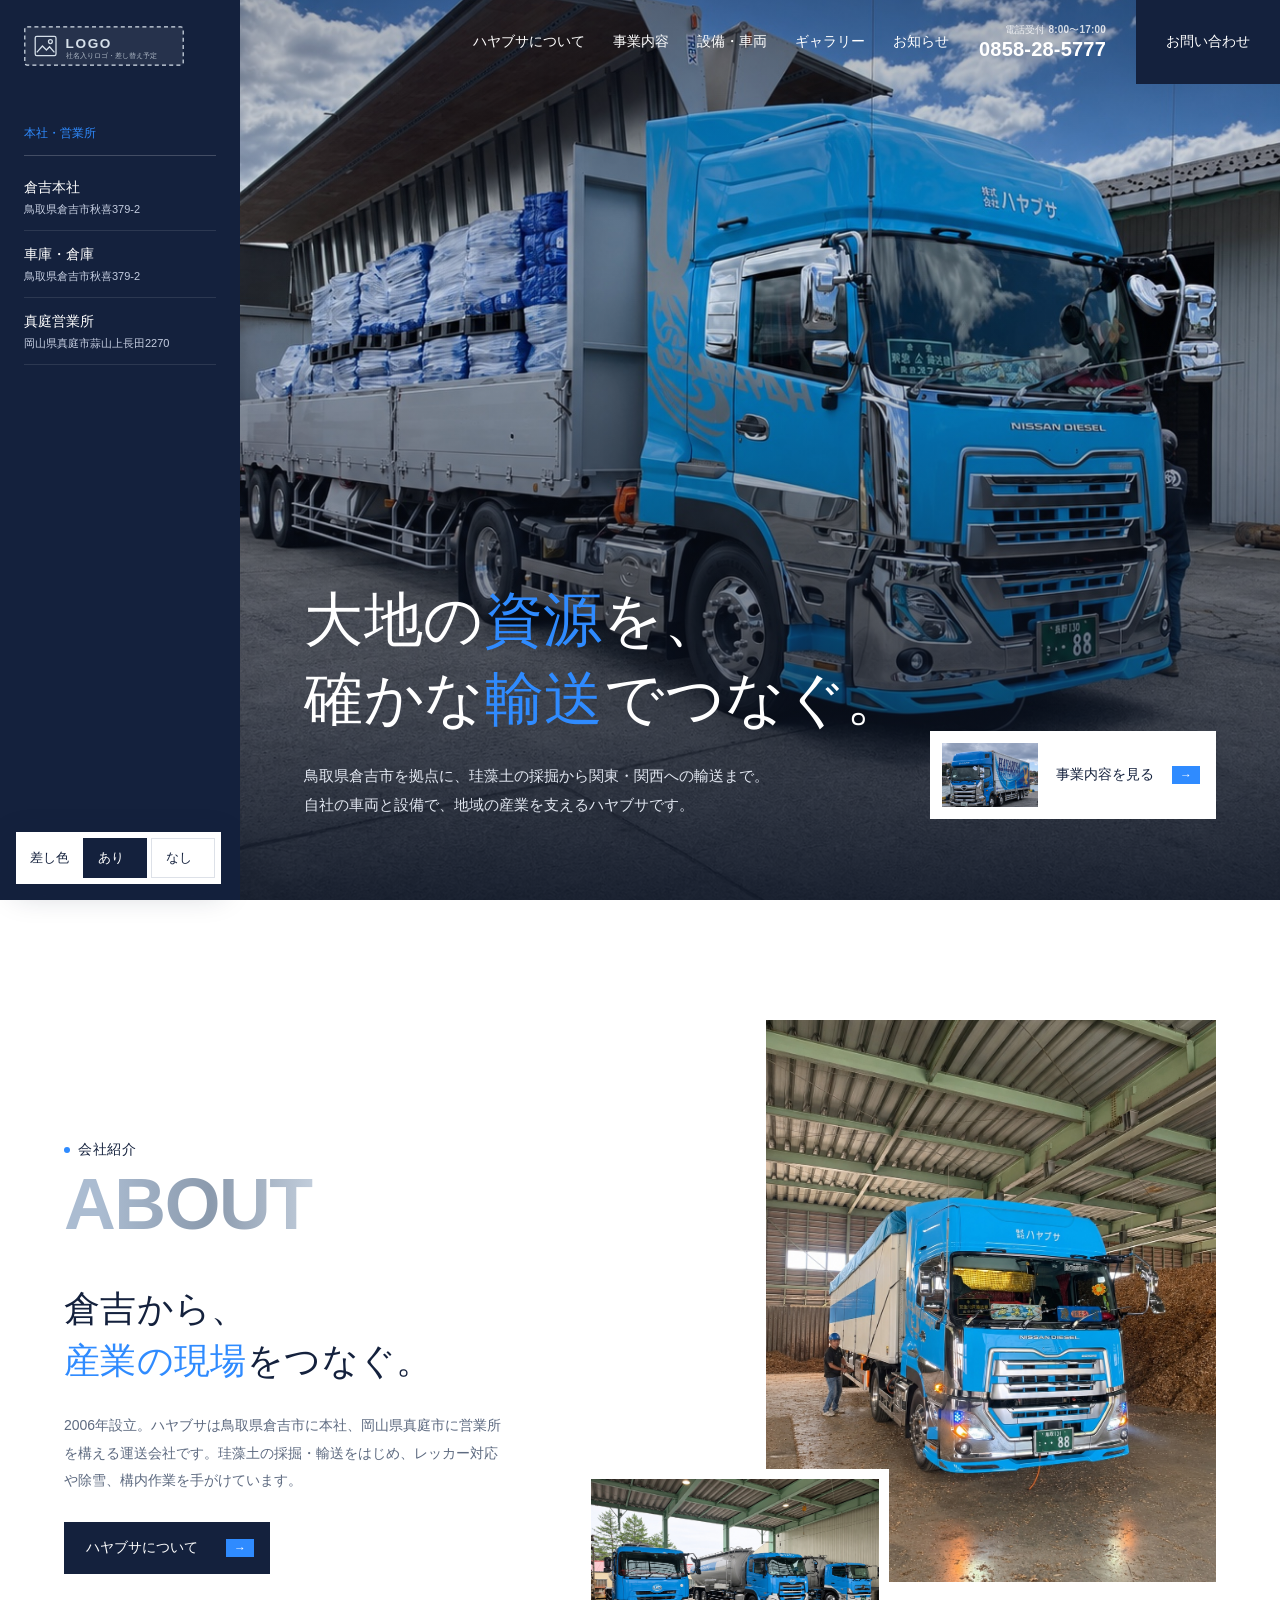
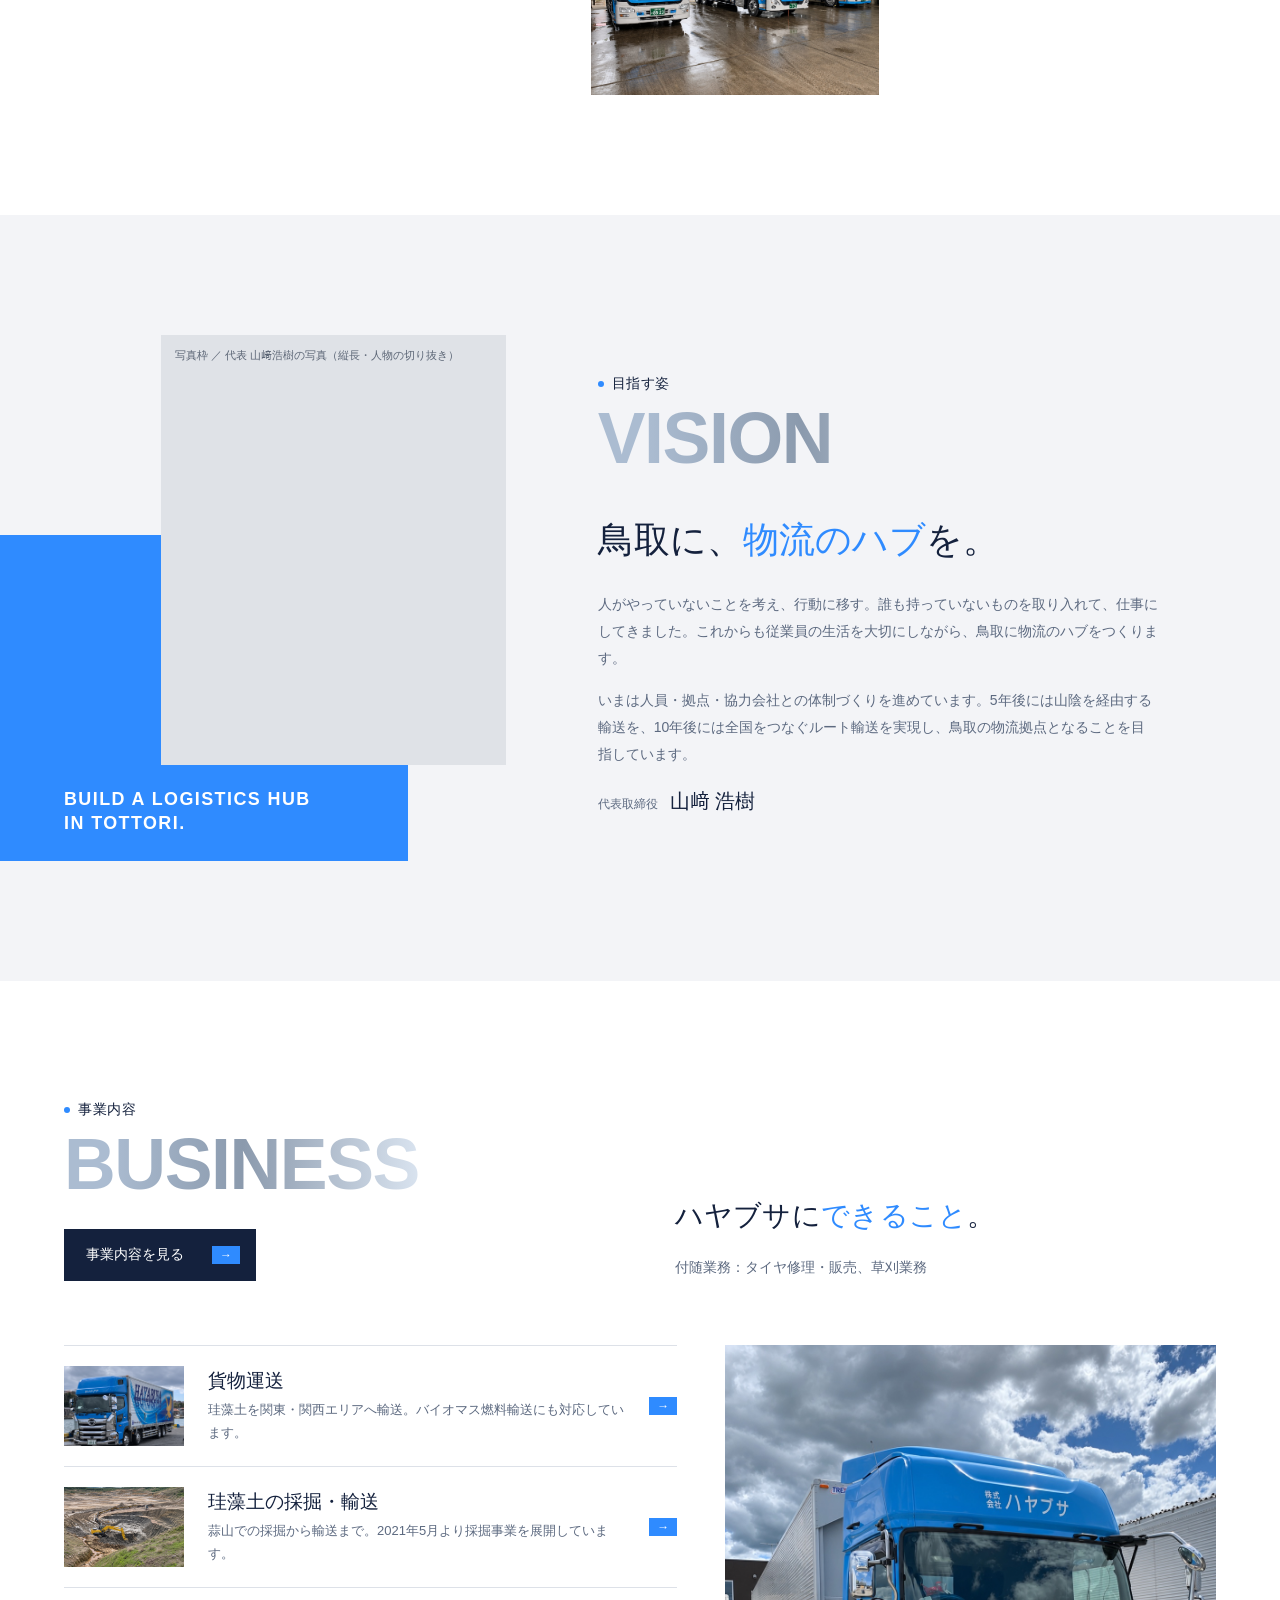
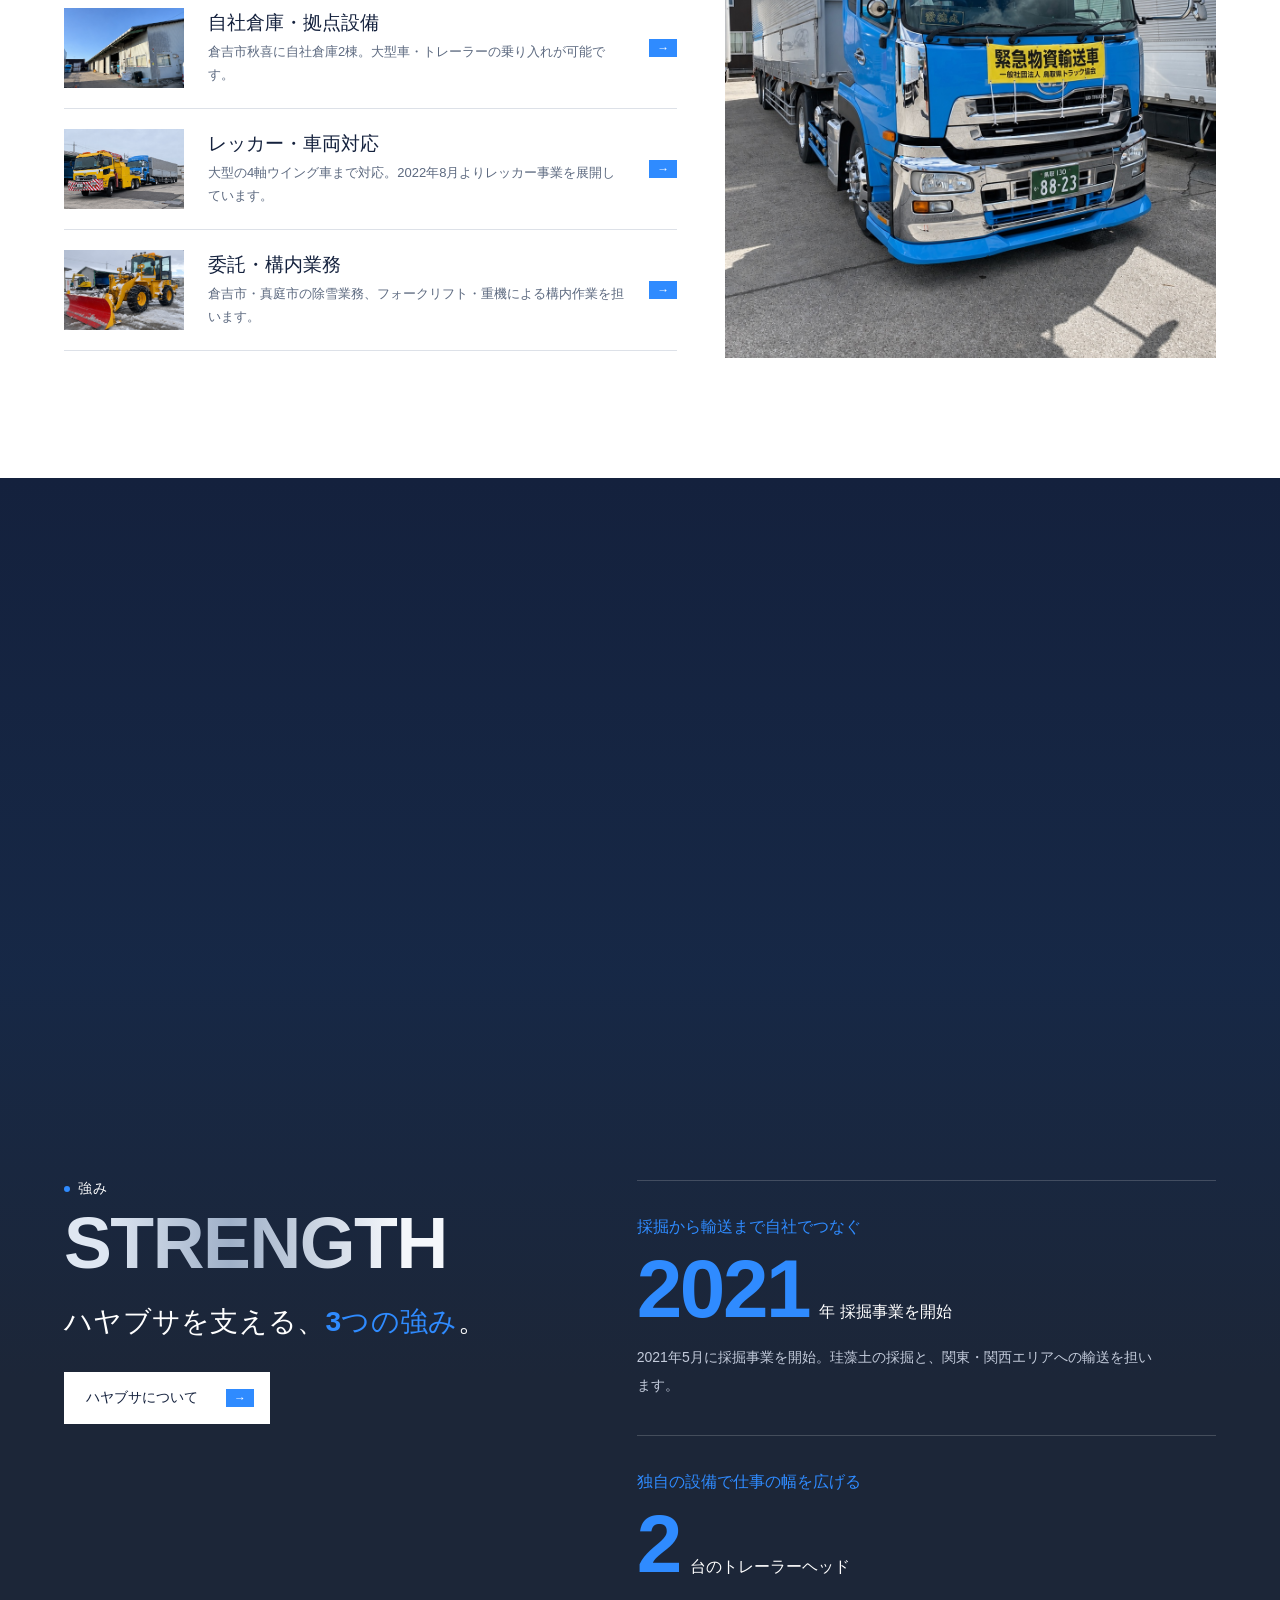
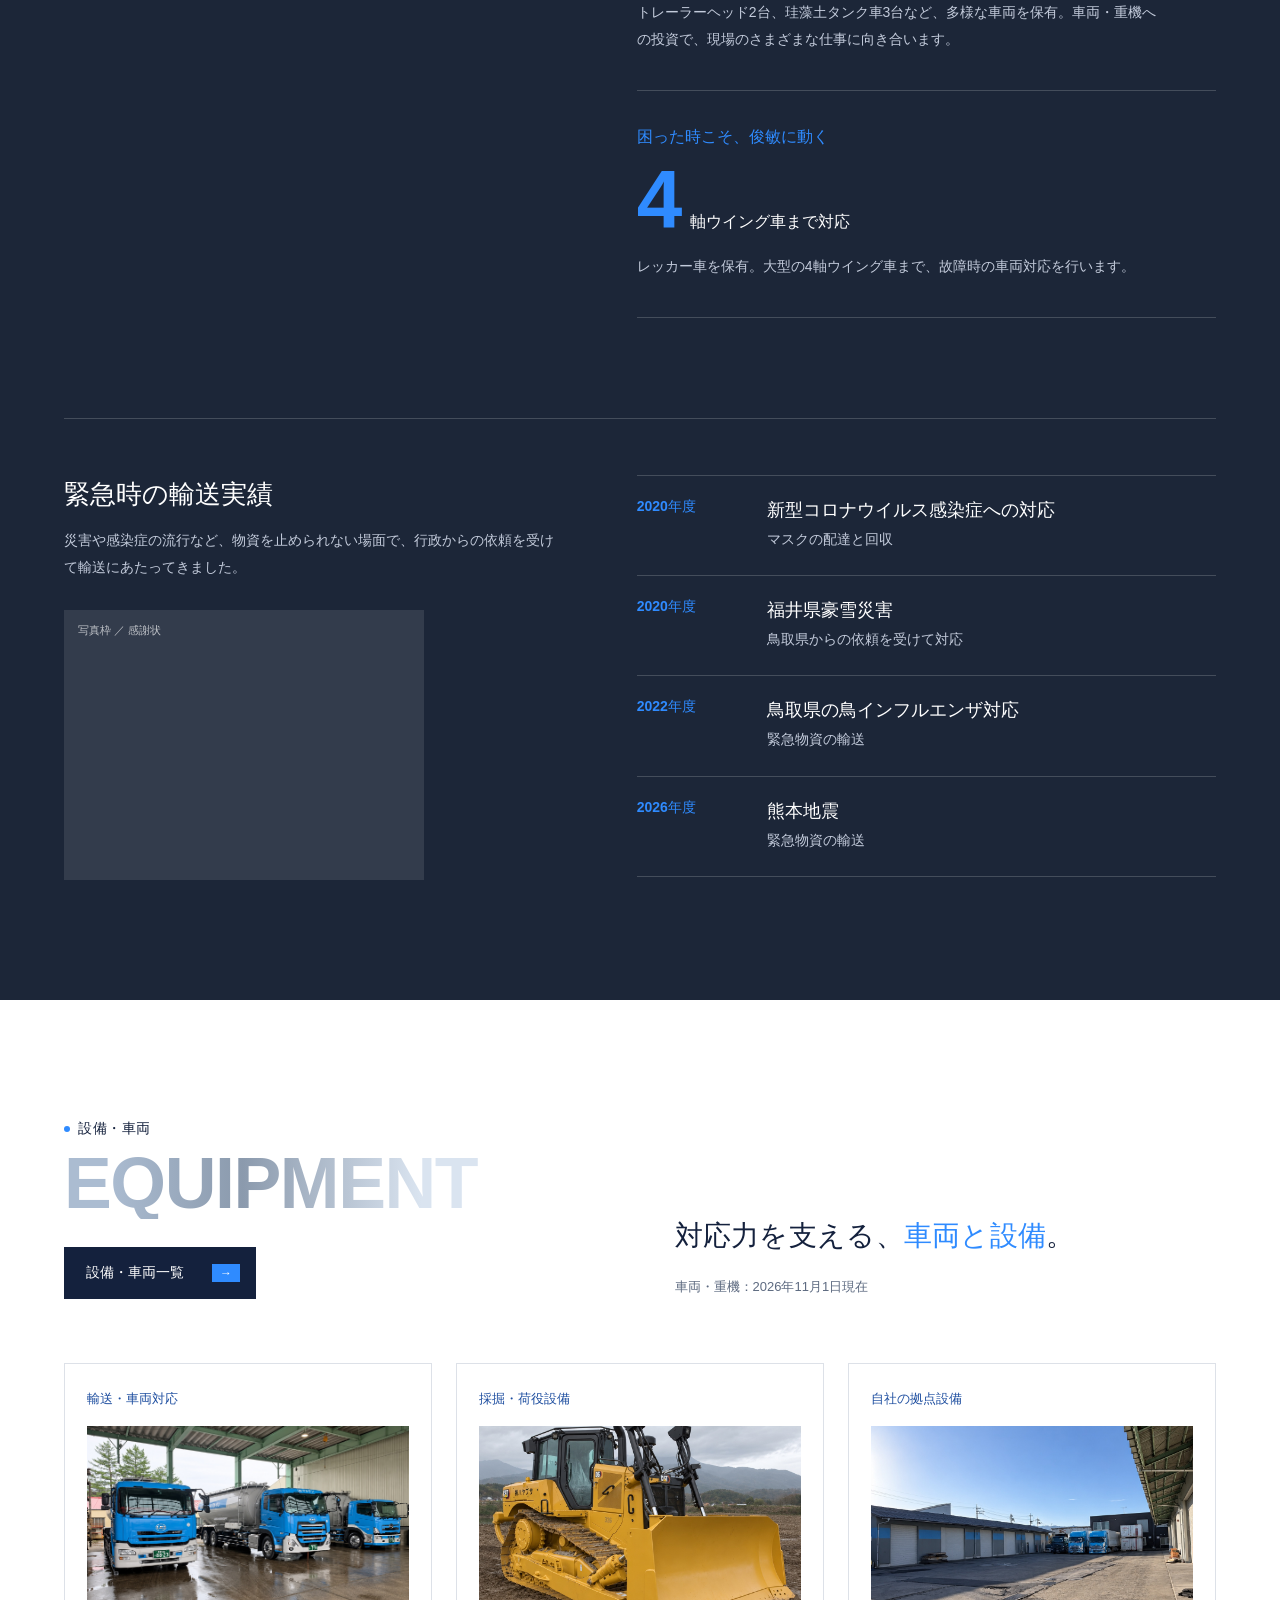
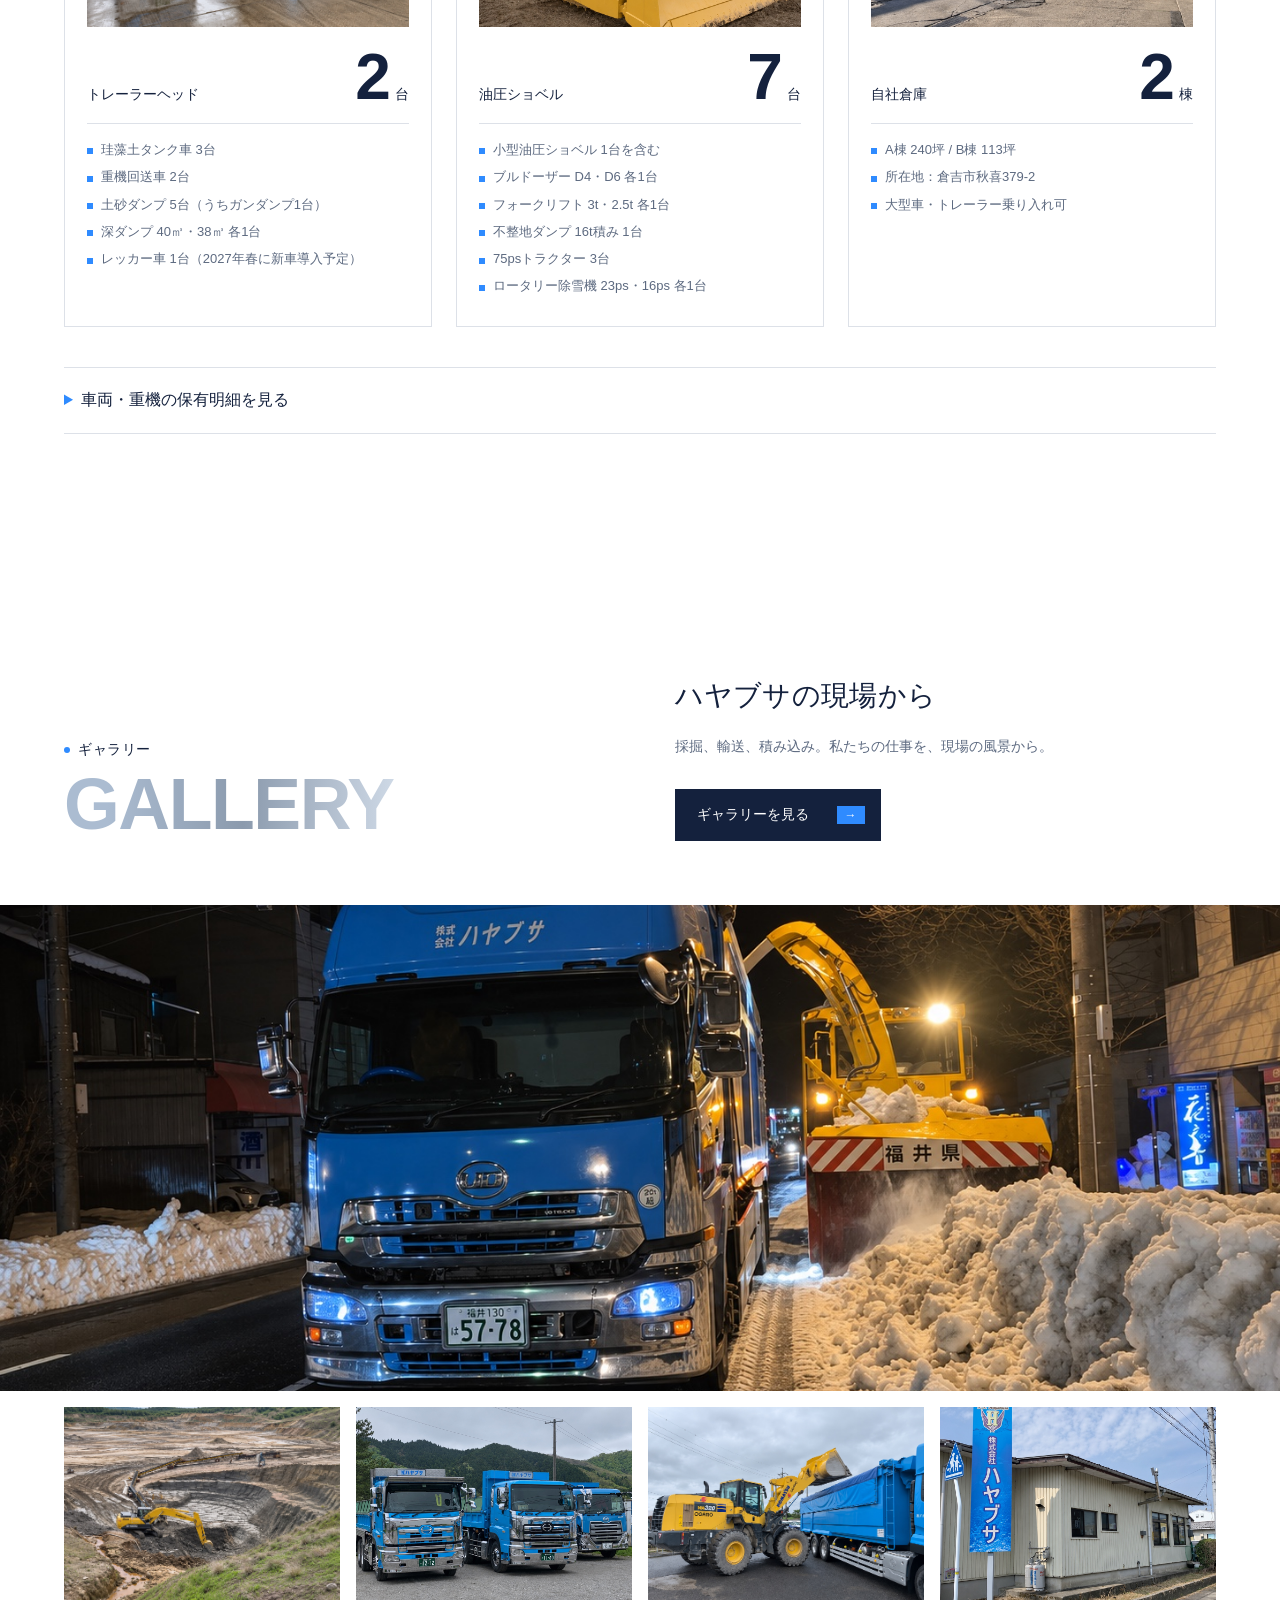
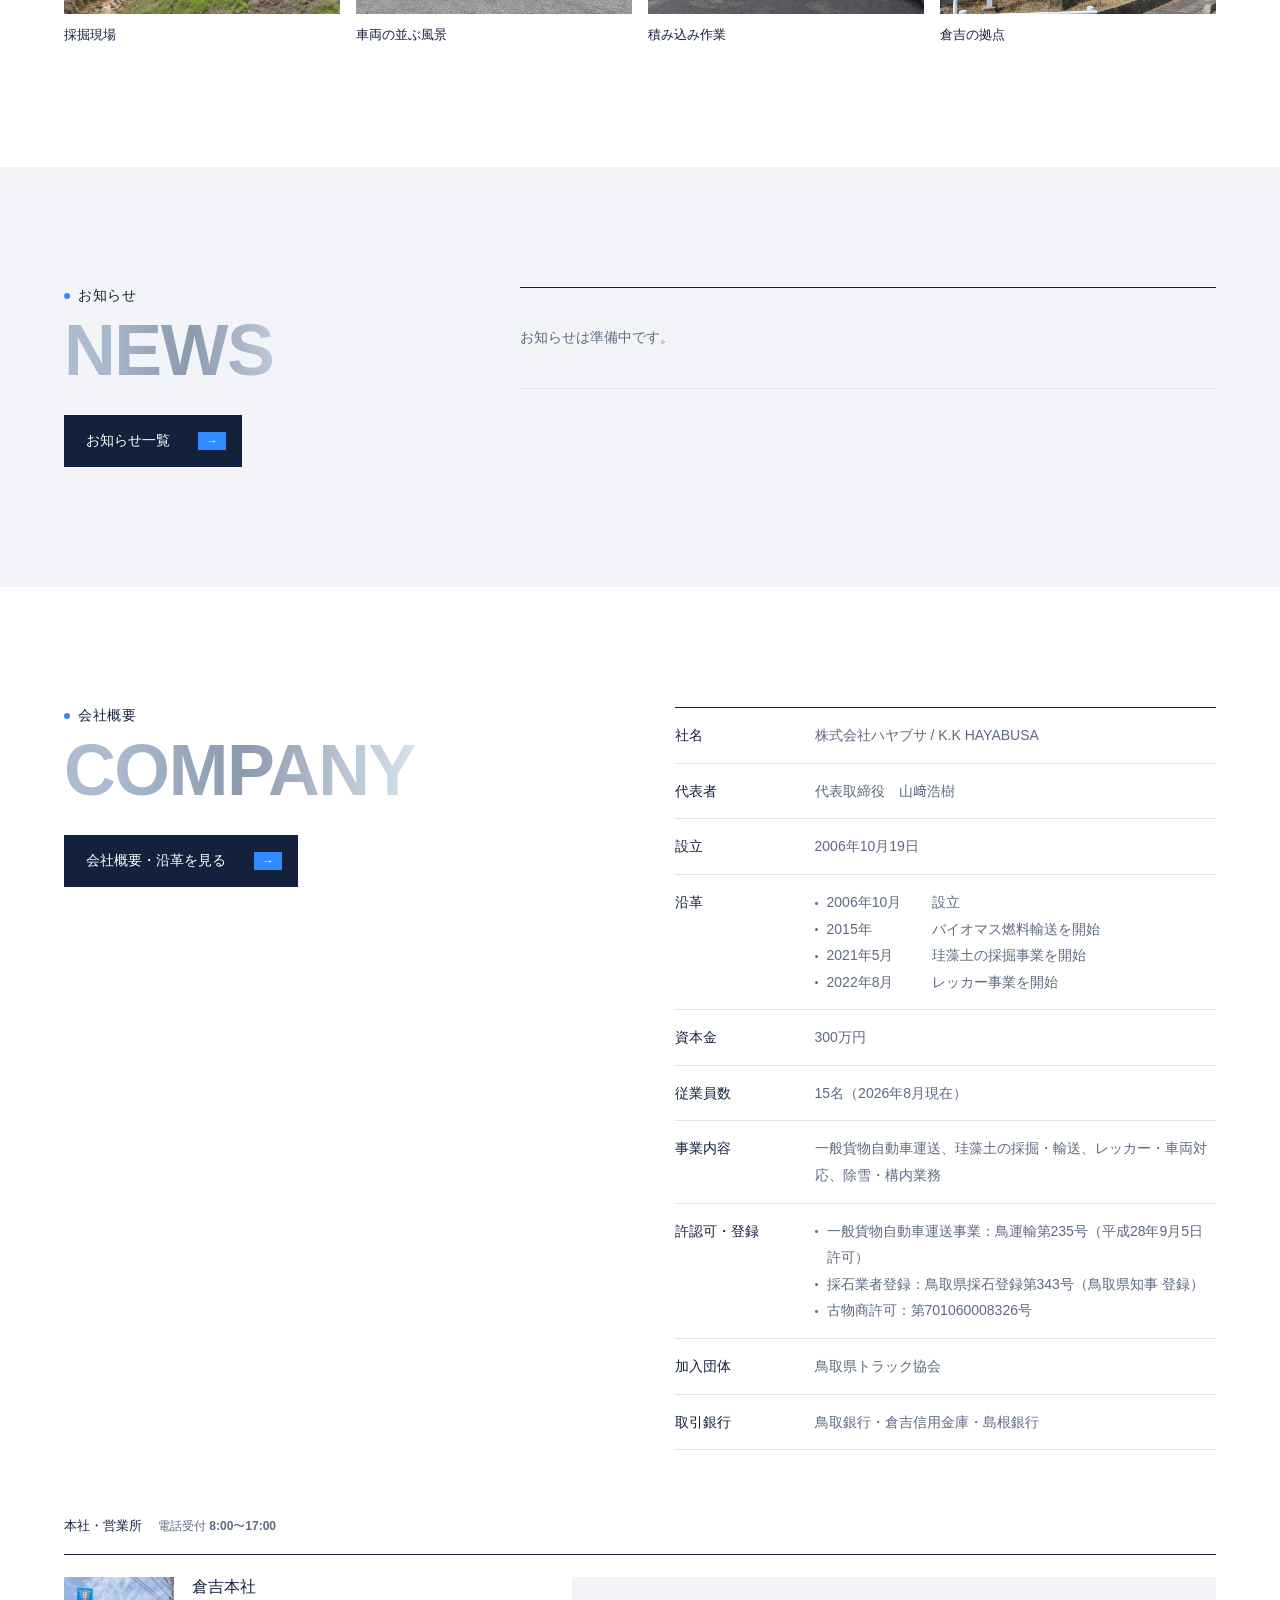
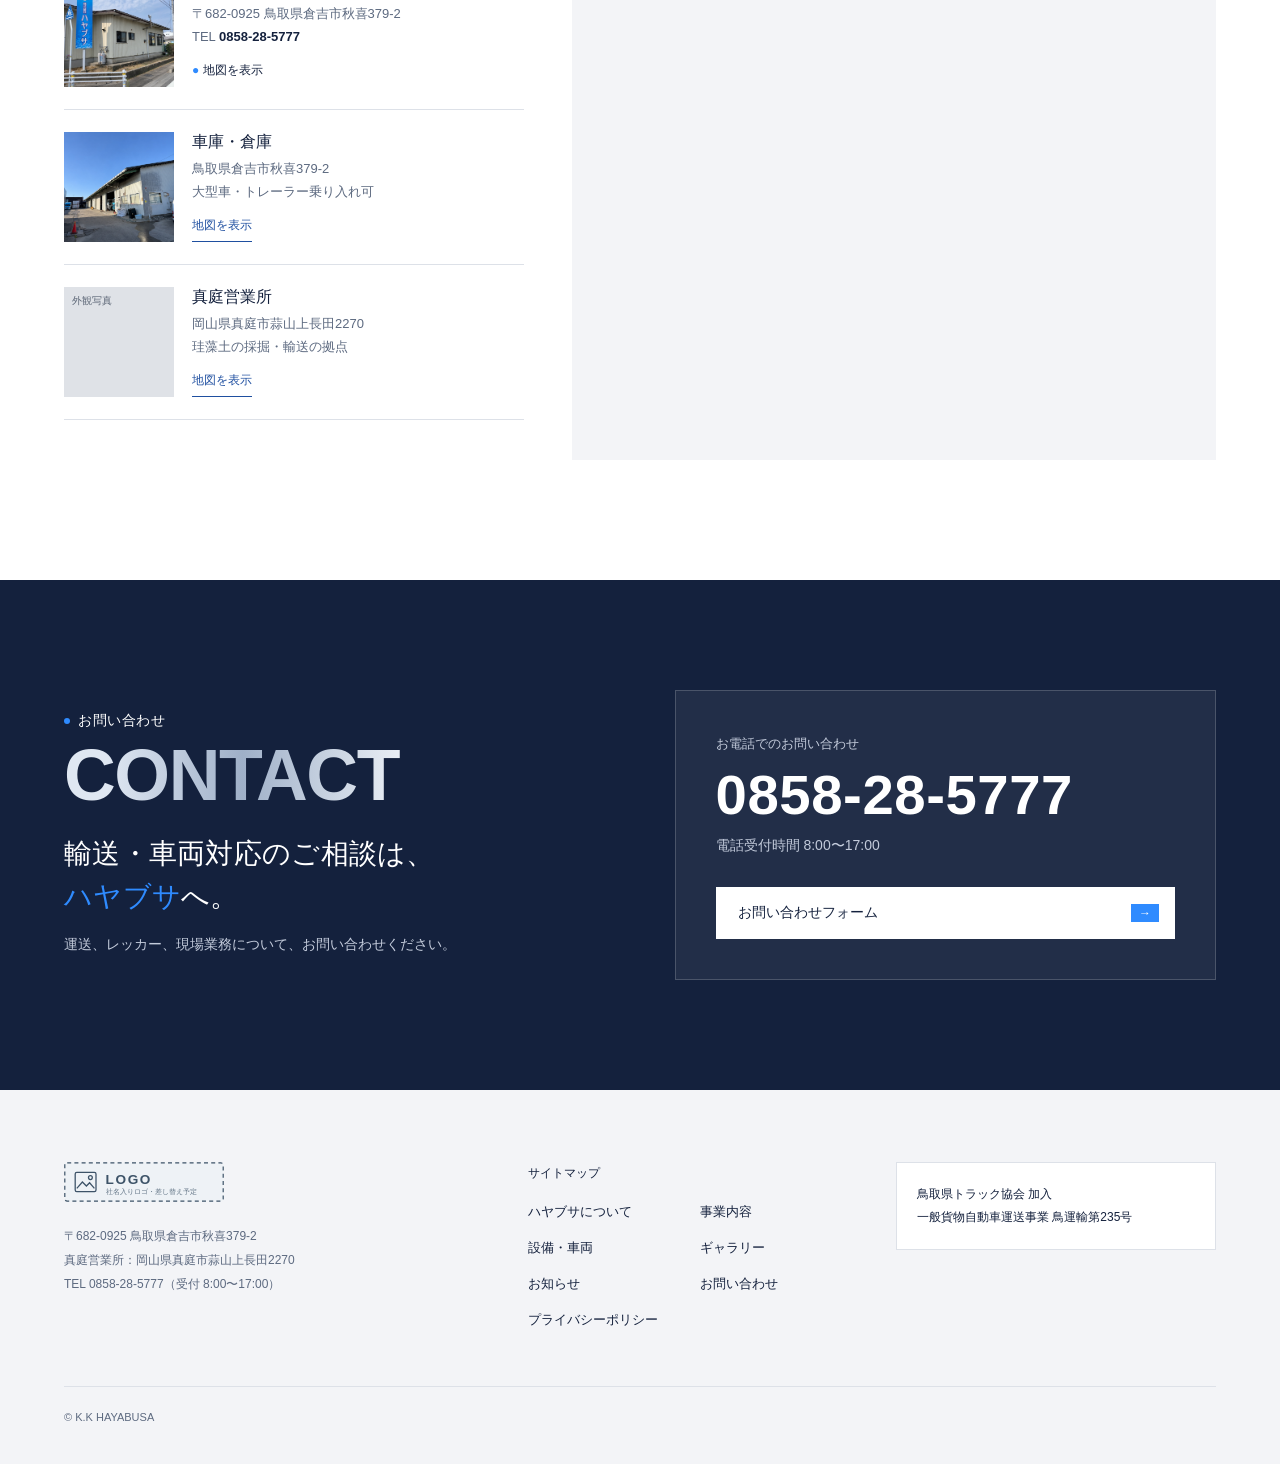
<file: index.html>
<!DOCTYPE html>

<html lang="ja"><head><meta charset="utf-8"/><meta content="width=device-width,initial-scale=1" name="viewport"/><meta content="noindex,nofollow,noarchive" name="robots"/><meta content="light" name="color-scheme"/><title>株式会社ハヤブサ｜採掘・輸送・車両対応</title><link href="styles.css?v=32" rel="stylesheet"/><script defer="" src="client.js?v=4"></script><link href="share.css?v=1" rel="stylesheet"/><script defer="" src="share.js?v=1"></script></head><body><div aria-label="差し色の切り替え" class="share-toggle" role="group"><span class="share-label">差し色</span><button aria-pressed="true" data-accent="on" type="button">あり</button><button aria-pressed="false" data-accent="off" type="button">なし</button></div>
<a class="skip-link" href="#hb-about">本文へ進む</a>
<header class="hb-top"><a aria-label="株式会社ハヤブサ トップページ" class="hb-brand" href="./"><img alt="株式会社ハヤブサ" class="hb-logo hb-logo-light" height="40" src="logo-placeholder-light.svg" width="160"/><img alt="株式会社ハヤブサ" class="hb-logo hb-logo-dark" height="40" src="logo-placeholder.svg" width="160"/></a><nav aria-label="メインナビゲーション" class="hb-nav" id="hb-nav"><a href="company/">ハヤブサについて</a><a href="service/">事業内容</a><a href="equipment/">設備・車両</a><a href="gallery/">ギャラリー</a><a href="news/">お知らせ</a></nav><a class="hb-headtel" href="tel:0858285777"><small>電話受付 8:00〜17:00</small>0858-28-5777</a><a class="hb-headcta" href="contact/">お問い合わせ</a><button aria-controls="hb-nav" aria-expanded="false" class="hb-menu" type="button"><span></span><span></span><b>メニュー</b></button></header>
<main class="hb-page">
<section aria-label="メインビジュアル" class="hb-hero"><aside aria-label="拠点" class="hb-side"><img alt="株式会社ハヤブサ" class="hb-logo" height="40" src="logo-placeholder-light.svg" width="160"/><div class="hb-side-list"><p class="hb-side-title">本社・営業所</p><ul><li><b>倉吉本社</b>鳥取県倉吉市秋喜379-2</li><li><b>車庫・倉庫</b>鳥取県倉吉市秋喜379-2</li><li><b>真庭営業所</b>岡山県真庭市蒜山上長田2270</li></ul></div><p class="hb-side-foot">© 2026 HAYABUSA</p></aside><div class="hb-hero-media hb-placeholder hb-photo"><img alt="荷物を積んだハヤブサの大型トラック" decoding="async" fetchpriority="high" height="1448" src="images/enhanced/IMG_9866.jpg" width="1086"/></div><div class="hb-hero-copy"><h1>大地の<em class="hb-em">資源</em>を、<br/>確かな<em class="hb-em">輸送</em>でつなぐ。</h1><p>鳥取県倉吉市を拠点に、珪藻土の採掘から関東・関西への輸送まで。<br/>自社の車両と設備で、地域の産業を支えるハヤブサです。</p></div><button class="hb-hero-card" data-scroll="hb-services"><span class="hb-placeholder hb-photo"><img alt="ハヤブサの大型トラック" decoding="async" height="1448" loading="lazy" src="images/enhanced/F501E256.jpg" width="1086"/></span><span class="hb-hero-card-text">事業内容を見る</span><i aria-hidden="true" class="hb-chip">→</i></button></section>
<section class="hb-section hb-about" id="hb-about"><div class="hb-about-main"><div class="hb-about-text"><h2 class="hb-title"><span class="hb-title-ja">会社紹介</span><span aria-hidden="true" class="hb-title-en">ABOUT</span></h2><h3 class="hb-about-copy"><span class="hb-nw">倉吉から、</span><span class="hb-nw"><em class="hb-em">産業の現場</em>をつなぐ。</span></h3><p>2006年設立。ハヤブサは鳥取県倉吉市に本社、岡山県真庭市に営業所を構える運送会社です。珪藻土の採掘・輸送をはじめ、レッカー対応や除雪、構内作業を手がけています。</p><a class="hb-btn" href="company/">ハヤブサについて<i aria-hidden="true" class="hb-chip">→</i></a></div><div class="hb-about-photos"><span class="hb-placeholder hb-ph-main hb-photo"><img alt="倉庫内のハヤブサのトラック" decoding="async" height="1448" loading="lazy" src="images/enhanced/509486A8.jpg" width="1086"/></span><span class="hb-placeholder hb-ph-sub hb-photo"><img alt="倉庫に並ぶ車両" decoding="async" height="1086" loading="lazy" src="images/enhanced/C8130447.jpg" width="1448"/></span></div></div></section>
<section class="hb-section hb-vision" id="hb-vision"><div class="hb-vision-grid"><div class="hb-vision-media"><span class="hb-placeholder hb-vision-photo"><span class="hb-photo-tag">写真枠 ／ 代表 山﨑浩樹の写真（縦長・人物の切り抜き）</span></span><p aria-hidden="true" class="hb-vision-band">BUILD A LOGISTICS HUB<br/>IN TOTTORI.</p></div><div class="hb-vision-text"><h2 class="hb-title"><span class="hb-title-ja">目指す姿</span><span aria-hidden="true" class="hb-title-en">VISION</span></h2><h3 class="hb-vision-copy">鳥取に、<em class="hb-em">物流のハブ</em>を。</h3><p>人がやっていないことを考え、行動に移す。誰も持っていないものを取り入れて、仕事にしてきました。これからも従業員の生活を大切にしながら、鳥取に物流のハブをつくります。</p><p>いまは人員・拠点・協力会社との体制づくりを進めています。5年後には山陰を経由する輸送を、10年後には全国をつなぐルート輸送を実現し、鳥取の物流拠点となることを目指しています。</p><p class="hb-vision-name">代表取締役<b>山﨑 浩樹</b></p></div></div></section>
<section class="hb-section hb-business" id="hb-services"><div class="hb-split"><div><h2 class="hb-title"><span class="hb-title-ja">事業内容</span><span aria-hidden="true" class="hb-title-en">BUSINESS</span></h2><a class="hb-btn" href="service/">事業内容を見る<i aria-hidden="true" class="hb-chip">→</i></a></div><div class="hb-split-text"><h3 class="hb-lead">ハヤブサに<em class="hb-em">できること</em>。</h3><p>付随業務：タイヤ修理・販売、草刈業務</p></div></div><div class="hb-biz"><ul class="hb-biz-list">
<li><a href="service/#transport"><span class="hb-placeholder hb-thumb hb-photo"><img alt="貨物輸送を担う大型トラック" decoding="async" height="1448" loading="lazy" src="images/enhanced/F501E256.jpg" width="1086"/></span><span class="hb-biz-body"><b>貨物運送</b><span>珪藻土を関東・関西エリアへ輸送。バイオマス燃料輸送にも対応しています。</span></span><i aria-hidden="true" class="hb-chip">→</i></a></li>
<li><a href="service/#diatomite"><span class="hb-placeholder hb-thumb hb-photo"><img alt="珪藻土の採掘現場とバックホウ" decoding="async" height="941" loading="lazy" src="images/enhanced/quarry-wide.jpg" width="1672"/></span><span class="hb-biz-body"><b>珪藻土の採掘・輸送</b><span>蒜山での採掘から輸送まで。2021年5月より採掘事業を展開しています。</span></span><i aria-hidden="true" class="hb-chip">→</i></a></li>
<li><a href="service/#warehouse"><span class="hb-placeholder hb-thumb hb-photo"><img alt="ハヤブサの自社倉庫の外観" decoding="async" height="1448" loading="lazy" src="images/enhanced/IMG_0410.jpg" width="1086"/></span><span class="hb-biz-body"><b>自社倉庫・拠点設備</b><span>倉吉市秋喜に自社倉庫2棟。大型車・トレーラーの乗り入れが可能です。</span></span><i aria-hidden="true" class="hb-chip">→</i></a></li>
<li><a href="service/#towing"><span class="hb-placeholder hb-thumb hb-photo"><img alt="レッカー車と大型トラック" decoding="async" height="1086" loading="lazy" src="images/enhanced/522DA483.jpg" width="1448"/></span><span class="hb-biz-body"><b>レッカー・車両対応</b><span>大型の4軸ウイング車まで対応。2022年8月よりレッカー事業を展開しています。</span></span><i aria-hidden="true" class="hb-chip">→</i></a></li>
<li><a href="service/#field-work"><span class="hb-placeholder hb-thumb hb-photo"><img alt="雪の現場で稼働する除雪車両" decoding="async" height="1448" loading="lazy" src="images/enhanced/D3CCD402.jpg" width="1086"/></span><span class="hb-biz-body"><b>委託・構内業務</b><span>倉吉市・真庭市の除雪業務、フォークリフト・重機による構内作業を担います。</span></span><i aria-hidden="true" class="hb-chip">→</i></a></li>
</ul><span class="hb-placeholder hb-biz-photo hb-photo"><img alt="ハヤブサの大型トラックの正面" decoding="async" height="1448" loading="lazy" src="images/enhanced/IMG_9868.jpg" width="1086"/></span></div></section>
<section class="hb-strengths" id="hb-strengths"><div aria-hidden="true" class="hb-strengths-bg"><span class="hb-placeholder hb-photo"><picture><source media="(max-width: 800px)" srcset="images/enhanced/quarry-mobile.jpg"/><img alt="珪藻土の採掘現場" decoding="async" height="941" loading="lazy" src="images/enhanced/quarry-wide.jpg" width="1672"/></picture></span><i class="hb-strengths-veil"></i></div><div class="hb-strengths-inner"><div class="hb-strengths-head"><h2 class="hb-title hb-title-light"><span class="hb-title-ja">強み</span><span aria-hidden="true" class="hb-title-en">STRENGTH</span></h2><p class="hb-lead">ハヤブサを支える、<em class="hb-em">3つの強み</em>。</p><a class="hb-btn hb-btn-light" href="company/">ハヤブサについて<i aria-hidden="true" class="hb-chip">→</i></a></div><ol class="hb-figures">
<li><h3>採掘から輸送まで自社でつなぐ</h3><p class="hb-figure"><strong>2021</strong><span>年 採掘事業を開始</span></p><p>2021年5月に採掘事業を開始。珪藻土の採掘と、関東・関西エリアへの輸送を担います。</p></li>
<li><h3>独自の設備で仕事の幅を広げる</h3><p class="hb-figure"><strong>2</strong><span>台のトレーラーヘッド</span></p><p>トレーラーヘッド2台、珪藻土タンク車3台など、多様な車両を保有。車両・重機への投資で、現場のさまざまな仕事に向き合います。</p></li>
<li><h3>困った時こそ、俊敏に動く</h3><p class="hb-figure"><strong>4</strong><span>軸ウイング車まで対応</span></p><p>レッカー車を保有。大型の4軸ウイング車まで、故障時の車両対応を行います。</p></li>
</ol></div>
<div class="hb-relief"><div class="hb-relief-head"><h3>緊急時の輸送実績</h3><p>災害や感染症の流行など、物資を止められない場面で、行政からの依頼を受けて輸送にあたってきました。</p><span class="hb-placeholder"><span class="hb-photo-tag">写真枠 ／ 感謝状</span></span></div><ul class="hb-relief-list">
<li><time>2020年度</time><div><h4>新型コロナウイルス感染症への対応</h4><p>マスクの配達と回収</p></div></li>
<li><time>2020年度</time><div><h4>福井県豪雪災害</h4><p>鳥取県からの依頼を受けて対応</p></div></li>
<li><time>2022年度</time><div><h4>鳥取県の鳥インフルエンザ対応</h4><p>緊急物資の輸送</p></div></li>
<li><time>2026年度</time><div><h4>熊本地震</h4><p>緊急物資の輸送</p></div></li>
</ul></div></section>
<section class="hb-section hb-equipment" id="hb-equipment"><div class="hb-split"><div><h2 class="hb-title"><span class="hb-title-ja">設備・車両</span><span aria-hidden="true" class="hb-title-en">EQUIPMENT</span></h2><a class="hb-btn" href="equipment/">設備・車両一覧<i aria-hidden="true" class="hb-chip">→</i></a></div><div class="hb-split-text"><h3 class="hb-lead">対応力を支える、<em class="hb-em">車両と設備</em>。</h3><p class="hb-fleet-date">車両・重機：2026年11月1日現在</p></div></div><div class="hb-equip-grid">
<div class="hb-equip"><p class="hb-equip-label">輸送・車両対応</p><span class="hb-placeholder hb-photo"><img alt="倉庫に並ぶハヤブサの車両" decoding="async" height="1086" loading="lazy" src="images/enhanced/C8130447.jpg" width="1448"/></span><p class="hb-count"><span>トレーラーヘッド</span><strong>2</strong><span>台</span></p><ul><li>珪藻土タンク車 3台</li><li>重機回送車 2台</li><li>土砂ダンプ 5台（うちガンダンプ1台）</li><li>深ダンプ 40㎥・38㎥ 各1台</li><li>レッカー車 1台（2027年春に新車導入予定）</li></ul></div>
<div class="hb-equip"><p class="hb-equip-label">採掘・荷役設備</p><span class="hb-placeholder hb-photo"><img alt="採掘現場で使用するブルドーザー" decoding="async" height="1448" loading="lazy" src="images/enhanced/CA352D6F.jpg" width="1086"/></span><p class="hb-count"><span>油圧ショベル</span><strong>7</strong><span>台</span></p><ul><li>小型油圧ショベル 1台を含む</li><li>ブルドーザー D4・D6 各1台</li><li>フォークリフト 3t・2.5t 各1台</li><li>不整地ダンプ 16t積み 1台</li><li>75psトラクター 3台</li><li>ロータリー除雪機 23ps・16ps 各1台</li></ul></div>
<div class="hb-equip"><p class="hb-equip-label">自社の拠点設備</p><span class="hb-placeholder hb-photo"><img alt="自社倉庫と構内の様子" decoding="async" height="1448" loading="lazy" src="images/enhanced/IMG_0411.jpg" width="1086"/></span><p class="hb-count"><span>自社倉庫</span><strong>2</strong><span>棟</span></p><ul><li>A棟 240坪 / B棟 113坪</li><li>所在地：倉吉市秋喜379-2</li><li>大型車・トレーラー乗り入れ可</li></ul></div>
</div><details class="hb-fleet-details" id="hb-fleet-details"><summary>車両・重機の保有明細を見る</summary><div class="hb-fleet-table-wrap"><table class="hb-fleet-table"><caption>保有車両・重機一覧（2026年11月1日現在）</caption><thead><tr><th scope="col">区分</th><th scope="col">車両・設備</th><th scope="col">台数・補足</th></tr></thead><tbody><tr><td>トレーラー</td><th scope="row">トレーラーヘッド</th><td>2台</td></tr><tr><td>トレーラー</td><th scope="row">トレーラーウィング12m車</th><td>1台</td></tr><tr><td>トレーラー</td><th scope="row">JRコンテナ2基積み車</th><td>1台</td></tr><tr><td>トレーラー</td><th scope="row">木質チップスライドデッキ70㎥</th><td>1台</td></tr><tr><td>大型トラック</td><th scope="row">4軸低床ウィング10mボディ車</th><td>1台</td></tr><tr><td>大型トラック</td><th scope="row">木質スライドデッキ50㎥</th><td>1台</td></tr><tr><td>大型トラック</td><th scope="row">重機回送車</th><td>2台</td></tr><tr><td>大型トラック</td><th scope="row">珪藻土タンク車</th><td>3台</td></tr><tr><td>大型トラック</td><th scope="row">土砂ダンプ</th><td>5台（うちガンダンプ1台）</td></tr><tr><td>大型トラック</td><th scope="row">レッカー車</th><td>1台（2027年春に新車導入予定）</td></tr><tr><td>大型トラック</td><th scope="row">深ダンプ40㎥・38㎥</th><td>各1台</td></tr><tr><td>小型トラック等</td><th scope="row">3t積みウイング車</th><td>1台</td></tr><tr><td>小型トラック等</td><th scope="row">積載車（営業ナンバー）</th><td>1台</td></tr><tr><td>小型トラック等</td><th scope="row">重機燃料給油990L車</th><td>1台</td></tr><tr><td>小型トラック等</td><th scope="row">レッカー誘導車</th><td>1台</td></tr><tr><td>小型トラック等</td><th scope="row">軽トラック</th><td>2台</td></tr><tr><td>重機</td><th scope="row">油圧ショベル 0.9</th><td>1台</td></tr><tr><td>重機</td><th scope="row">油圧ショベル 0.7</th><td>2台（うち小旋回1台）</td></tr><tr><td>重機</td><th scope="row">油圧ショベル 0.45・小旋回</th><td>1台</td></tr><tr><td>重機</td><th scope="row">油圧ショベル 0.25・グラップル付き</th><td>2台</td></tr><tr><td>重機</td><th scope="row">小型油圧ショベル</th><td>1台</td></tr><tr><td>重機</td><th scope="row">ブルドーザー D4・D6</th><td>各1台</td></tr><tr><td>重機</td><th scope="row">不整地ダンプ16t積み</th><td>1台</td></tr><tr><td>トラクター</td><th scope="row">75psトラクター</th><td>3台</td></tr><tr><td>草刈用機器</td><th scope="row">スライドモア・モア・アームモア</th><td>各1台</td></tr><tr><td>フォークリフト</td><th scope="row">3t車・2.5t車</th><td>各1台</td></tr><tr><td>ロータリー除雪機</td><th scope="row">23ps・16ps</th><td>各1台</td></tr></tbody></table></div></details></section>
<section class="hb-gallerysection" id="hb-gallery"><div class="hb-section hb-gallery-head"><div class="hb-split"><div><h2 class="hb-title"><span class="hb-title-ja">ギャラリー</span><span aria-hidden="true" class="hb-title-en">GALLERY</span></h2></div><div class="hb-split-text"><h3 class="hb-lead">ハヤブサの現場から</h3><p>採掘、輸送、積み込み。私たちの仕事を、現場の風景から。</p><a class="hb-btn" href="gallery/">ギャラリーを見る<i aria-hidden="true" class="hb-chip">→</i></a></div></div></div><span class="hb-placeholder hb-panorama hb-photo"><img alt="雪の夜に稼働するハヤブサの大型トラック" decoding="async" height="1086" loading="lazy" src="images/enhanced/DFBA4855.jpg" width="1448"/></span><ul class="hb-strip"><li><span class="hb-placeholder hb-photo"><img alt="採掘現場と重機" decoding="async" height="941" loading="lazy" src="images/enhanced/quarry-wide.jpg" width="1672"/></span><p>採掘現場</p></li><li><span class="hb-placeholder hb-photo"><img alt="青いトラックが並ぶ風景" decoding="async" height="1448" loading="lazy" src="images/enhanced/8575B940.jpg" width="1086"/></span><p>車両の並ぶ風景</p></li><li><span class="hb-placeholder hb-photo"><img alt="重機でトラックへ積み込む作業" decoding="async" height="1086" loading="lazy" src="images/enhanced/9B75D0AB.jpg" width="1448"/></span><p>積み込み作業</p></li><li><span class="hb-placeholder hb-photo"><img alt="ハヤブサの看板と事務所の外観" decoding="async" height="1448" loading="lazy" src="images/enhanced/IMG_9839.jpg" width="1086"/></span><p>倉吉の拠点</p></li></ul></section>
<section class="hb-section hb-newssection" id="hb-news"><div class="hb-news-grid"><div><h2 class="hb-title"><span class="hb-title-ja">お知らせ</span><span aria-hidden="true" class="hb-title-en">NEWS</span></h2><a class="hb-btn" href="news/">お知らせ一覧<i aria-hidden="true" class="hb-chip">→</i></a></div><div class="hb-news-empty"><p>お知らせは準備中です。</p></div></div></section>
<section class="hb-section hb-company" id="hb-company"><div class="hb-split"><div><h2 class="hb-title"><span class="hb-title-ja">会社概要</span><span aria-hidden="true" class="hb-title-en">COMPANY</span></h2><a class="hb-btn" href="company/">会社概要・沿革を見る<i aria-hidden="true" class="hb-chip">→</i></a></div><div class="hb-split-text"><table class="hb-companytable"><tbody>
<tr><th scope="row">社名</th><td>株式会社ハヤブサ / K.K HAYABUSA</td></tr>
<tr><th scope="row">代表者</th><td>代表取締役　山﨑浩樹</td></tr>
<tr><th scope="row">設立</th><td>2006年10月19日</td></tr>
<tr><th scope="row">沿革</th><td><ol class="hb-cell-history"><li><time>2006年10月</time>設立</li><li><time>2015年</time>バイオマス燃料輸送を開始</li><li><time>2021年5月</time>珪藻土の採掘事業を開始</li><li><time>2022年8月</time>レッカー事業を開始</li></ol></td></tr>
<tr><th scope="row">資本金</th><td>300万円</td></tr>
<tr><th scope="row">従業員数</th><td>15名（2026年8月現在）</td></tr>
<tr><th scope="row">事業内容</th><td>一般貨物自動車運送、珪藻土の採掘・輸送、レッカー・車両対応、除雪・構内業務</td></tr>
<tr><th scope="row">許認可・登録</th><td><ul class="hb-cell-list"><li>一般貨物自動車運送事業：鳥運輸第235号（平成28年9月5日 許可）</li><li>採石業者登録：鳥取県採石登録第343号（鳥取県知事 登録）</li><li>古物商許可：第701060008326号</li></ul></td></tr>
<tr><th scope="row">加入団体</th><td>鳥取県トラック協会</td></tr>
<tr><th scope="row">取引銀行</th><td>鳥取銀行・倉吉信用金庫・島根銀行</td></tr>
</tbody></table></div></div><div class="hb-offices"><p class="hb-offices-title">本社・営業所<small>電話受付 8:00〜17:00</small></p><div class="hb-offices-body"><ul>
<li><span class="hb-placeholder hb-photo"><img alt="ハヤブサの本社外観" decoding="async" height="1448" loading="lazy" src="images/enhanced/IMG_9839.jpg" width="1086"/></span><div><h3>倉吉本社</h3><p>〒682-0925 鳥取県倉吉市秋喜379-2</p><p>TEL <a href="tel:0858285777">0858-28-5777</a></p><button aria-pressed="true" class="hb-maplink" data-map="https://maps.google.com/maps?q=35.4294110,133.7963575&amp;z=16&amp;output=embed" data-map-name="倉吉本社" type="button">地図を表示</button></div></li>
<li><span class="hb-placeholder hb-photo"><img alt="ハヤブサの車庫・倉庫の外観" decoding="async" height="1448" loading="lazy" src="images/enhanced/IMG_0410.jpg" width="1086"/></span><div><h3>車庫・倉庫</h3><p>鳥取県倉吉市秋喜379-2</p><p>大型車・トレーラー乗り入れ可</p><button aria-pressed="false" class="hb-maplink" data-map="https://maps.google.com/maps?q=%E9%B3%A5%E5%8F%96%E7%9C%8C%E5%80%89%E5%90%89%E5%B8%82%E7%A7%8B%E5%96%9C379-2&amp;z=15&amp;output=embed" data-map-name="車庫・倉庫" type="button">地図を表示</button></div></li>
<li><span class="hb-placeholder"><span class="hb-photo-tag">外観写真</span></span><div><h3>真庭営業所</h3><p>岡山県真庭市蒜山上長田2270</p><p>珪藻土の採掘・輸送の拠点</p><button aria-pressed="false" class="hb-maplink" data-map="https://maps.google.com/maps?q=%E5%B2%A1%E5%B1%B1%E7%9C%8C%E7%9C%9F%E5%BA%AD%E5%B8%82%E8%92%9C%E5%B1%B1%E4%B8%8A%E9%95%B7%E7%94%B02270&amp;z=15&amp;output=embed" data-map-name="真庭営業所" type="button">地図を表示</button></div></li>
</ul><div class="hb-map"><iframe allowfullscreen="" referrerpolicy="no-referrer-when-downgrade" src="https://maps.google.com/maps?q=35.4294110,133.7963575&amp;z=16&amp;output=embed" title="地図：倉吉本社"></iframe></div></div></div>
</section>
<section class="hb-contact" id="hb-contact"><div class="hb-contact-inner"><div><h2 class="hb-title hb-title-light"><span class="hb-title-ja">お問い合わせ</span><span aria-hidden="true" class="hb-title-en">CONTACT</span></h2><p class="hb-lead"><span class="hb-nw">輸送・車両対応のご相談は、</span><span class="hb-nw"><em class="hb-em">ハヤブサ</em>へ。</span></p><p>運送、レッカー、現場業務について、お問い合わせください。</p></div><div class="hb-contact-box"><p class="hb-contact-label">お電話でのお問い合わせ</p><a class="hb-tel" href="tel:0858285777">0858-28-5777</a><p>電話受付時間 8:00〜17:00</p><a class="hb-btn hb-btn-light" href="contact/">お問い合わせフォーム<i aria-hidden="true" class="hb-chip">→</i></a></div></div></section>
</main>
<footer class="hb-footer"><div class="hb-footer-inner"><div><a href="./"><img alt="株式会社ハヤブサ" class="hb-logo" height="40" src="logo-placeholder.svg" width="160"/></a><p>〒682-0925 鳥取県倉吉市秋喜379-2<br/>真庭営業所：岡山県真庭市蒜山上長田2270<br/>TEL 0858-28-5777（受付 8:00〜17:00）</p></div><nav aria-label="フッターナビゲーション" class="hb-footnav"><p class="hb-footnav-title">サイトマップ</p><a href="company/">ハヤブサについて</a><a href="service/">事業内容</a><a href="equipment/">設備・車両</a><a href="gallery/">ギャラリー</a><a href="news/">お知らせ</a><a href="contact/">お問い合わせ</a><a href="privacy/">プライバシーポリシー</a></nav><div class="hb-footer-badge"><p>鳥取県トラック協会 加入</p><p>一般貨物自動車運送事業 鳥運輸第235号</p></div></div><p class="hb-copyright">© K.K HAYABUSA</p></footer><div class="hb-spbar"><a href="tel:0858285777"><span aria-hidden="true">☎</span><b>0858-28-5777<small>電話受付 8:00〜17:00</small></b></a><a class="hb-spcontact" href="contact/"><span aria-hidden="true">✉</span><b>お問い合わせ<small>ご相談はこちら</small></b></a></div>

</body></html>
</file>
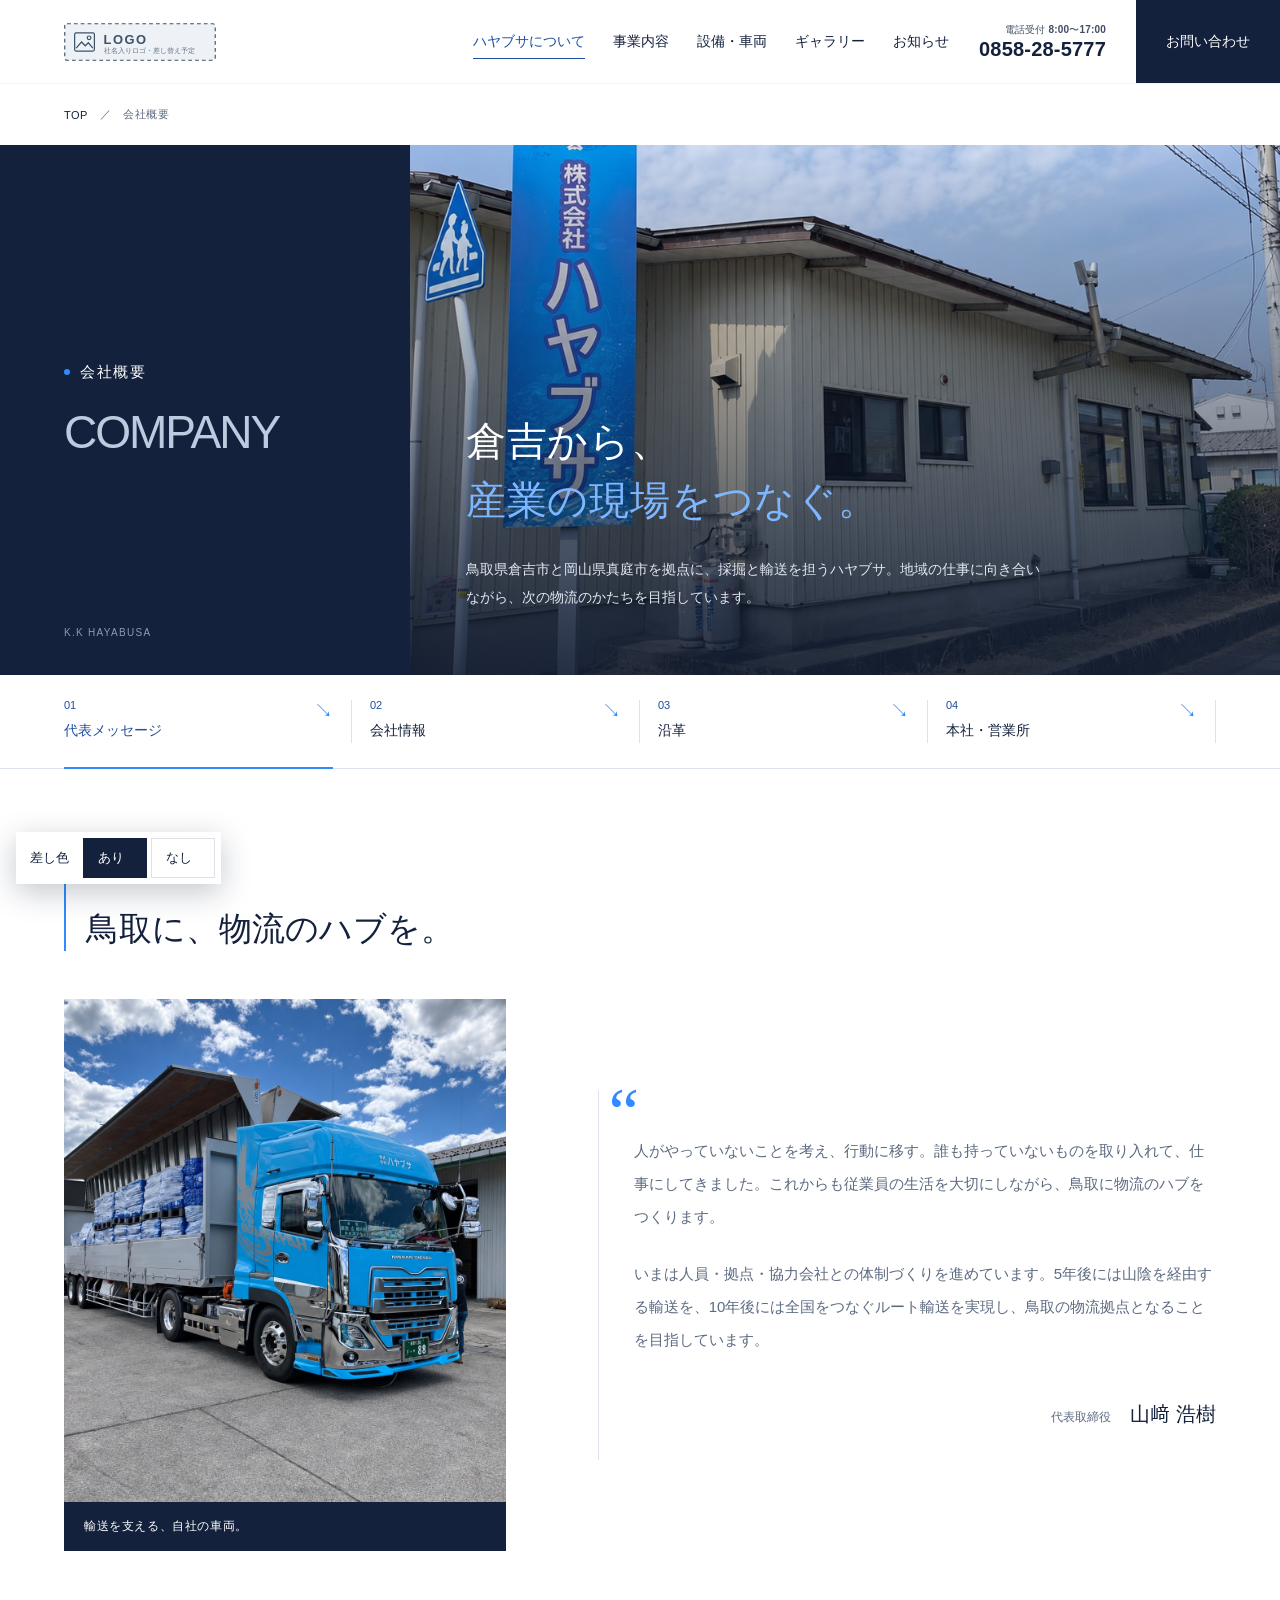
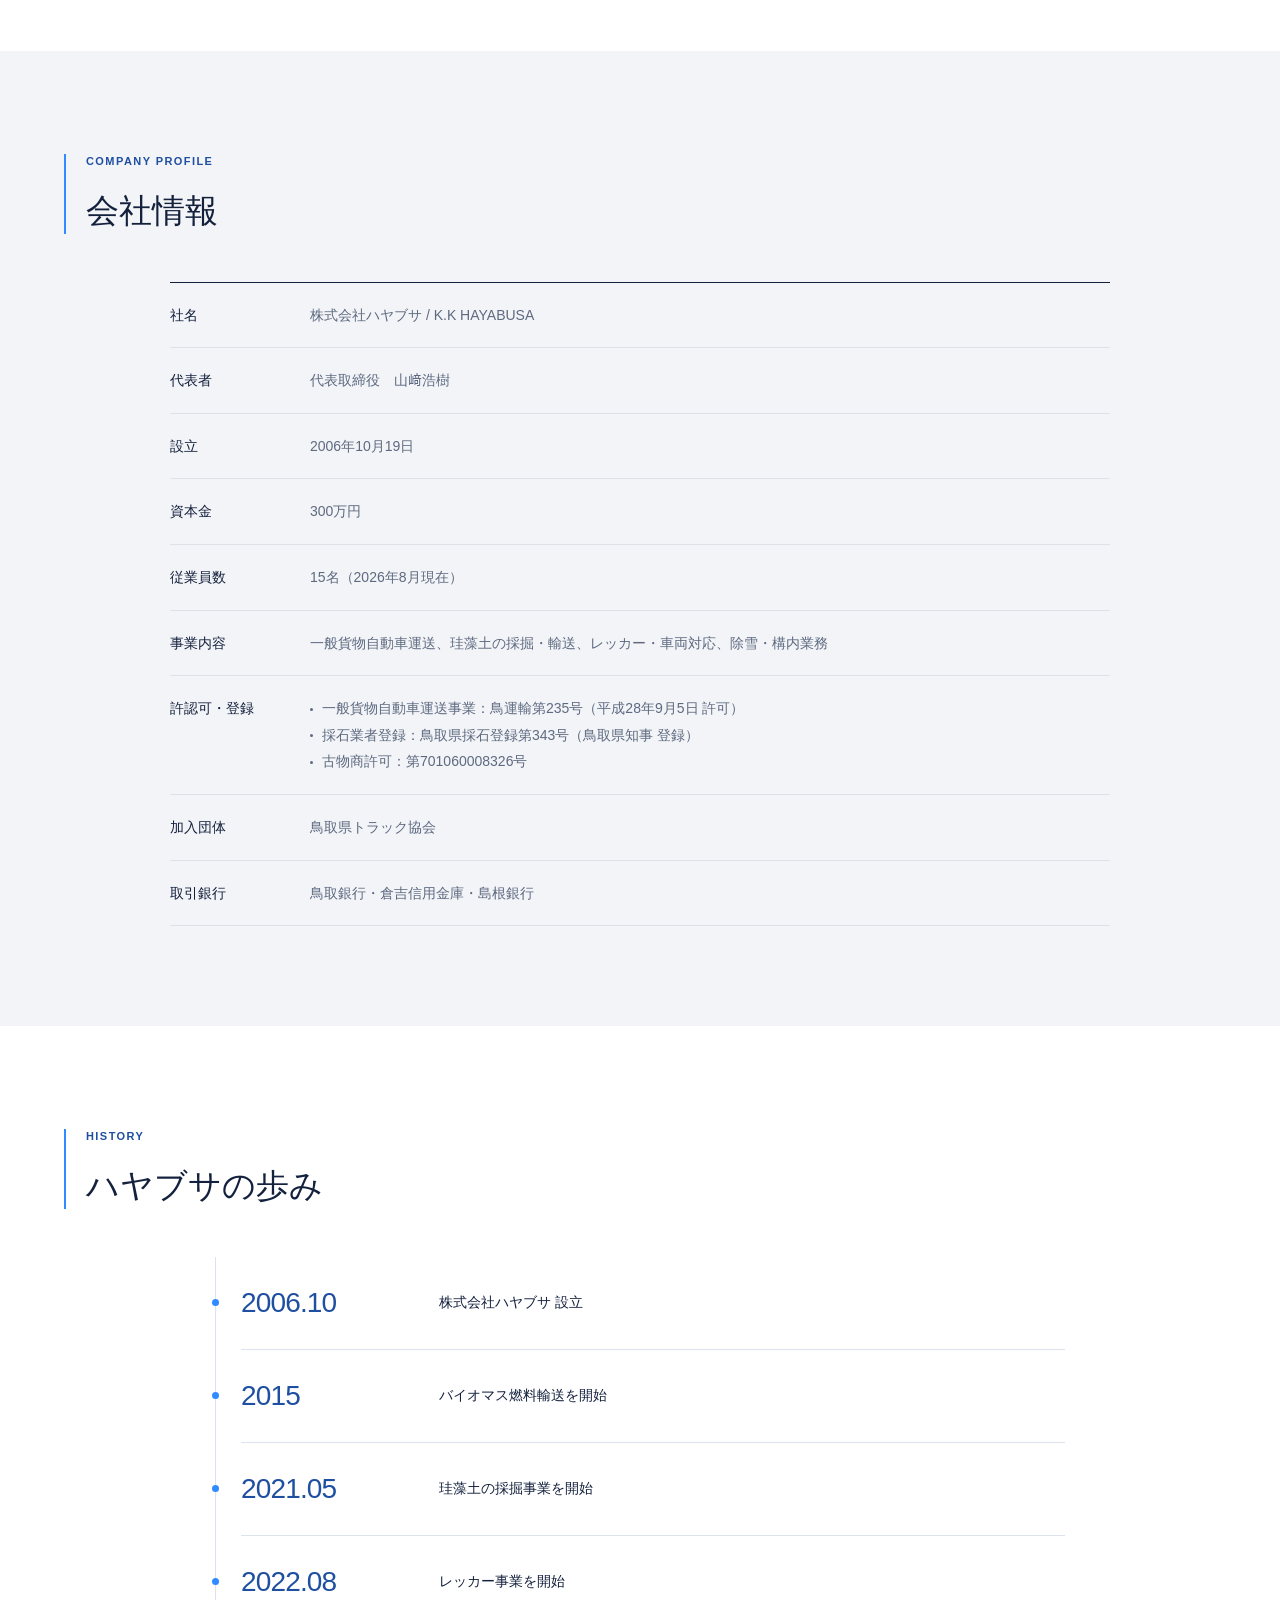
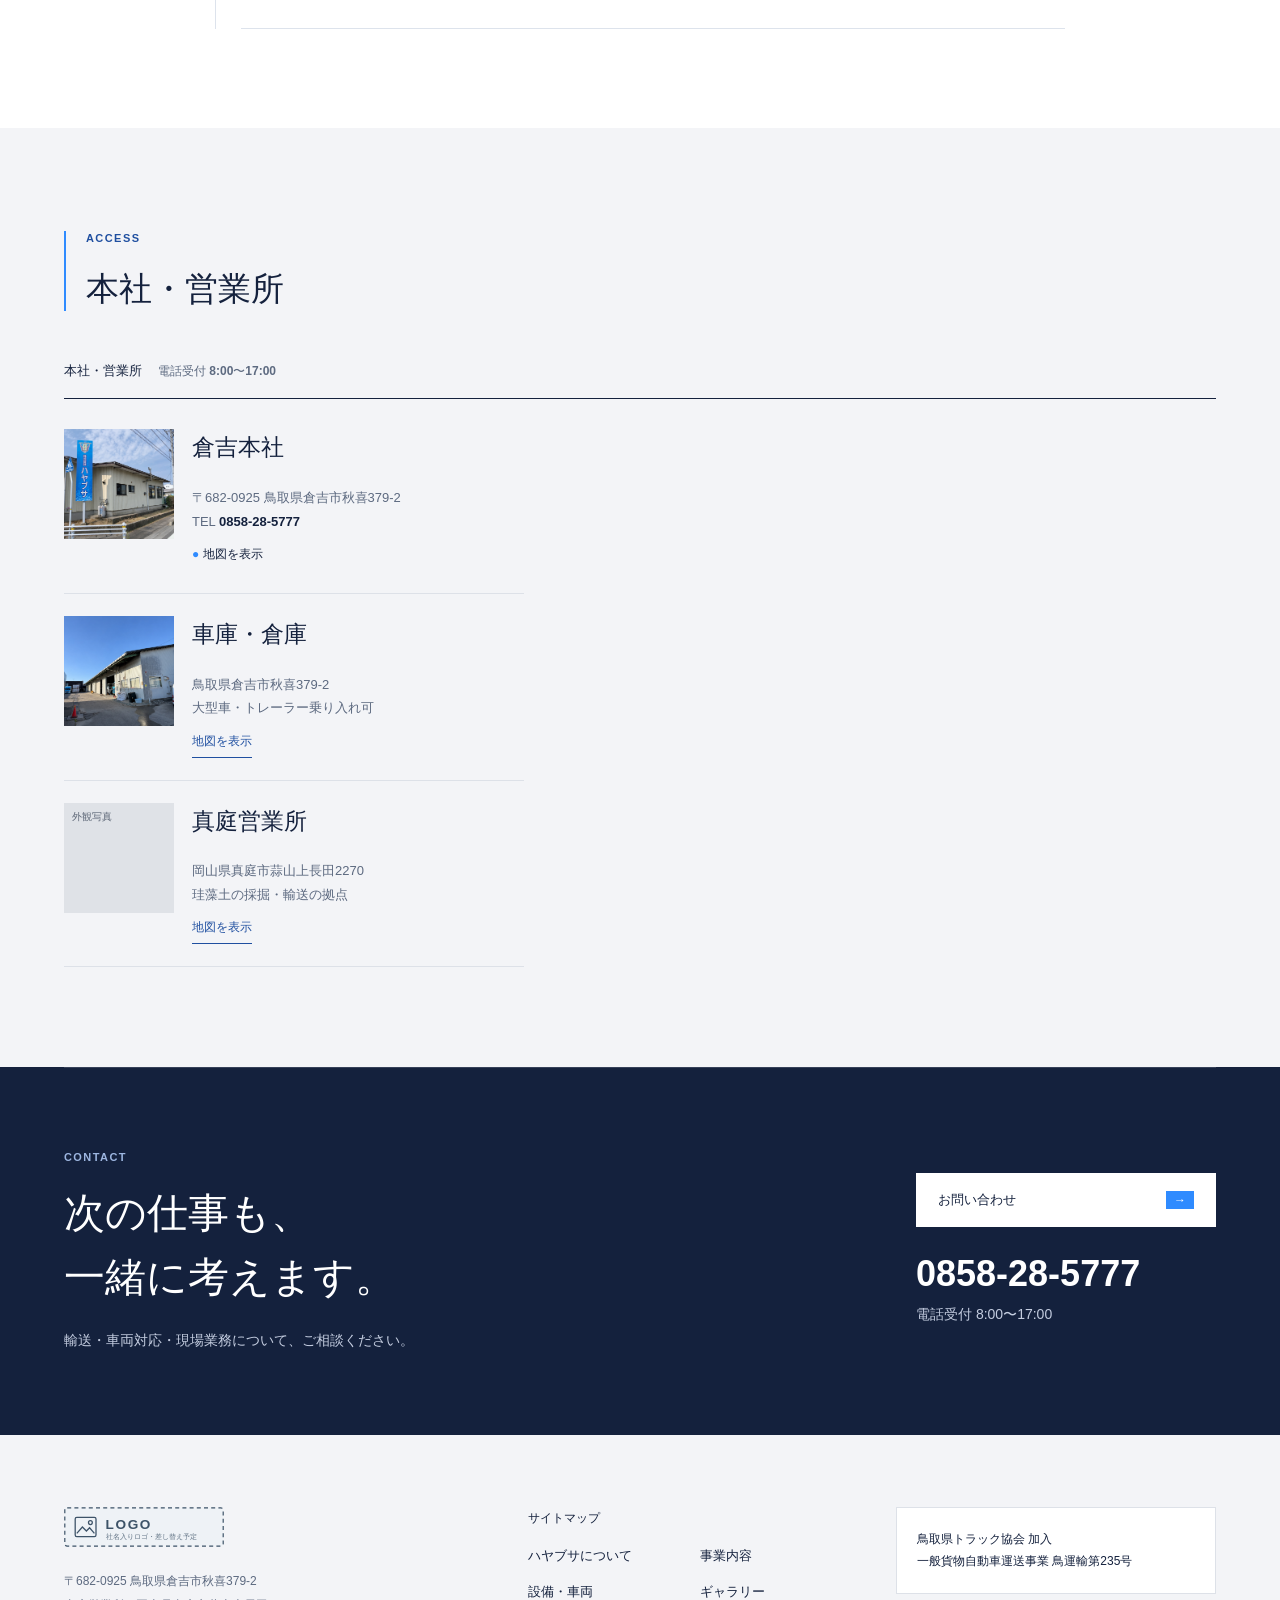
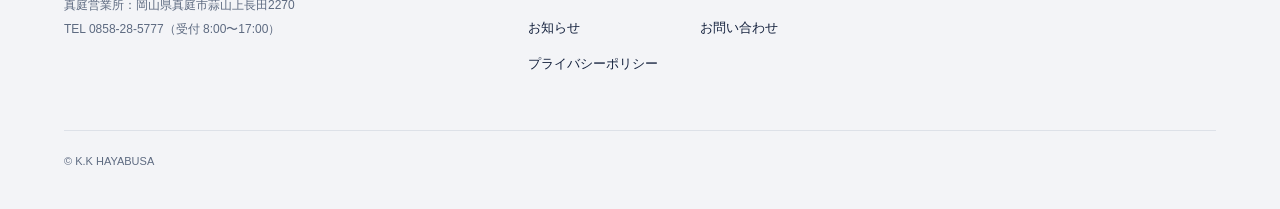
<file: company/index.html>
<!DOCTYPE html>

<html lang="ja"><head><meta charset="utf-8"/><meta content="width=device-width,initial-scale=1" name="viewport"/><meta content="noindex,nofollow,noarchive" name="robots"/><meta content="light" name="color-scheme"/><meta content="鳥取県倉吉市と岡山県真庭市を拠点に、採掘と輸送を担うハヤブサ。地域の仕事に向き合いながら、次の物流のかたちを目指しています。" name="description"/><title>会社概要｜株式会社ハヤブサ</title><link href="../styles.css?v=32" rel="stylesheet"/><link href="../pages.css?v=2" rel="stylesheet"/><link href="../subpages-design.css?v=1" rel="stylesheet"/><link href="../share.css?v=1" rel="stylesheet"/><script defer="" src="../client.js?v=4"></script><script defer="" src="../pages.js?v=1"></script><script defer="" src="../share.js?v=1"></script><script defer="" src="../subpages-design.js?v=1"></script></head><body class="hb-subpage" data-page="company"><a class="skip-link" href="#page-content">本文へ進む</a><header class="hb-top"><a aria-label="株式会社ハヤブサ トップページ" class="hb-brand" href="../"><img alt="株式会社ハヤブサ" class="hb-logo hb-logo-light" height="40" src="../logo-placeholder-light.svg" width="160"/><img alt="株式会社ハヤブサ" class="hb-logo hb-logo-dark" height="40" src="../logo-placeholder.svg" width="160"/></a><nav aria-label="メインナビゲーション" class="hb-nav" id="hb-nav"><a aria-current="page" href="../company/">ハヤブサについて</a><a href="../service/">事業内容</a><a href="../equipment/">設備・車両</a><a href="../gallery/">ギャラリー</a><a href="../news/">お知らせ</a></nav><a class="hb-headtel" href="tel:0858285777"><small>電話受付 8:00〜17:00</small>0858-28-5777</a><a class="hb-headcta" href="../contact/">お問い合わせ</a><button aria-controls="hb-nav" aria-expanded="false" class="hb-menu" type="button"><span></span><span></span><b>メニュー</b></button></header><main id="page-content"><nav aria-label="パンくず" class="sp-breadcrumb"><a href="../">TOP</a><span aria-hidden="true">／</span><span aria-current="page">会社概要</span></nav><div class="sp-hero sp-editorial-hero"><div class="sp-editorial-heading"><h1>会社概要</h1><p aria-hidden="true" class="sp-editorial-en">COMPANY</p><p class="sp-editorial-brand">K.K HAYABUSA</p></div><div class="sp-editorial-scene"><figure class="sp-photo"><img alt="会社概要" decoding="async" fetchpriority="high" src="../images/enhanced/IMG_9839.jpg"/></figure><div class="sp-hero-copy"><h2>倉吉から、<br/><em>産業の現場をつなぐ。</em></h2><p>鳥取県倉吉市と岡山県真庭市を拠点に、採掘と輸送を担うハヤブサ。地域の仕事に向き合いながら、次の物流のかたちを目指しています。</p></div></div></div><nav aria-label="会社概要の目次" class="sp-jump sp-jump-company"><a href="#message"><small>01</small>代表メッセージ<span aria-hidden="true">↘</span></a><a href="#profile"><small>02</small>会社情報<span aria-hidden="true">↘</span></a><a href="#history"><small>03</small>沿革<span aria-hidden="true">↘</span></a><a href="#access"><small>04</small>本社・営業所<span aria-hidden="true">↘</span></a></nav><section class="sp-wrap" id="message"><div class="sp-section-head"><p class="sp-kicker">MESSAGE &amp; VISION</p><h2>鳥取に、物流のハブを。</h2></div><div class="sp-message-layout"><figure class="sp-photo sp-message-photo"><img alt="荷物を積んだハヤブサの大型トラック" decoding="async" loading="lazy" src="../images/enhanced/IMG_9866.jpg"/><figcaption>輸送を支える、自社の車両。</figcaption></figure><div class="sp-message"><span aria-hidden="true" class="sp-quote">“</span><p>人がやっていないことを考え、行動に移す。誰も持っていないものを取り入れて、仕事にしてきました。これからも従業員の生活を大切にしながら、鳥取に物流のハブをつくります。</p><p>いまは人員・拠点・協力会社との体制づくりを進めています。5年後には山陰を経由する輸送を、10年後には全国をつなぐルート輸送を実現し、鳥取の物流拠点となることを目指しています。</p><p class="sp-sign">代表取締役 <strong>山﨑 浩樹</strong></p></div></div></section><section class="sp-wrap sp-soft" id="profile"><div class="sp-section-head"><p class="sp-kicker">COMPANY PROFILE</p><h2>会社情報</h2></div><table class="hb-companytable"><tbody>
<tr><th scope="row">社名</th><td>株式会社ハヤブサ / K.K HAYABUSA</td></tr>
<tr><th scope="row">代表者</th><td>代表取締役　山﨑浩樹</td></tr>
<tr><th scope="row">設立</th><td>2006年10月19日</td></tr>
<tr><th scope="row">資本金</th><td>300万円</td></tr>
<tr><th scope="row">従業員数</th><td>15名（2026年8月現在）</td></tr>
<tr><th scope="row">事業内容</th><td>一般貨物自動車運送、珪藻土の採掘・輸送、レッカー・車両対応、除雪・構内業務</td></tr>
<tr><th scope="row">許認可・登録</th><td><ul class="hb-cell-list"><li>一般貨物自動車運送事業：鳥運輸第235号（平成28年9月5日 許可）</li><li>採石業者登録：鳥取県採石登録第343号（鳥取県知事 登録）</li><li>古物商許可：第701060008326号</li></ul></td></tr>
<tr><th scope="row">加入団体</th><td>鳥取県トラック協会</td></tr>
<tr><th scope="row">取引銀行</th><td>鳥取銀行・倉吉信用金庫・島根銀行</td></tr>
</tbody></table></section><section class="sp-wrap" id="history"><div class="sp-section-head"><p class="sp-kicker">HISTORY</p><h2>ハヤブサの歩み</h2></div><ol class="sp-history"><li><time>2006.10</time><p>株式会社ハヤブサ 設立</p></li><li><time>2015</time><p>バイオマス燃料輸送を開始</p></li><li><time>2021.05</time><p>珪藻土の採掘事業を開始</p></li><li><time>2022.08</time><p>レッカー事業を開始</p></li></ol></section><section class="sp-wrap sp-soft" id="access"><div class="sp-section-head"><p class="sp-kicker">ACCESS</p><h2>本社・営業所</h2></div><div class="hb-offices"><p class="hb-offices-title">本社・営業所<small>電話受付 8:00〜17:00</small></p><div class="hb-offices-body"><ul>
<li><span class="hb-placeholder hb-photo"><img alt="ハヤブサの本社外観" decoding="async" height="1448" loading="lazy" src="../images/enhanced/IMG_9839.jpg" width="1086"/></span><div><h3>倉吉本社</h3><p>〒682-0925 鳥取県倉吉市秋喜379-2</p><p>TEL <a href="tel:0858285777">0858-28-5777</a></p><button aria-pressed="true" class="hb-maplink" data-map="https://maps.google.com/maps?q=35.4294110,133.7963575&amp;z=16&amp;output=embed" data-map-name="倉吉本社" type="button">地図を表示</button></div></li>
<li><span class="hb-placeholder hb-photo"><img alt="ハヤブサの車庫・倉庫の外観" decoding="async" height="1448" loading="lazy" src="../images/enhanced/IMG_0410.jpg" width="1086"/></span><div><h3>車庫・倉庫</h3><p>鳥取県倉吉市秋喜379-2</p><p>大型車・トレーラー乗り入れ可</p><button aria-pressed="false" class="hb-maplink" data-map="https://maps.google.com/maps?q=%E9%B3%A5%E5%8F%96%E7%9C%8C%E5%80%89%E5%90%89%E5%B8%82%E7%A7%8B%E5%96%9C379-2&amp;z=15&amp;output=embed" data-map-name="車庫・倉庫" type="button">地図を表示</button></div></li>
<li><span class="hb-placeholder"><span class="hb-photo-tag">外観写真</span></span><div><h3>真庭営業所</h3><p>岡山県真庭市蒜山上長田2270</p><p>珪藻土の採掘・輸送の拠点</p><button aria-pressed="false" class="hb-maplink" data-map="https://maps.google.com/maps?q=%E5%B2%A1%E5%B1%B1%E7%9C%8C%E7%9C%9F%E5%BA%AD%E5%B8%82%E8%92%9C%E5%B1%B1%E4%B8%8A%E9%95%B7%E7%94%B02270&amp;z=15&amp;output=embed" data-map-name="真庭営業所" type="button">地図を表示</button></div></li>
</ul><div class="hb-map"><iframe allowfullscreen="" referrerpolicy="no-referrer-when-downgrade" src="https://maps.google.com/maps?q=35.4294110,133.7963575&amp;z=16&amp;output=embed" title="地図：倉吉本社"></iframe></div></div></div></section><section class="sp-cta"><div><p class="sp-kicker">CONTACT</p><h2>次の仕事も、<br/>一緒に考えます。</h2><p>輸送・車両対応・現場業務について、ご相談ください。</p></div><div><a class="hb-btn hb-btn-light" href="../contact/">お問い合わせ<i aria-hidden="true" class="hb-chip">→</i></a><a class="sp-cta-tel" href="tel:0858285777">0858-28-5777</a><p>電話受付 8:00〜17:00</p></div></section></main><footer class="hb-footer"><div class="hb-footer-inner"><div><a href="../"><img alt="株式会社ハヤブサ" class="hb-logo" height="40" src="../logo-placeholder.svg" width="160"/></a><p>〒682-0925 鳥取県倉吉市秋喜379-2<br/>真庭営業所：岡山県真庭市蒜山上長田2270<br/>TEL 0858-28-5777（受付 8:00〜17:00）</p></div><nav aria-label="フッターナビゲーション" class="hb-footnav"><p class="hb-footnav-title">サイトマップ</p><a href="../company/">ハヤブサについて</a><a href="../service/">事業内容</a><a href="../equipment/">設備・車両</a><a href="../gallery/">ギャラリー</a><a href="../news/">お知らせ</a><a href="../contact/">お問い合わせ</a><a href="../privacy/">プライバシーポリシー</a></nav><div class="hb-footer-badge"><p>鳥取県トラック協会 加入</p><p>一般貨物自動車運送事業 鳥運輸第235号</p></div></div><p class="hb-copyright">© K.K HAYABUSA</p></footer><div class="hb-spbar"><a href="tel:0858285777"><span aria-hidden="true">☎</span><b>0858-28-5777<small>電話受付 8:00〜17:00</small></b></a><a class="hb-spcontact" href="../contact/"><span aria-hidden="true">✉</span><b>お問い合わせ<small>ご相談はこちら</small></b></a></div><div aria-label="差し色の切り替え" class="share-toggle" role="group"><span class="share-label">差し色</span><button aria-pressed="true" data-accent="on" type="button">あり</button><button aria-pressed="false" data-accent="off" type="button">なし</button></div></body></html>
</file>
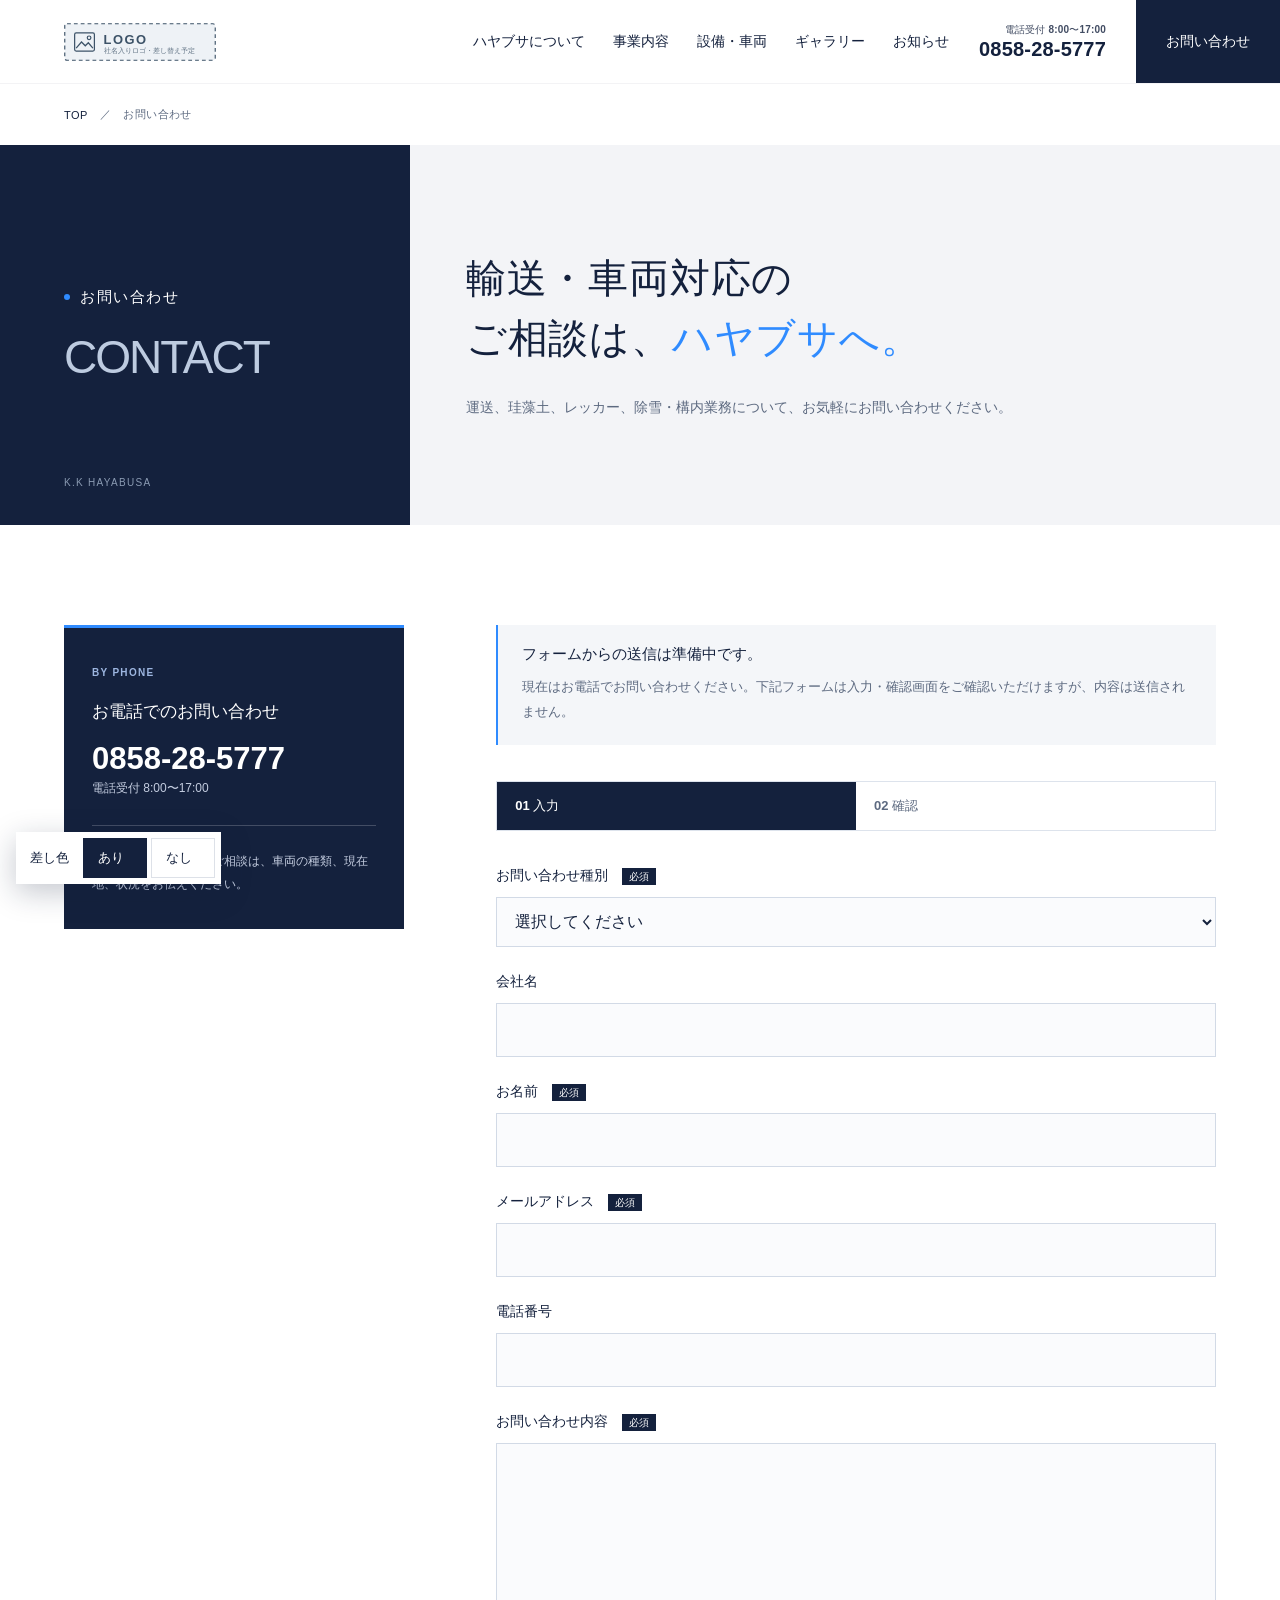
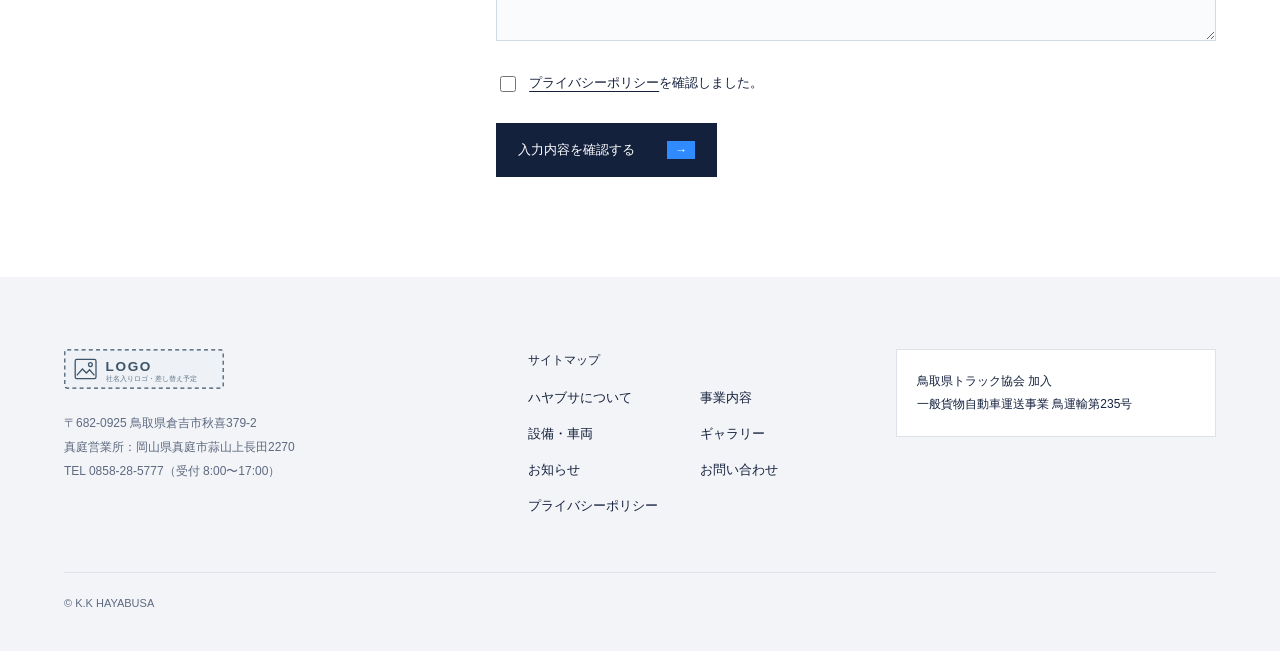
<file: contact/index.html>
<!DOCTYPE html>
<html lang="ja"><head><meta charset="utf-8"/><meta content="width=device-width,initial-scale=1" name="viewport"/><meta content="noindex,nofollow,noarchive" name="robots"/><meta content="light" name="color-scheme"/><meta content="運送、珪藻土、レッカー、除雪・構内業務について、お気軽にお問い合わせください。" name="description"/><title>お問い合わせ｜株式会社ハヤブサ</title><link href="../styles.css?v=32" rel="stylesheet"/><link href="../pages.css?v=2" rel="stylesheet"/><link href="../subpages-design.css?v=1" rel="stylesheet"/><link href="../share.css?v=1" rel="stylesheet"/><script defer="" src="../client.js?v=4"></script><script defer="" src="../pages.js?v=1"></script><script defer="" src="../share.js?v=1"></script><script defer="" src="../subpages-design.js?v=1"></script></head><body class="hb-subpage" data-page="contact"><a class="skip-link" href="#page-content">本文へ進む</a><header class="hb-top"><a aria-label="株式会社ハヤブサ トップページ" class="hb-brand" href="../"><img alt="株式会社ハヤブサ" class="hb-logo hb-logo-light" height="40" src="../logo-placeholder-light.svg" width="160"/><img alt="株式会社ハヤブサ" class="hb-logo hb-logo-dark" height="40" src="../logo-placeholder.svg" width="160"/></a><nav aria-label="メインナビゲーション" class="hb-nav" id="hb-nav"><a href="../company/">ハヤブサについて</a><a href="../service/">事業内容</a><a href="../equipment/">設備・車両</a><a href="../gallery/">ギャラリー</a><a href="../news/">お知らせ</a></nav><a class="hb-headtel" href="tel:0858285777"><small>電話受付 8:00〜17:00</small>0858-28-5777</a><a class="hb-headcta" href="../contact/">お問い合わせ</a><button aria-controls="hb-nav" aria-expanded="false" class="hb-menu" type="button"><span></span><span></span><b>メニュー</b></button></header><main id="page-content"><nav aria-label="パンくず" class="sp-breadcrumb"><a href="../">TOP</a><span aria-hidden="true">／</span><span aria-current="page">お問い合わせ</span></nav><div class="sp-hero sp-editorial-hero sp-editorial-plain"><div class="sp-editorial-heading"><h1>お問い合わせ</h1><p aria-hidden="true" class="sp-editorial-en">CONTACT</p><p class="sp-editorial-brand">K.K HAYABUSA</p></div><div class="sp-editorial-scene"><div class="sp-hero-copy"><h2>輸送・車両対応の<br/>ご相談は、<em>ハヤブサへ。</em></h2><p>運送、珪藻土、レッカー、除雪・構内業務について、お気軽にお問い合わせください。</p></div></div></div><section class="sp-wrap sp-contact-layout"><aside class="sp-phone"><p class="sp-kicker">BY PHONE</p><h2>お電話でのお問い合わせ</h2><a href="tel:0858285777">0858-28-5777</a><p>電話受付 8:00〜17:00</p><p>レッカー・車両対応のご相談は、車両の種類、現在地、状況をお伝えください。</p></aside><div class="sp-form-area"><div class="sp-form-notice"><strong>フォームからの送信は準備中です。</strong><p>現在はお電話でお問い合わせください。下記フォームは入力・確認画面をご確認いただけますが、内容は送信されません。</p></div><ol aria-label="入力の流れ" class="sp-steps"><li aria-current="step" id="step-input">01 入力</li><li id="step-review">02 確認</li></ol><form id="contact-form" onsubmit="return false"><div class="sp-field"><label for="contact-type">お問い合わせ種別 <span>必須</span></label><select id="contact-type" name="type" required=""><option value="">選択してください</option><option value="transport">貨物運送</option><option value="diatomite">珪藻土の採掘・輸送</option><option value="warehouse">拠点設備について</option><option value="towing">レッカー・車両対応</option><option value="field-work">委託・構内業務</option><option value="other">その他</option></select></div><div class="sp-field"><label for="contact-company">会社名</label><input autocomplete="organization" id="contact-company" maxlength="120" name="company"/></div><div class="sp-field"><label for="contact-name">お名前 <span>必須</span></label><input autocomplete="name" id="contact-name" maxlength="80" name="name" required=""/></div><div class="sp-field"><label for="contact-email">メールアドレス <span>必須</span></label><input autocomplete="email" id="contact-email" maxlength="254" name="email" required="" type="email"/></div><div class="sp-field"><label for="contact-phone">電話番号</label><input autocomplete="tel" id="contact-phone" maxlength="40" name="phone" type="tel"/></div><div class="sp-field"><label for="contact-message">お問い合わせ内容 <span>必須</span></label><textarea id="contact-message" maxlength="4000" name="message" required="" rows="7"></textarea></div><label class="sp-consent"><input name="privacy" required="" type="checkbox"/><span><a href="../privacy/">プライバシーポリシー</a>を確認しました。</span></label><button class="hb-btn" id="review-contact" type="button">入力内容を確認する<i aria-hidden="true" class="hb-chip">→</i></button></form><section aria-labelledby="review-title" hidden="" id="contact-review" tabindex="-1"><h2 id="review-title">入力内容の確認</h2><p>内容は送信されません。お問い合わせはお電話でお願いいたします。</p><dl id="review-values"></dl><button class="hb-btn" id="edit-contact" type="button">入力画面に戻る<i aria-hidden="true" class="hb-chip">←</i></button><p class="sp-note">送信機能は準備中です。</p></section></div></section></main><footer class="hb-footer"><div class="hb-footer-inner"><div><a href="../"><img alt="株式会社ハヤブサ" class="hb-logo" height="40" src="../logo-placeholder.svg" width="160"/></a><p>〒682-0925 鳥取県倉吉市秋喜379-2<br/>真庭営業所：岡山県真庭市蒜山上長田2270<br/>TEL 0858-28-5777（受付 8:00〜17:00）</p></div><nav aria-label="フッターナビゲーション" class="hb-footnav"><p class="hb-footnav-title">サイトマップ</p><a href="../company/">ハヤブサについて</a><a href="../service/">事業内容</a><a href="../equipment/">設備・車両</a><a href="../gallery/">ギャラリー</a><a href="../news/">お知らせ</a><a href="../contact/">お問い合わせ</a><a href="../privacy/">プライバシーポリシー</a></nav><div class="hb-footer-badge"><p>鳥取県トラック協会 加入</p><p>一般貨物自動車運送事業 鳥運輸第235号</p></div></div><p class="hb-copyright">© K.K HAYABUSA</p></footer><div class="hb-spbar"><a href="tel:0858285777"><span aria-hidden="true">☎</span><b>0858-28-5777<small>電話受付 8:00〜17:00</small></b></a><a class="hb-spcontact" href="../contact/"><span aria-hidden="true">✉</span><b>お問い合わせ<small>ご相談はこちら</small></b></a></div><div aria-label="差し色の切り替え" class="share-toggle" role="group"><span class="share-label">差し色</span><button aria-pressed="true" data-accent="on" type="button">あり</button><button aria-pressed="false" data-accent="off" type="button">なし</button></div></body></html>
</file>
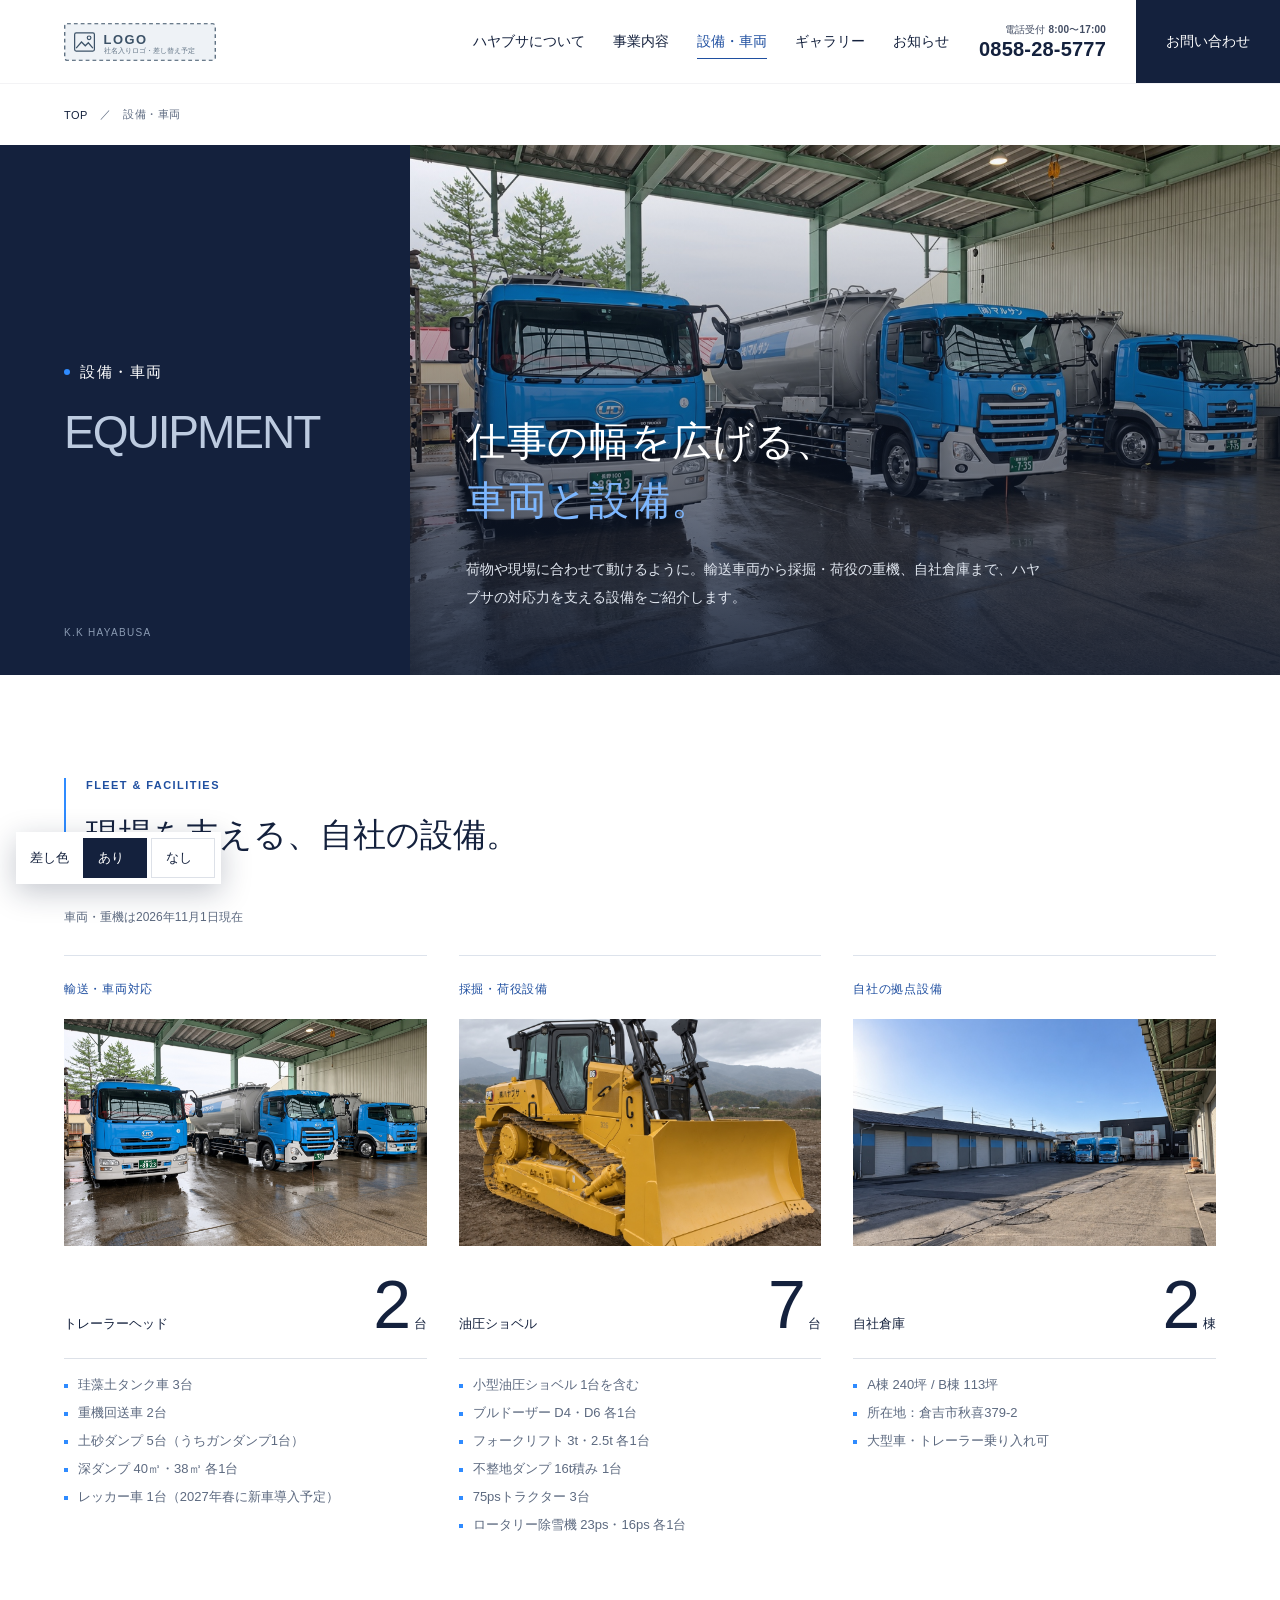
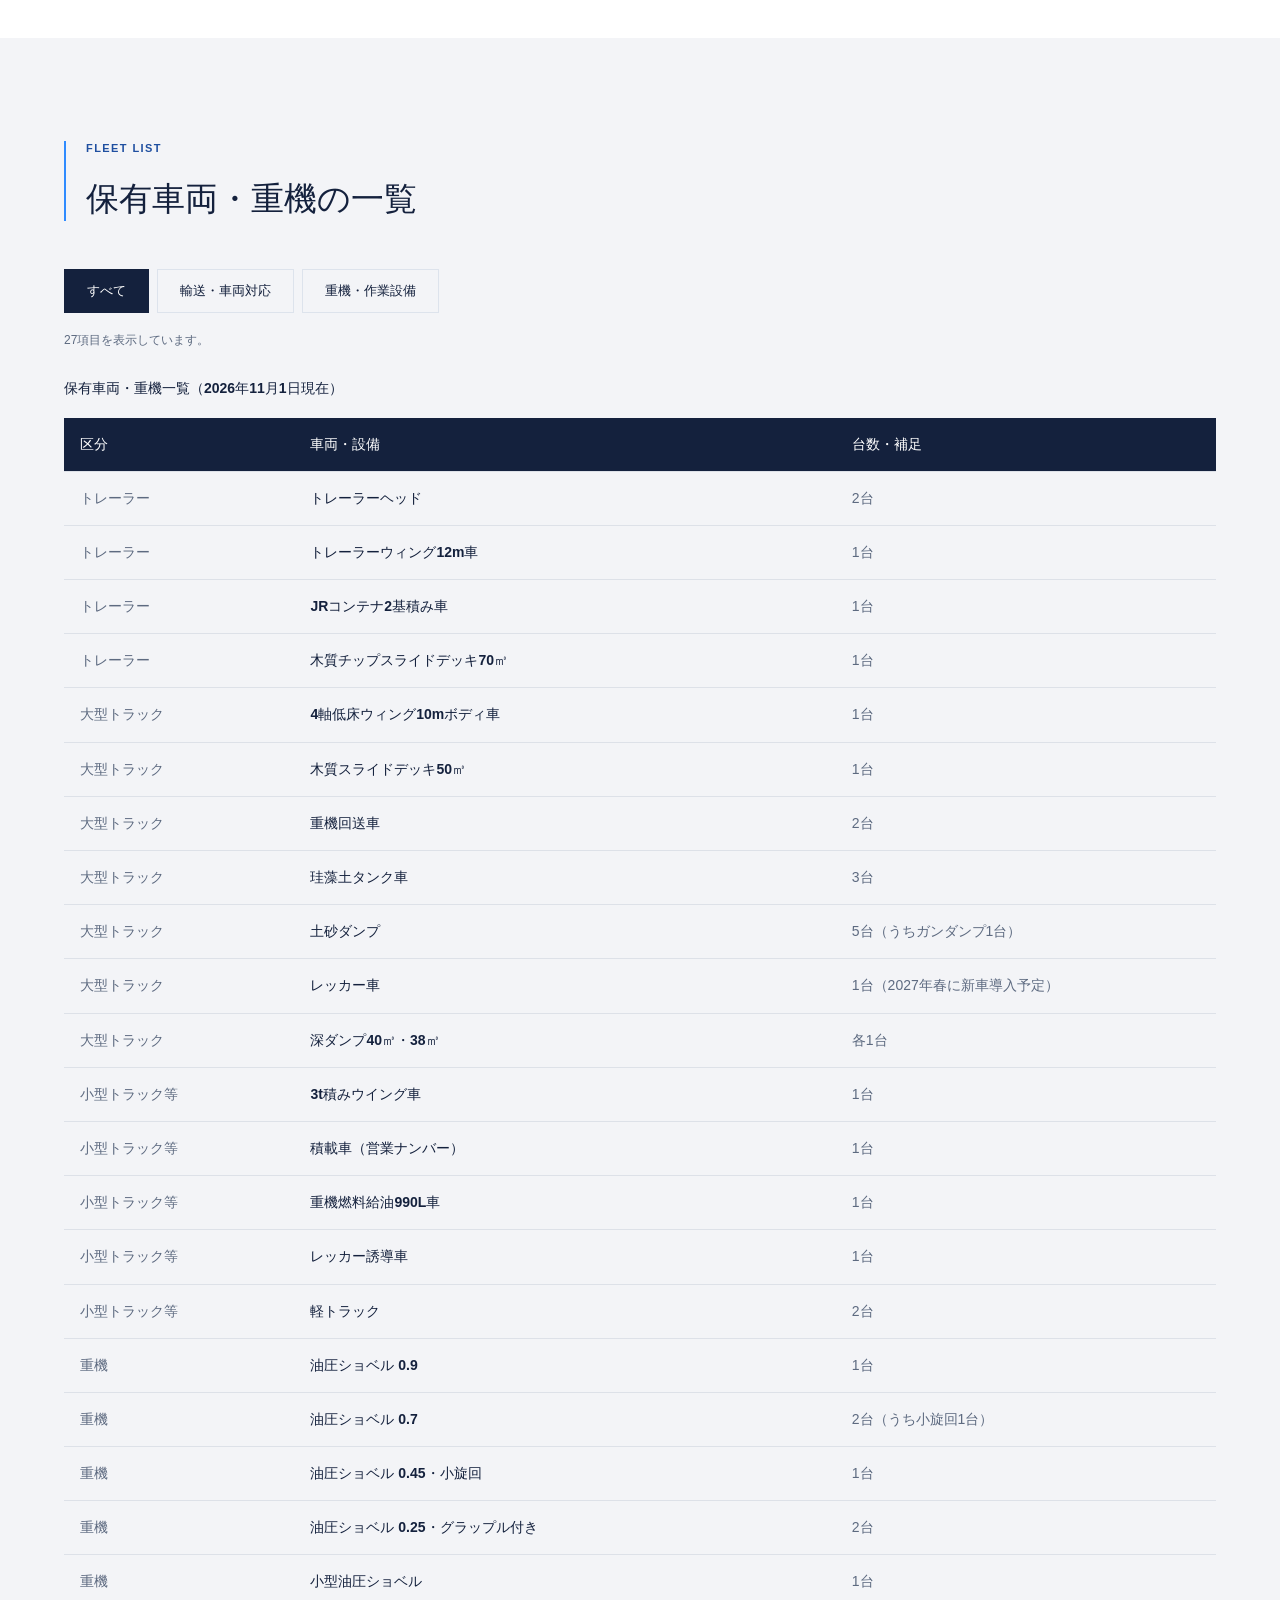
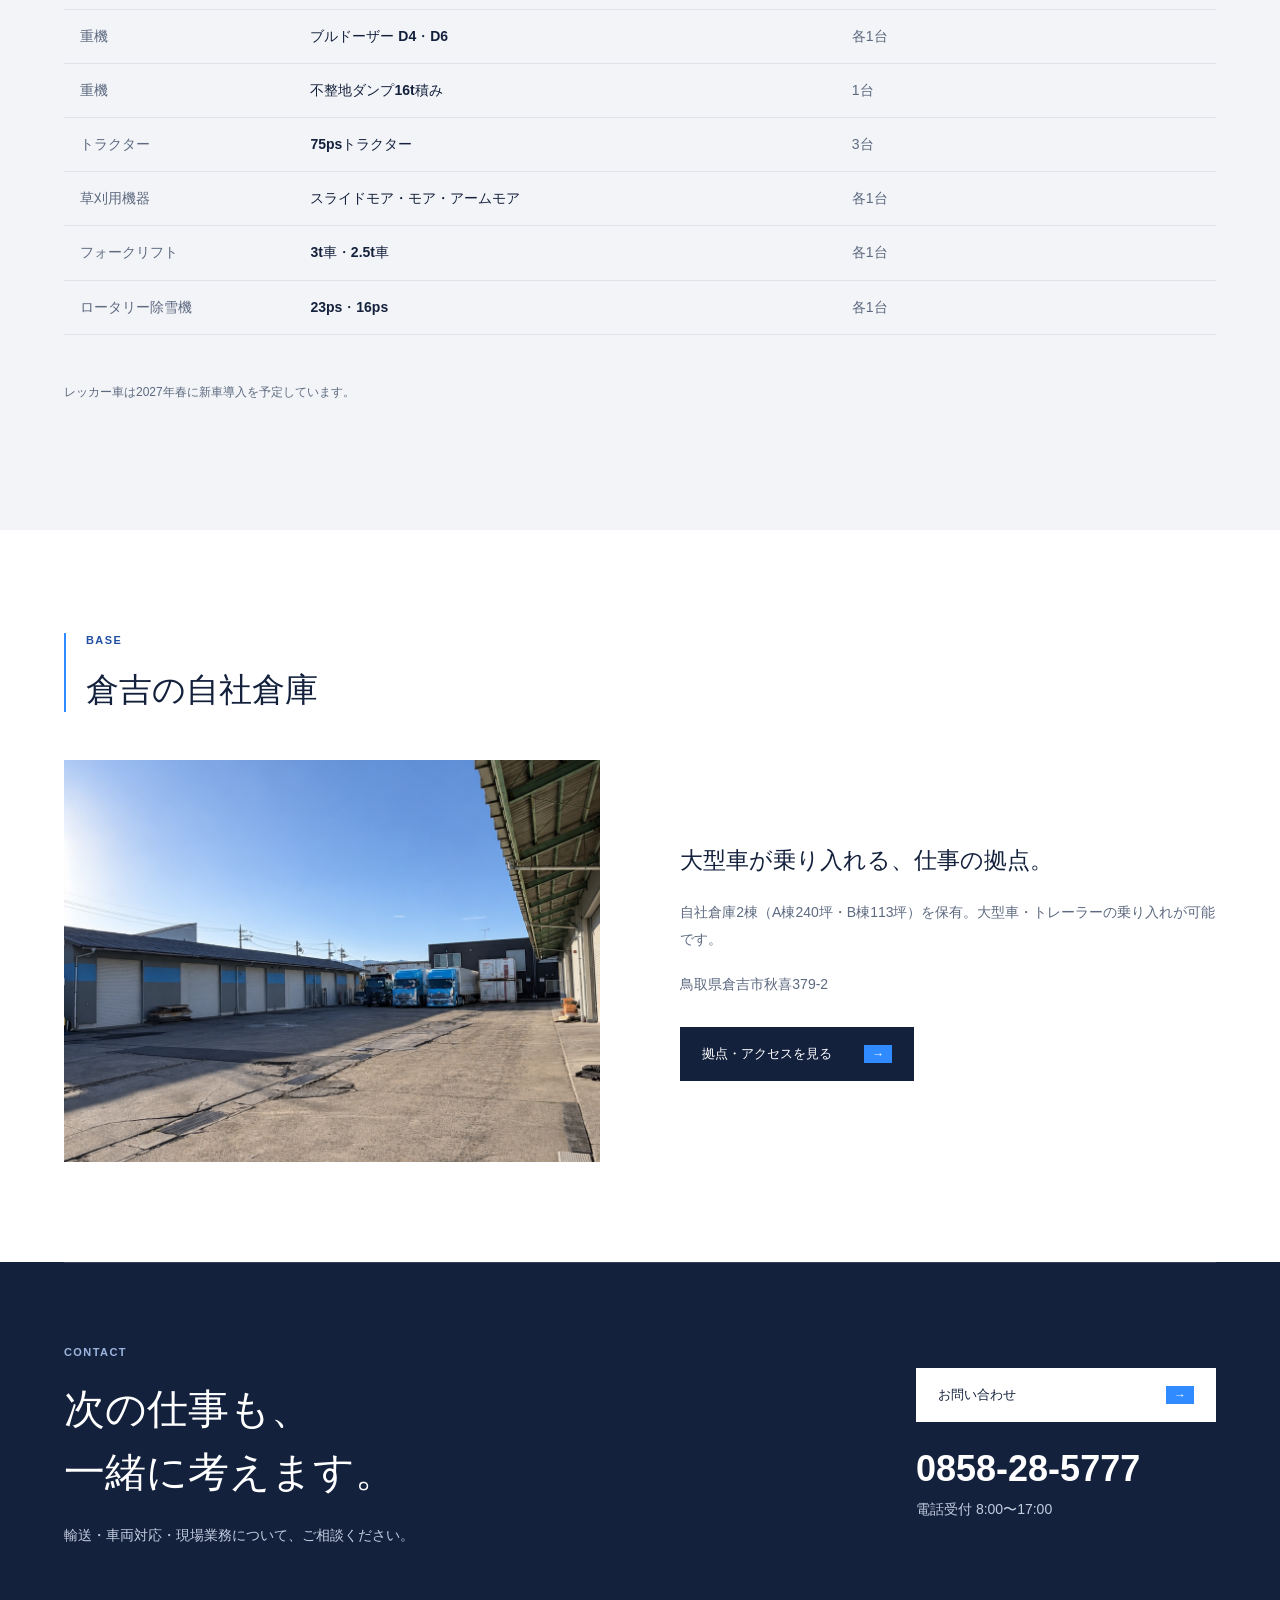
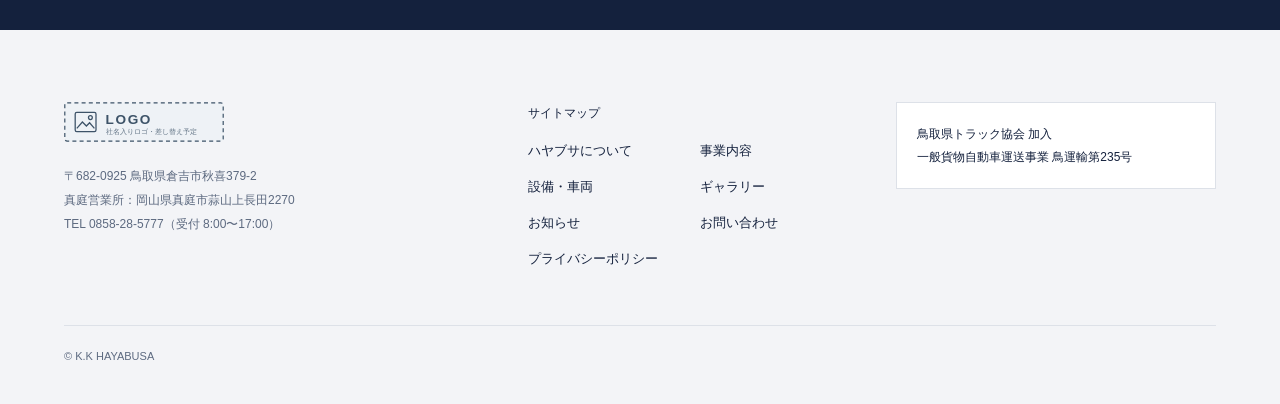
<file: equipment/index.html>
<!DOCTYPE html>
<html lang="ja"><head><meta charset="utf-8"/><meta content="width=device-width,initial-scale=1" name="viewport"/><meta content="noindex,nofollow,noarchive" name="robots"/><meta content="light" name="color-scheme"/><meta content="荷物や現場に合わせて動けるように。輸送車両から採掘・荷役の重機、自社倉庫まで、ハヤブサの対応力を支える設備をご紹介します。" name="description"/><title>設備・車両｜株式会社ハヤブサ</title><link href="../styles.css?v=32" rel="stylesheet"/><link href="../pages.css?v=2" rel="stylesheet"/><link href="../subpages-design.css?v=1" rel="stylesheet"/><link href="../share.css?v=1" rel="stylesheet"/><script defer="" src="../client.js?v=4"></script><script defer="" src="../pages.js?v=1"></script><script defer="" src="../share.js?v=1"></script><script defer="" src="../subpages-design.js?v=1"></script></head><body class="hb-subpage" data-page="equipment"><a class="skip-link" href="#page-content">本文へ進む</a><header class="hb-top"><a aria-label="株式会社ハヤブサ トップページ" class="hb-brand" href="../"><img alt="株式会社ハヤブサ" class="hb-logo hb-logo-light" height="40" src="../logo-placeholder-light.svg" width="160"/><img alt="株式会社ハヤブサ" class="hb-logo hb-logo-dark" height="40" src="../logo-placeholder.svg" width="160"/></a><nav aria-label="メインナビゲーション" class="hb-nav" id="hb-nav"><a href="../company/">ハヤブサについて</a><a href="../service/">事業内容</a><a aria-current="page" href="../equipment/">設備・車両</a><a href="../gallery/">ギャラリー</a><a href="../news/">お知らせ</a></nav><a class="hb-headtel" href="tel:0858285777"><small>電話受付 8:00〜17:00</small>0858-28-5777</a><a class="hb-headcta" href="../contact/">お問い合わせ</a><button aria-controls="hb-nav" aria-expanded="false" class="hb-menu" type="button"><span></span><span></span><b>メニュー</b></button></header><main id="page-content"><nav aria-label="パンくず" class="sp-breadcrumb"><a href="../">TOP</a><span aria-hidden="true">／</span><span aria-current="page">設備・車両</span></nav><div class="sp-hero sp-editorial-hero"><div class="sp-editorial-heading"><h1>設備・車両</h1><p aria-hidden="true" class="sp-editorial-en">EQUIPMENT</p><p class="sp-editorial-brand">K.K HAYABUSA</p></div><div class="sp-editorial-scene"><figure class="sp-photo"><img alt="設備・車両" decoding="async" fetchpriority="high" src="../images/enhanced/C8130447.jpg"/></figure><div class="sp-hero-copy"><h2>仕事の幅を広げる、<br/><em>車両と設備。</em></h2><p>荷物や現場に合わせて動けるように。輸送車両から採掘・荷役の重機、自社倉庫まで、ハヤブサの対応力を支える設備をご紹介します。</p></div></div></div><section class="sp-wrap"><div class="sp-section-head"><p class="sp-kicker">FLEET &amp; FACILITIES</p><h2>現場を支える、自社の設備。</h2></div><p class="sp-note">車両・重機は2026年11月1日現在</p><div class="hb-equip-grid">
<div class="hb-equip"><p class="hb-equip-label">輸送・車両対応</p><span class="hb-placeholder hb-photo"><img alt="倉庫に並ぶハヤブサの車両" decoding="async" height="1086" loading="lazy" src="../images/enhanced/C8130447.jpg" width="1448"/></span><p class="hb-count"><span>トレーラーヘッド</span><strong>2</strong><span>台</span></p><ul><li>珪藻土タンク車 3台</li><li>重機回送車 2台</li><li>土砂ダンプ 5台（うちガンダンプ1台）</li><li>深ダンプ 40㎥・38㎥ 各1台</li><li>レッカー車 1台（2027年春に新車導入予定）</li></ul></div>
<div class="hb-equip"><p class="hb-equip-label">採掘・荷役設備</p><span class="hb-placeholder hb-photo"><img alt="採掘現場で使用するブルドーザー" decoding="async" height="1448" loading="lazy" src="../images/enhanced/CA352D6F.jpg" width="1086"/></span><p class="hb-count"><span>油圧ショベル</span><strong>7</strong><span>台</span></p><ul><li>小型油圧ショベル 1台を含む</li><li>ブルドーザー D4・D6 各1台</li><li>フォークリフト 3t・2.5t 各1台</li><li>不整地ダンプ 16t積み 1台</li><li>75psトラクター 3台</li><li>ロータリー除雪機 23ps・16ps 各1台</li></ul></div>
<div class="hb-equip"><p class="hb-equip-label">自社の拠点設備</p><span class="hb-placeholder hb-photo"><img alt="自社倉庫と構内の様子" decoding="async" height="1448" loading="lazy" src="../images/enhanced/IMG_0411.jpg" width="1086"/></span><p class="hb-count"><span>自社倉庫</span><strong>2</strong><span>棟</span></p><ul><li>A棟 240坪 / B棟 113坪</li><li>所在地：倉吉市秋喜379-2</li><li>大型車・トレーラー乗り入れ可</li></ul></div>
</div></section><section class="sp-wrap sp-soft" id="fleet"><div class="sp-section-head"><p class="sp-kicker">FLEET LIST</p><h2>保有車両・重機の一覧</h2></div><div aria-label="保有明細の絞り込み" class="sp-fleet-controls" role="group"><button aria-pressed="true" data-fleet="all" type="button">すべて</button><button aria-pressed="false" data-fleet="road" type="button">輸送・車両対応</button><button aria-pressed="false" data-fleet="machine" type="button">重機・作業設備</button></div><p class="sp-fleet-count" role="status">27項目を表示しています。</p><div class="hb-fleet-table-wrap"><table class="hb-fleet-table"><caption>保有車両・重機一覧（2026年11月1日現在）</caption><thead><tr><th scope="col">区分</th><th scope="col">車両・設備</th><th scope="col">台数・補足</th></tr></thead><tbody><tr data-fleet-group="road"><td>トレーラー</td><th scope="row">トレーラーヘッド</th><td>2台</td></tr><tr data-fleet-group="road"><td>トレーラー</td><th scope="row">トレーラーウィング12m車</th><td>1台</td></tr><tr data-fleet-group="road"><td>トレーラー</td><th scope="row">JRコンテナ2基積み車</th><td>1台</td></tr><tr data-fleet-group="road"><td>トレーラー</td><th scope="row">木質チップスライドデッキ70㎥</th><td>1台</td></tr><tr data-fleet-group="road"><td>大型トラック</td><th scope="row">4軸低床ウィング10mボディ車</th><td>1台</td></tr><tr data-fleet-group="road"><td>大型トラック</td><th scope="row">木質スライドデッキ50㎥</th><td>1台</td></tr><tr data-fleet-group="road"><td>大型トラック</td><th scope="row">重機回送車</th><td>2台</td></tr><tr data-fleet-group="road"><td>大型トラック</td><th scope="row">珪藻土タンク車</th><td>3台</td></tr><tr data-fleet-group="road"><td>大型トラック</td><th scope="row">土砂ダンプ</th><td>5台（うちガンダンプ1台）</td></tr><tr data-fleet-group="road"><td>大型トラック</td><th scope="row">レッカー車</th><td>1台（2027年春に新車導入予定）</td></tr><tr data-fleet-group="road"><td>大型トラック</td><th scope="row">深ダンプ40㎥・38㎥</th><td>各1台</td></tr><tr data-fleet-group="road"><td>小型トラック等</td><th scope="row">3t積みウイング車</th><td>1台</td></tr><tr data-fleet-group="road"><td>小型トラック等</td><th scope="row">積載車（営業ナンバー）</th><td>1台</td></tr><tr data-fleet-group="road"><td>小型トラック等</td><th scope="row">重機燃料給油990L車</th><td>1台</td></tr><tr data-fleet-group="road"><td>小型トラック等</td><th scope="row">レッカー誘導車</th><td>1台</td></tr><tr data-fleet-group="road"><td>小型トラック等</td><th scope="row">軽トラック</th><td>2台</td></tr><tr data-fleet-group="machine"><td>重機</td><th scope="row">油圧ショベル 0.9</th><td>1台</td></tr><tr data-fleet-group="machine"><td>重機</td><th scope="row">油圧ショベル 0.7</th><td>2台（うち小旋回1台）</td></tr><tr data-fleet-group="machine"><td>重機</td><th scope="row">油圧ショベル 0.45・小旋回</th><td>1台</td></tr><tr data-fleet-group="machine"><td>重機</td><th scope="row">油圧ショベル 0.25・グラップル付き</th><td>2台</td></tr><tr data-fleet-group="machine"><td>重機</td><th scope="row">小型油圧ショベル</th><td>1台</td></tr><tr data-fleet-group="machine"><td>重機</td><th scope="row">ブルドーザー D4・D6</th><td>各1台</td></tr><tr data-fleet-group="machine"><td>重機</td><th scope="row">不整地ダンプ16t積み</th><td>1台</td></tr><tr data-fleet-group="machine"><td>トラクター</td><th scope="row">75psトラクター</th><td>3台</td></tr><tr data-fleet-group="machine"><td>草刈用機器</td><th scope="row">スライドモア・モア・アームモア</th><td>各1台</td></tr><tr data-fleet-group="machine"><td>フォークリフト</td><th scope="row">3t車・2.5t車</th><td>各1台</td></tr><tr data-fleet-group="machine"><td>ロータリー除雪機</td><th scope="row">23ps・16ps</th><td>各1台</td></tr></tbody></table></div><p class="sp-note">レッカー車は2027年春に新車導入を予定しています。</p></section><section class="sp-wrap"><div class="sp-section-head"><p class="sp-kicker">BASE</p><h2>倉吉の自社倉庫</h2></div><div class="sp-two"><figure class="sp-photo"><img alt="倉吉市秋喜の自社倉庫と構内" decoding="async" loading="lazy" src="../images/enhanced/IMG_0411.jpg"/></figure><div><h3>大型車が乗り入れる、仕事の拠点。</h3><p>自社倉庫2棟（A棟240坪・B棟113坪）を保有。大型車・トレーラーの乗り入れが可能です。</p><p>鳥取県倉吉市秋喜379-2</p><a class="hb-btn" href="../company/#access">拠点・アクセスを見る<i aria-hidden="true" class="hb-chip">→</i></a></div></div></section><section class="sp-cta"><div><p class="sp-kicker">CONTACT</p><h2>次の仕事も、<br/>一緒に考えます。</h2><p>輸送・車両対応・現場業務について、ご相談ください。</p></div><div><a class="hb-btn hb-btn-light" href="../contact/">お問い合わせ<i aria-hidden="true" class="hb-chip">→</i></a><a class="sp-cta-tel" href="tel:0858285777">0858-28-5777</a><p>電話受付 8:00〜17:00</p></div></section></main><footer class="hb-footer"><div class="hb-footer-inner"><div><a href="../"><img alt="株式会社ハヤブサ" class="hb-logo" height="40" src="../logo-placeholder.svg" width="160"/></a><p>〒682-0925 鳥取県倉吉市秋喜379-2<br/>真庭営業所：岡山県真庭市蒜山上長田2270<br/>TEL 0858-28-5777（受付 8:00〜17:00）</p></div><nav aria-label="フッターナビゲーション" class="hb-footnav"><p class="hb-footnav-title">サイトマップ</p><a href="../company/">ハヤブサについて</a><a href="../service/">事業内容</a><a href="../equipment/">設備・車両</a><a href="../gallery/">ギャラリー</a><a href="../news/">お知らせ</a><a href="../contact/">お問い合わせ</a><a href="../privacy/">プライバシーポリシー</a></nav><div class="hb-footer-badge"><p>鳥取県トラック協会 加入</p><p>一般貨物自動車運送事業 鳥運輸第235号</p></div></div><p class="hb-copyright">© K.K HAYABUSA</p></footer><div class="hb-spbar"><a href="tel:0858285777"><span aria-hidden="true">☎</span><b>0858-28-5777<small>電話受付 8:00〜17:00</small></b></a><a class="hb-spcontact" href="../contact/"><span aria-hidden="true">✉</span><b>お問い合わせ<small>ご相談はこちら</small></b></a></div><div aria-label="差し色の切り替え" class="share-toggle" role="group"><span class="share-label">差し色</span><button aria-pressed="true" data-accent="on" type="button">あり</button><button aria-pressed="false" data-accent="off" type="button">なし</button></div></body></html>
</file>
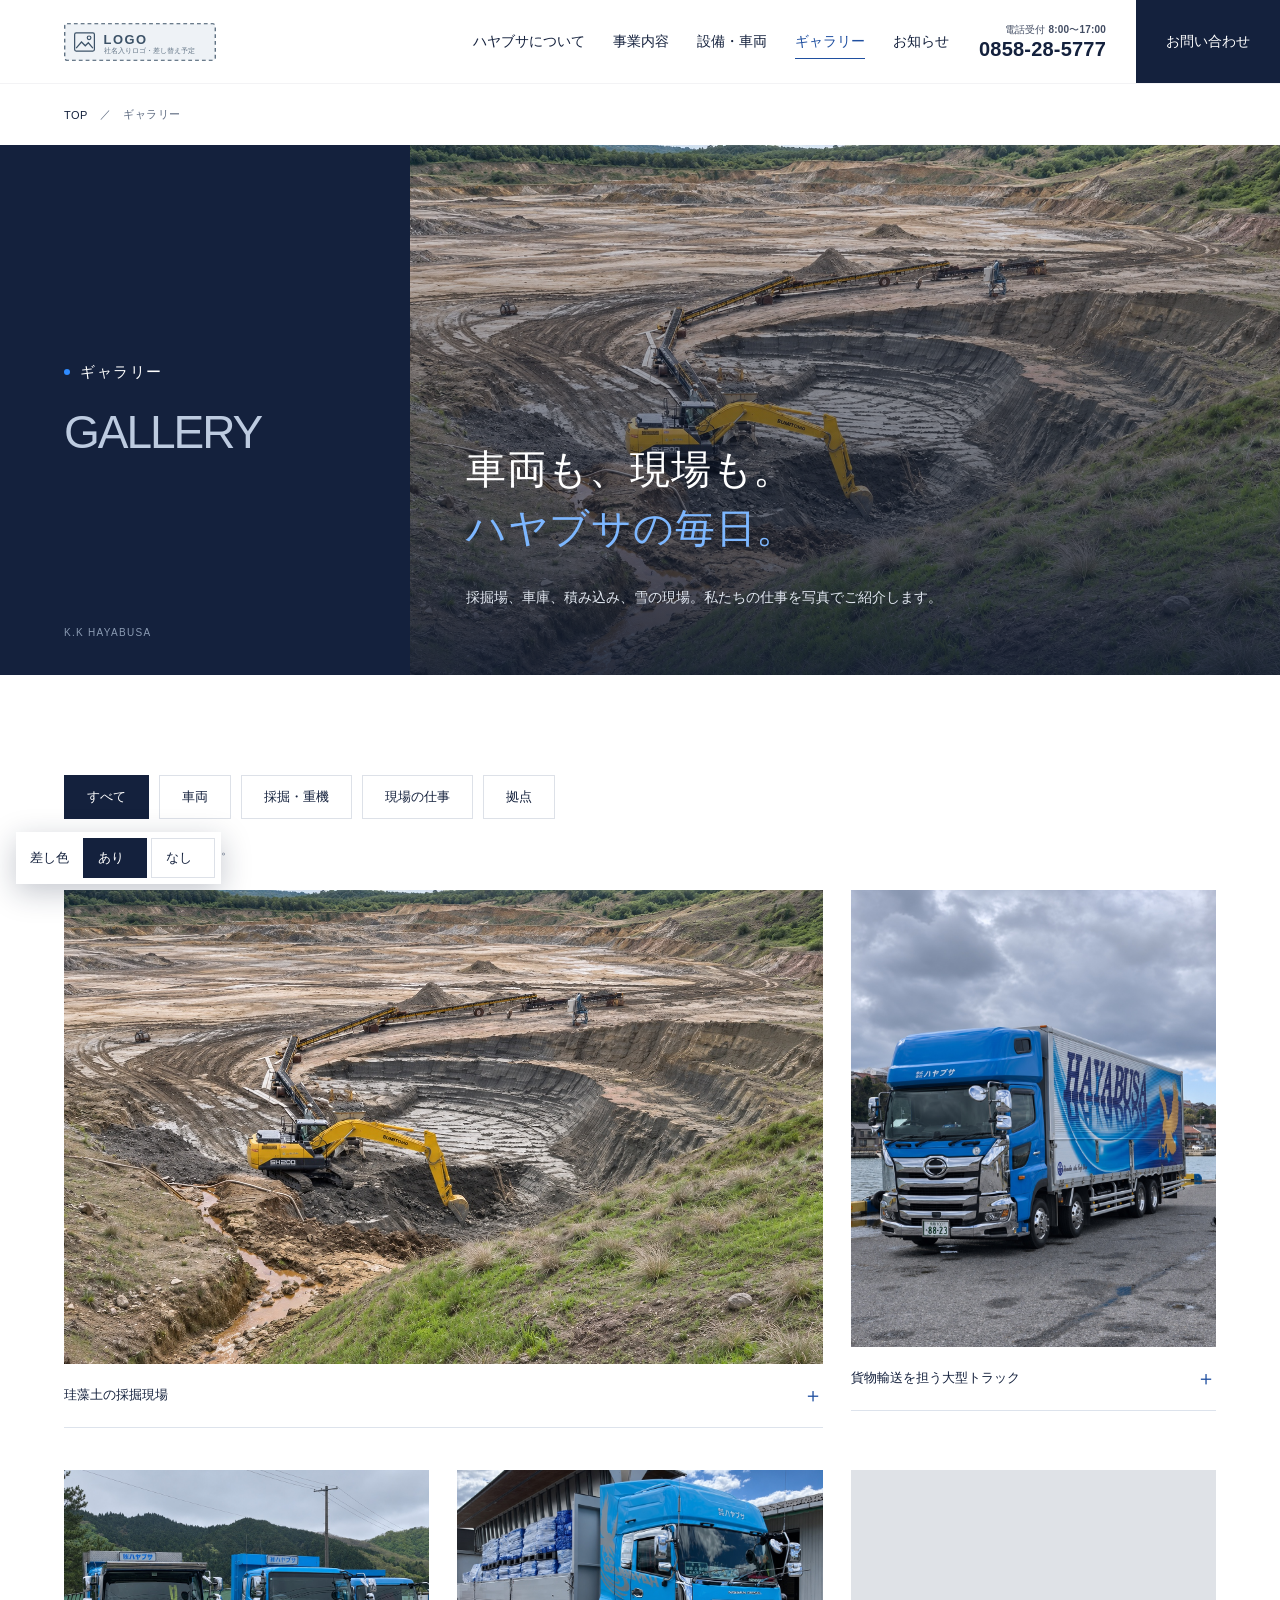
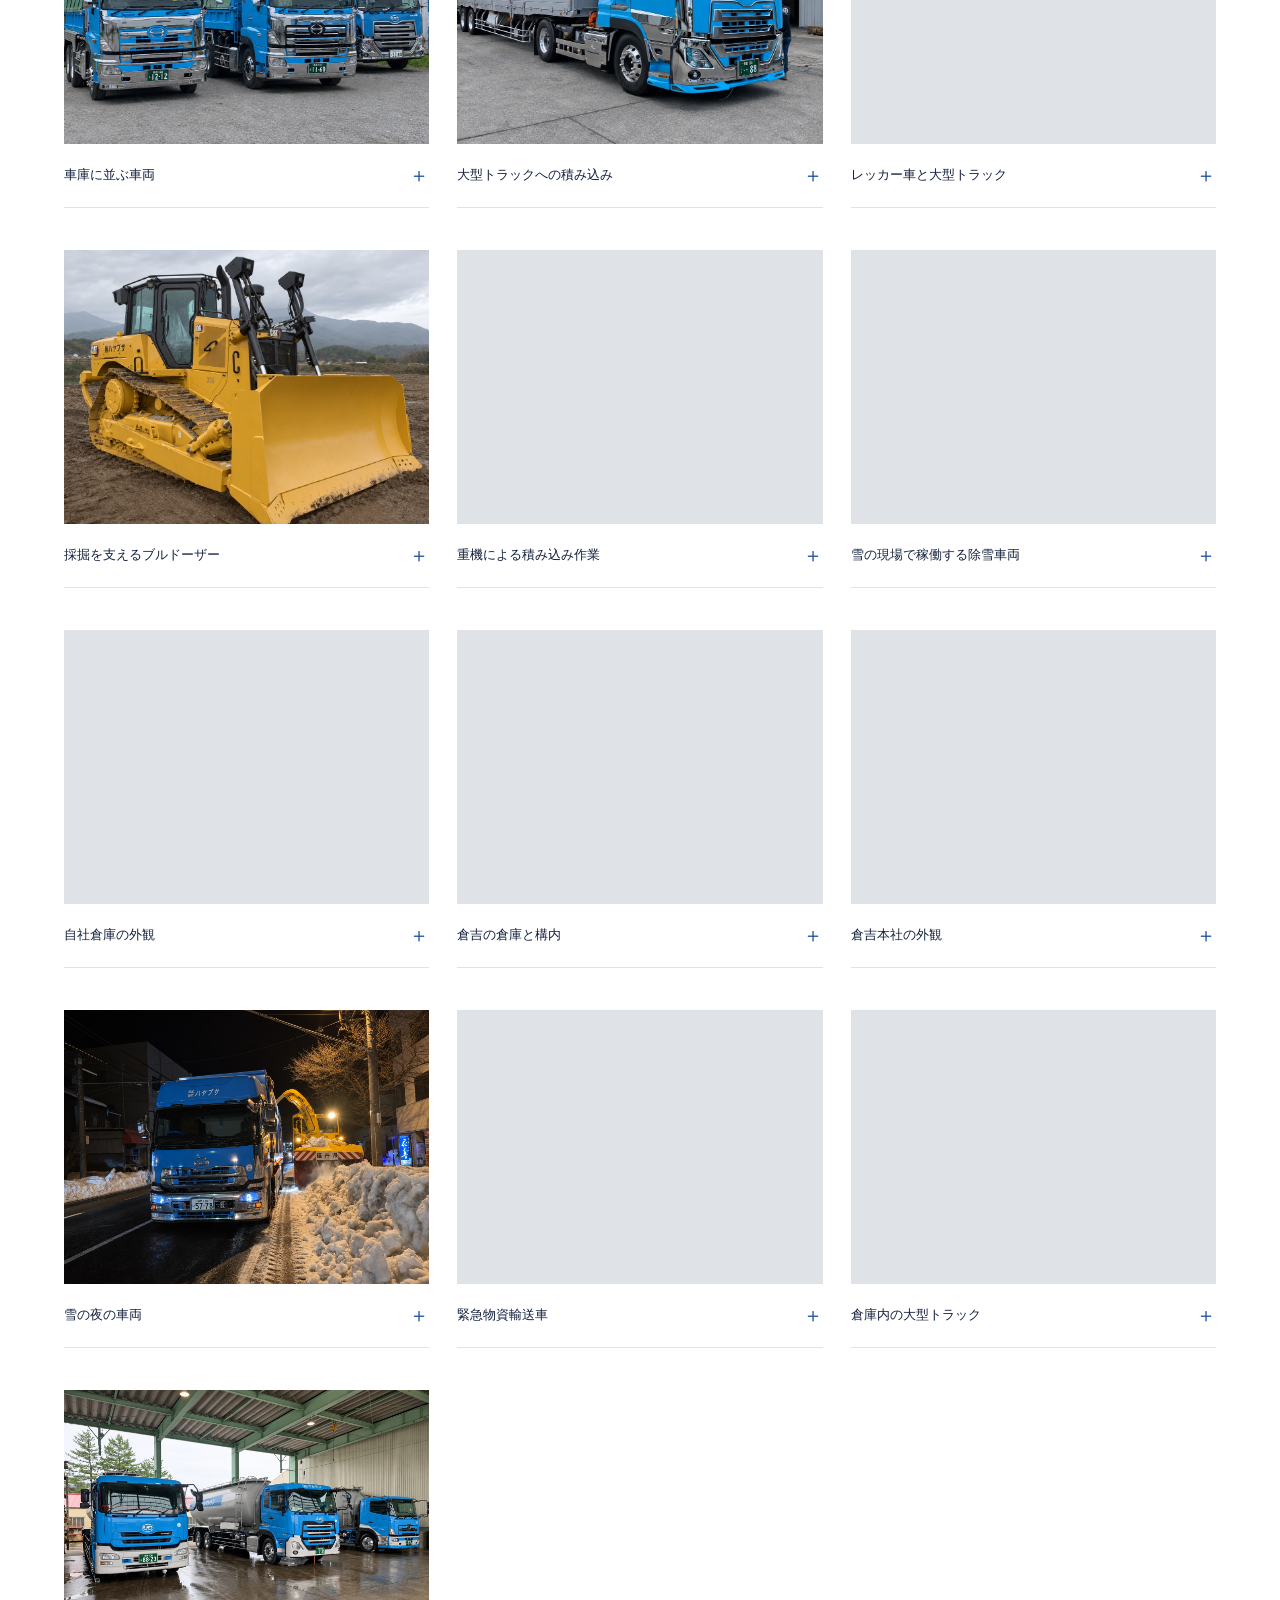
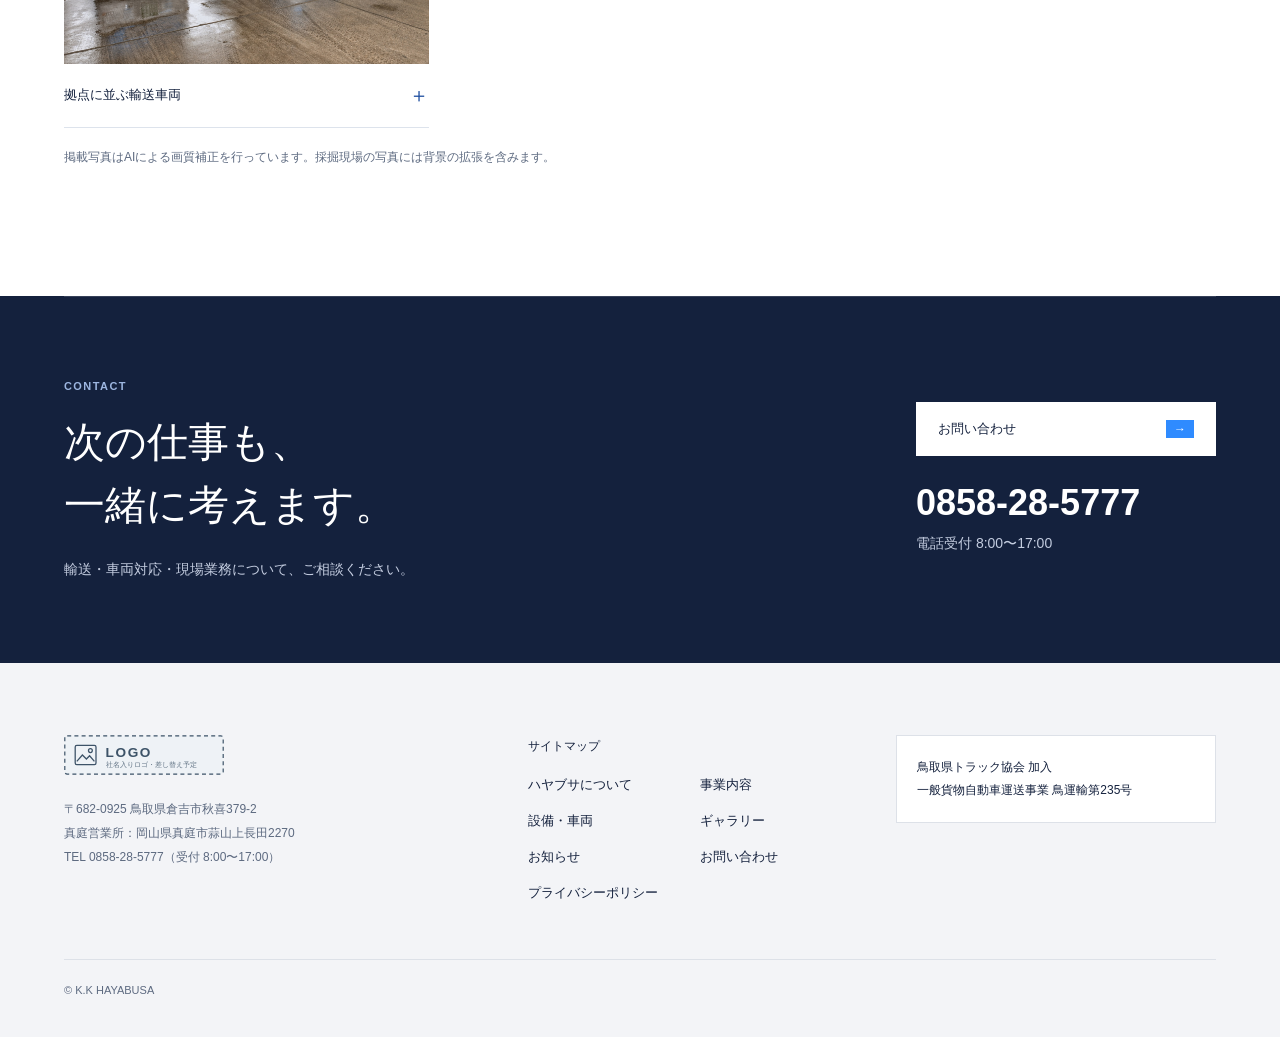
<file: gallery/index.html>
<!DOCTYPE html>

<html lang="ja"><head><meta charset="utf-8"/><meta content="width=device-width,initial-scale=1" name="viewport"/><meta content="noindex,nofollow,noarchive" name="robots"/><meta content="light" name="color-scheme"/><meta content="採掘場、車庫、積み込み、雪の現場。私たちの仕事を写真でご紹介します。" name="description"/><title>ギャラリー｜株式会社ハヤブサ</title><link href="../styles.css?v=32" rel="stylesheet"/><link href="../pages.css?v=2" rel="stylesheet"/><link href="../subpages-design.css?v=1" rel="stylesheet"/><link href="../share.css?v=1" rel="stylesheet"/><script defer="" src="../client.js?v=4"></script><script defer="" src="../pages.js?v=1"></script><script defer="" src="../share.js?v=1"></script><script defer="" src="../subpages-design.js?v=1"></script></head><body class="hb-subpage" data-page="gallery"><a class="skip-link" href="#page-content">本文へ進む</a><header class="hb-top"><a aria-label="株式会社ハヤブサ トップページ" class="hb-brand" href="../"><img alt="株式会社ハヤブサ" class="hb-logo hb-logo-light" height="40" src="../logo-placeholder-light.svg" width="160"/><img alt="株式会社ハヤブサ" class="hb-logo hb-logo-dark" height="40" src="../logo-placeholder.svg" width="160"/></a><nav aria-label="メインナビゲーション" class="hb-nav" id="hb-nav"><a href="../company/">ハヤブサについて</a><a href="../service/">事業内容</a><a href="../equipment/">設備・車両</a><a aria-current="page" href="../gallery/">ギャラリー</a><a href="../news/">お知らせ</a></nav><a class="hb-headtel" href="tel:0858285777"><small>電話受付 8:00〜17:00</small>0858-28-5777</a><a class="hb-headcta" href="../contact/">お問い合わせ</a><button aria-controls="hb-nav" aria-expanded="false" class="hb-menu" type="button"><span></span><span></span><b>メニュー</b></button></header><main id="page-content"><nav aria-label="パンくず" class="sp-breadcrumb"><a href="../">TOP</a><span aria-hidden="true">／</span><span aria-current="page">ギャラリー</span></nav><div class="sp-hero sp-editorial-hero"><div class="sp-editorial-heading"><h1>ギャラリー</h1><p aria-hidden="true" class="sp-editorial-en">GALLERY</p><p class="sp-editorial-brand">K.K HAYABUSA</p></div><div class="sp-editorial-scene"><figure class="sp-photo"><img alt="ギャラリー" decoding="async" fetchpriority="high" src="../images/enhanced/quarry-wide.jpg"/></figure><div class="sp-hero-copy"><h2>車両も、現場も。<br/><em>ハヤブサの毎日。</em></h2><p>採掘場、車庫、積み込み、雪の現場。私たちの仕事を写真でご紹介します。</p></div></div></div><section class="sp-wrap"><div aria-label="写真の絞り込み" class="sp-filters" role="group"><button aria-pressed="true" data-filter="all" type="button">すべて</button><button aria-pressed="false" data-filter="vehicles" type="button">車両</button><button aria-pressed="false" data-filter="mining" type="button">採掘・重機</button><button aria-pressed="false" data-filter="work" type="button">現場の仕事</button><button aria-pressed="false" data-filter="base" type="button">拠点</button></div><p class="sp-gallery-count" id="gallery-count" role="status">15枚の写真を表示しています。</p><div class="sp-gallery" data-active-filter="all"><button aria-label="珪藻土の採掘現場を拡大" class="sp-gallery-item" data-caption="珪藻土の採掘現場" data-category="mining" data-photo="../images/enhanced/quarry-wide.jpg" type="button"><span class="sp-photo"><img alt="珪藻土の採掘現場" decoding="async" loading="lazy" src="../images/enhanced/quarry-wide.jpg"/></span><span>珪藻土の採掘現場<b aria-hidden="true">＋</b></span></button><button aria-label="貨物輸送を担う大型トラックを拡大" class="sp-gallery-item" data-caption="貨物輸送を担う大型トラック" data-category="vehicles" data-photo="../images/enhanced/F501E256.jpg" type="button"><span class="sp-photo"><img alt="貨物輸送を担う大型トラック" decoding="async" loading="lazy" src="../images/enhanced/F501E256.jpg"/></span><span>貨物輸送を担う大型トラック<b aria-hidden="true">＋</b></span></button><button aria-label="車庫に並ぶ車両を拡大" class="sp-gallery-item" data-caption="車庫に並ぶ車両" data-category="vehicles" data-photo="../images/enhanced/8575B940.jpg" type="button"><span class="sp-photo"><img alt="車庫に並ぶ車両" decoding="async" loading="lazy" src="../images/enhanced/8575B940.jpg"/></span><span>車庫に並ぶ車両<b aria-hidden="true">＋</b></span></button><button aria-label="大型トラックへの積み込みを拡大" class="sp-gallery-item" data-caption="大型トラックへの積み込み" data-category="work" data-photo="../images/enhanced/IMG_9866.jpg" type="button"><span class="sp-photo"><img alt="大型トラックへの積み込み" decoding="async" loading="lazy" src="../images/enhanced/IMG_9866.jpg"/></span><span>大型トラックへの積み込み<b aria-hidden="true">＋</b></span></button><button aria-label="レッカー車と大型トラックを拡大" class="sp-gallery-item" data-caption="レッカー車と大型トラック" data-category="vehicles" data-photo="../images/enhanced/522DA483.jpg" type="button"><span class="sp-photo"><img alt="レッカー車と大型トラック" decoding="async" loading="lazy" src="../images/enhanced/522DA483.jpg"/></span><span>レッカー車と大型トラック<b aria-hidden="true">＋</b></span></button><button aria-label="採掘を支えるブルドーザーを拡大" class="sp-gallery-item" data-caption="採掘を支えるブルドーザー" data-category="mining" data-photo="../images/enhanced/CA352D6F.jpg" type="button"><span class="sp-photo"><img alt="採掘を支えるブルドーザー" decoding="async" loading="lazy" src="../images/enhanced/CA352D6F.jpg"/></span><span>採掘を支えるブルドーザー<b aria-hidden="true">＋</b></span></button><button aria-label="重機による積み込み作業を拡大" class="sp-gallery-item" data-caption="重機による積み込み作業" data-category="work" data-photo="../images/enhanced/9B75D0AB.jpg" type="button"><span class="sp-photo"><img alt="重機による積み込み作業" decoding="async" loading="lazy" src="../images/enhanced/9B75D0AB.jpg"/></span><span>重機による積み込み作業<b aria-hidden="true">＋</b></span></button><button aria-label="雪の現場で稼働する除雪車両を拡大" class="sp-gallery-item" data-caption="雪の現場で稼働する除雪車両" data-category="work" data-photo="../images/enhanced/D3CCD402.jpg" type="button"><span class="sp-photo"><img alt="雪の現場で稼働する除雪車両" decoding="async" loading="lazy" src="../images/enhanced/D3CCD402.jpg"/></span><span>雪の現場で稼働する除雪車両<b aria-hidden="true">＋</b></span></button><button aria-label="自社倉庫の外観を拡大" class="sp-gallery-item" data-caption="自社倉庫の外観" data-category="base" data-photo="../images/enhanced/IMG_0410.jpg" type="button"><span class="sp-photo"><img alt="自社倉庫の外観" decoding="async" loading="lazy" src="../images/enhanced/IMG_0410.jpg"/></span><span>自社倉庫の外観<b aria-hidden="true">＋</b></span></button><button aria-label="倉吉の倉庫と構内を拡大" class="sp-gallery-item" data-caption="倉吉の倉庫と構内" data-category="base" data-photo="../images/enhanced/IMG_0411.jpg" type="button"><span class="sp-photo"><img alt="倉吉の倉庫と構内" decoding="async" loading="lazy" src="../images/enhanced/IMG_0411.jpg"/></span><span>倉吉の倉庫と構内<b aria-hidden="true">＋</b></span></button><button aria-label="倉吉本社の外観を拡大" class="sp-gallery-item" data-caption="倉吉本社の外観" data-category="base" data-photo="../images/enhanced/IMG_9839.jpg" type="button"><span class="sp-photo"><img alt="倉吉本社の外観" decoding="async" loading="lazy" src="../images/enhanced/IMG_9839.jpg"/></span><span>倉吉本社の外観<b aria-hidden="true">＋</b></span></button><button aria-label="雪の夜の車両を拡大" class="sp-gallery-item" data-caption="雪の夜の車両" data-category="work" data-photo="../images/enhanced/DFBA4855.jpg" type="button"><span class="sp-photo"><img alt="雪の夜の車両" decoding="async" loading="lazy" src="../images/enhanced/DFBA4855.jpg"/></span><span>雪の夜の車両<b aria-hidden="true">＋</b></span></button><button aria-label="緊急物資輸送車を拡大" class="sp-gallery-item" data-caption="緊急物資輸送車" data-category="vehicles" data-photo="../images/enhanced/IMG_9868.jpg" type="button"><span class="sp-photo"><img alt="緊急物資輸送車" decoding="async" loading="lazy" src="../images/enhanced/IMG_9868.jpg"/></span><span>緊急物資輸送車<b aria-hidden="true">＋</b></span></button><button aria-label="倉庫内の大型トラックを拡大" class="sp-gallery-item" data-caption="倉庫内の大型トラック" data-category="vehicles" data-photo="../images/enhanced/509486A8.jpg" type="button"><span class="sp-photo"><img alt="倉庫内の大型トラック" decoding="async" loading="lazy" src="../images/enhanced/509486A8.jpg"/></span><span>倉庫内の大型トラック<b aria-hidden="true">＋</b></span></button><button aria-label="拠点に並ぶ輸送車両を拡大" class="sp-gallery-item" data-caption="拠点に並ぶ輸送車両" data-category="vehicles" data-photo="../images/enhanced/C8130447.jpg" type="button"><span class="sp-photo"><img alt="拠点に並ぶ輸送車両" decoding="async" loading="lazy" src="../images/enhanced/C8130447.jpg"/></span><span>拠点に並ぶ輸送車両<b aria-hidden="true">＋</b></span></button></div><p class="sp-note">掲載写真はAIによる画質補正を行っています。採掘現場の写真には背景の拡張を含みます。</p></section><dialog class="sp-lightbox" id="photo-dialog"><button aria-label="写真を閉じる" class="dialog-close" data-close-photo="" type="button">×</button><img alt="" id="photo-large" loading="lazy" src="../images/enhanced/quarry-wide.jpg"/><p id="photo-caption"></p></dialog><section class="sp-cta"><div><p class="sp-kicker">CONTACT</p><h2>次の仕事も、<br/>一緒に考えます。</h2><p>輸送・車両対応・現場業務について、ご相談ください。</p></div><div><a class="hb-btn hb-btn-light" href="../contact/">お問い合わせ<i aria-hidden="true" class="hb-chip">→</i></a><a class="sp-cta-tel" href="tel:0858285777">0858-28-5777</a><p>電話受付 8:00〜17:00</p></div></section></main><footer class="hb-footer"><div class="hb-footer-inner"><div><a href="../"><img alt="株式会社ハヤブサ" class="hb-logo" height="40" src="../logo-placeholder.svg" width="160"/></a><p>〒682-0925 鳥取県倉吉市秋喜379-2<br/>真庭営業所：岡山県真庭市蒜山上長田2270<br/>TEL 0858-28-5777（受付 8:00〜17:00）</p></div><nav aria-label="フッターナビゲーション" class="hb-footnav"><p class="hb-footnav-title">サイトマップ</p><a href="../company/">ハヤブサについて</a><a href="../service/">事業内容</a><a href="../equipment/">設備・車両</a><a href="../gallery/">ギャラリー</a><a href="../news/">お知らせ</a><a href="../contact/">お問い合わせ</a><a href="../privacy/">プライバシーポリシー</a></nav><div class="hb-footer-badge"><p>鳥取県トラック協会 加入</p><p>一般貨物自動車運送事業 鳥運輸第235号</p></div></div><p class="hb-copyright">© K.K HAYABUSA</p></footer><div class="hb-spbar"><a href="tel:0858285777"><span aria-hidden="true">☎</span><b>0858-28-5777<small>電話受付 8:00〜17:00</small></b></a><a class="hb-spcontact" href="../contact/"><span aria-hidden="true">✉</span><b>お問い合わせ<small>ご相談はこちら</small></b></a></div><div aria-label="差し色の切り替え" class="share-toggle" role="group"><span class="share-label">差し色</span><button aria-pressed="true" data-accent="on" type="button">あり</button><button aria-pressed="false" data-accent="off" type="button">なし</button></div></body></html>
</file>
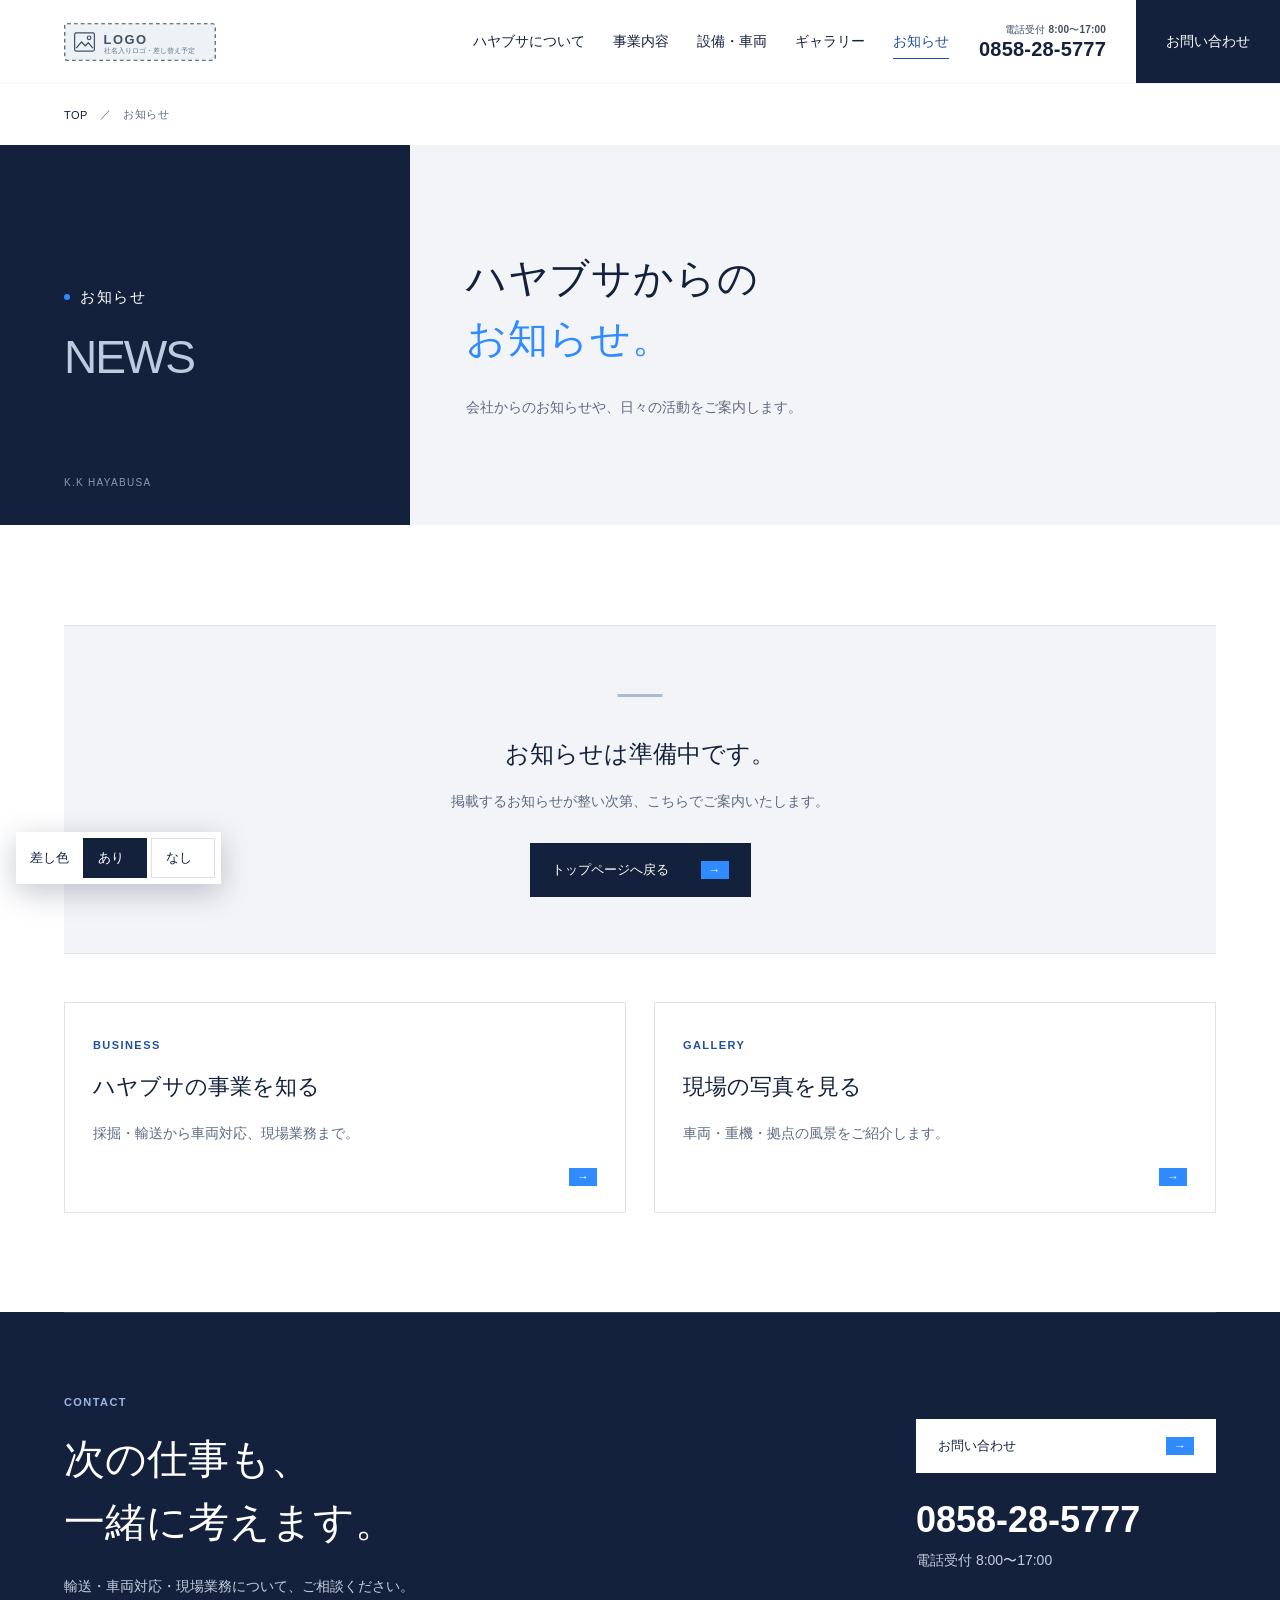
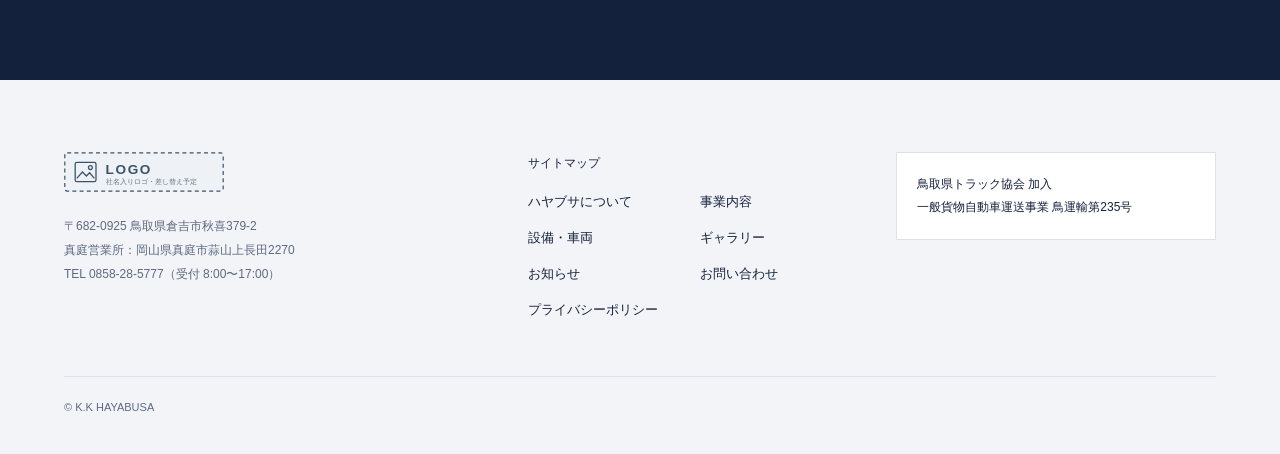
<file: news/index.html>
<!DOCTYPE html>
<html lang="ja"><head><meta charset="utf-8"/><meta content="width=device-width,initial-scale=1" name="viewport"/><meta content="noindex,nofollow,noarchive" name="robots"/><meta content="light" name="color-scheme"/><meta content="会社からのお知らせや、日々の活動をご案内します。" name="description"/><title>お知らせ｜株式会社ハヤブサ</title><link href="../styles.css?v=32" rel="stylesheet"/><link href="../pages.css?v=2" rel="stylesheet"/><link href="../subpages-design.css?v=1" rel="stylesheet"/><link href="../share.css?v=1" rel="stylesheet"/><script defer="" src="../client.js?v=4"></script><script defer="" src="../pages.js?v=1"></script><script defer="" src="../share.js?v=1"></script><script defer="" src="../subpages-design.js?v=1"></script></head><body class="hb-subpage" data-page="news"><a class="skip-link" href="#page-content">本文へ進む</a><header class="hb-top"><a aria-label="株式会社ハヤブサ トップページ" class="hb-brand" href="../"><img alt="株式会社ハヤブサ" class="hb-logo hb-logo-light" height="40" src="../logo-placeholder-light.svg" width="160"/><img alt="株式会社ハヤブサ" class="hb-logo hb-logo-dark" height="40" src="../logo-placeholder.svg" width="160"/></a><nav aria-label="メインナビゲーション" class="hb-nav" id="hb-nav"><a href="../company/">ハヤブサについて</a><a href="../service/">事業内容</a><a href="../equipment/">設備・車両</a><a href="../gallery/">ギャラリー</a><a aria-current="page" href="../news/">お知らせ</a></nav><a class="hb-headtel" href="tel:0858285777"><small>電話受付 8:00〜17:00</small>0858-28-5777</a><a class="hb-headcta" href="../contact/">お問い合わせ</a><button aria-controls="hb-nav" aria-expanded="false" class="hb-menu" type="button"><span></span><span></span><b>メニュー</b></button></header><main id="page-content"><nav aria-label="パンくず" class="sp-breadcrumb"><a href="../">TOP</a><span aria-hidden="true">／</span><span aria-current="page">お知らせ</span></nav><div class="sp-hero sp-editorial-hero sp-editorial-plain"><div class="sp-editorial-heading"><h1>お知らせ</h1><p aria-hidden="true" class="sp-editorial-en">NEWS</p><p class="sp-editorial-brand">K.K HAYABUSA</p></div><div class="sp-editorial-scene"><div class="sp-hero-copy"><h2>ハヤブサからの<br/><em>お知らせ。</em></h2><p>会社からのお知らせや、日々の活動をご案内します。</p></div></div></div><section class="sp-wrap"><div class="sp-empty"><span aria-hidden="true" class="sp-empty-mark">—</span><h2>お知らせは準備中です。</h2><p>掲載するお知らせが整い次第、こちらでご案内いたします。</p><a class="hb-btn" href="../">トップページへ戻る<i aria-hidden="true" class="hb-chip">→</i></a></div><div class="sp-related"><a class="sp-discover" href="../service/"><span class="sp-kicker">BUSINESS</span><h2>ハヤブサの事業を知る</h2><p>採掘・輸送から車両対応、現場業務まで。</p><i aria-hidden="true" class="hb-chip">→</i></a><a class="sp-discover" href="../gallery/"><span class="sp-kicker">GALLERY</span><h2>現場の写真を見る</h2><p>車両・重機・拠点の風景をご紹介します。</p><i aria-hidden="true" class="hb-chip">→</i></a></div></section><section class="sp-cta"><div><p class="sp-kicker">CONTACT</p><h2>次の仕事も、<br/>一緒に考えます。</h2><p>輸送・車両対応・現場業務について、ご相談ください。</p></div><div><a class="hb-btn hb-btn-light" href="../contact/">お問い合わせ<i aria-hidden="true" class="hb-chip">→</i></a><a class="sp-cta-tel" href="tel:0858285777">0858-28-5777</a><p>電話受付 8:00〜17:00</p></div></section></main><footer class="hb-footer"><div class="hb-footer-inner"><div><a href="../"><img alt="株式会社ハヤブサ" class="hb-logo" height="40" src="../logo-placeholder.svg" width="160"/></a><p>〒682-0925 鳥取県倉吉市秋喜379-2<br/>真庭営業所：岡山県真庭市蒜山上長田2270<br/>TEL 0858-28-5777（受付 8:00〜17:00）</p></div><nav aria-label="フッターナビゲーション" class="hb-footnav"><p class="hb-footnav-title">サイトマップ</p><a href="../company/">ハヤブサについて</a><a href="../service/">事業内容</a><a href="../equipment/">設備・車両</a><a href="../gallery/">ギャラリー</a><a href="../news/">お知らせ</a><a href="../contact/">お問い合わせ</a><a href="../privacy/">プライバシーポリシー</a></nav><div class="hb-footer-badge"><p>鳥取県トラック協会 加入</p><p>一般貨物自動車運送事業 鳥運輸第235号</p></div></div><p class="hb-copyright">© K.K HAYABUSA</p></footer><div class="hb-spbar"><a href="tel:0858285777"><span aria-hidden="true">☎</span><b>0858-28-5777<small>電話受付 8:00〜17:00</small></b></a><a class="hb-spcontact" href="../contact/"><span aria-hidden="true">✉</span><b>お問い合わせ<small>ご相談はこちら</small></b></a></div><div aria-label="差し色の切り替え" class="share-toggle" role="group"><span class="share-label">差し色</span><button aria-pressed="true" data-accent="on" type="button">あり</button><button aria-pressed="false" data-accent="off" type="button">なし</button></div></body></html>
</file>
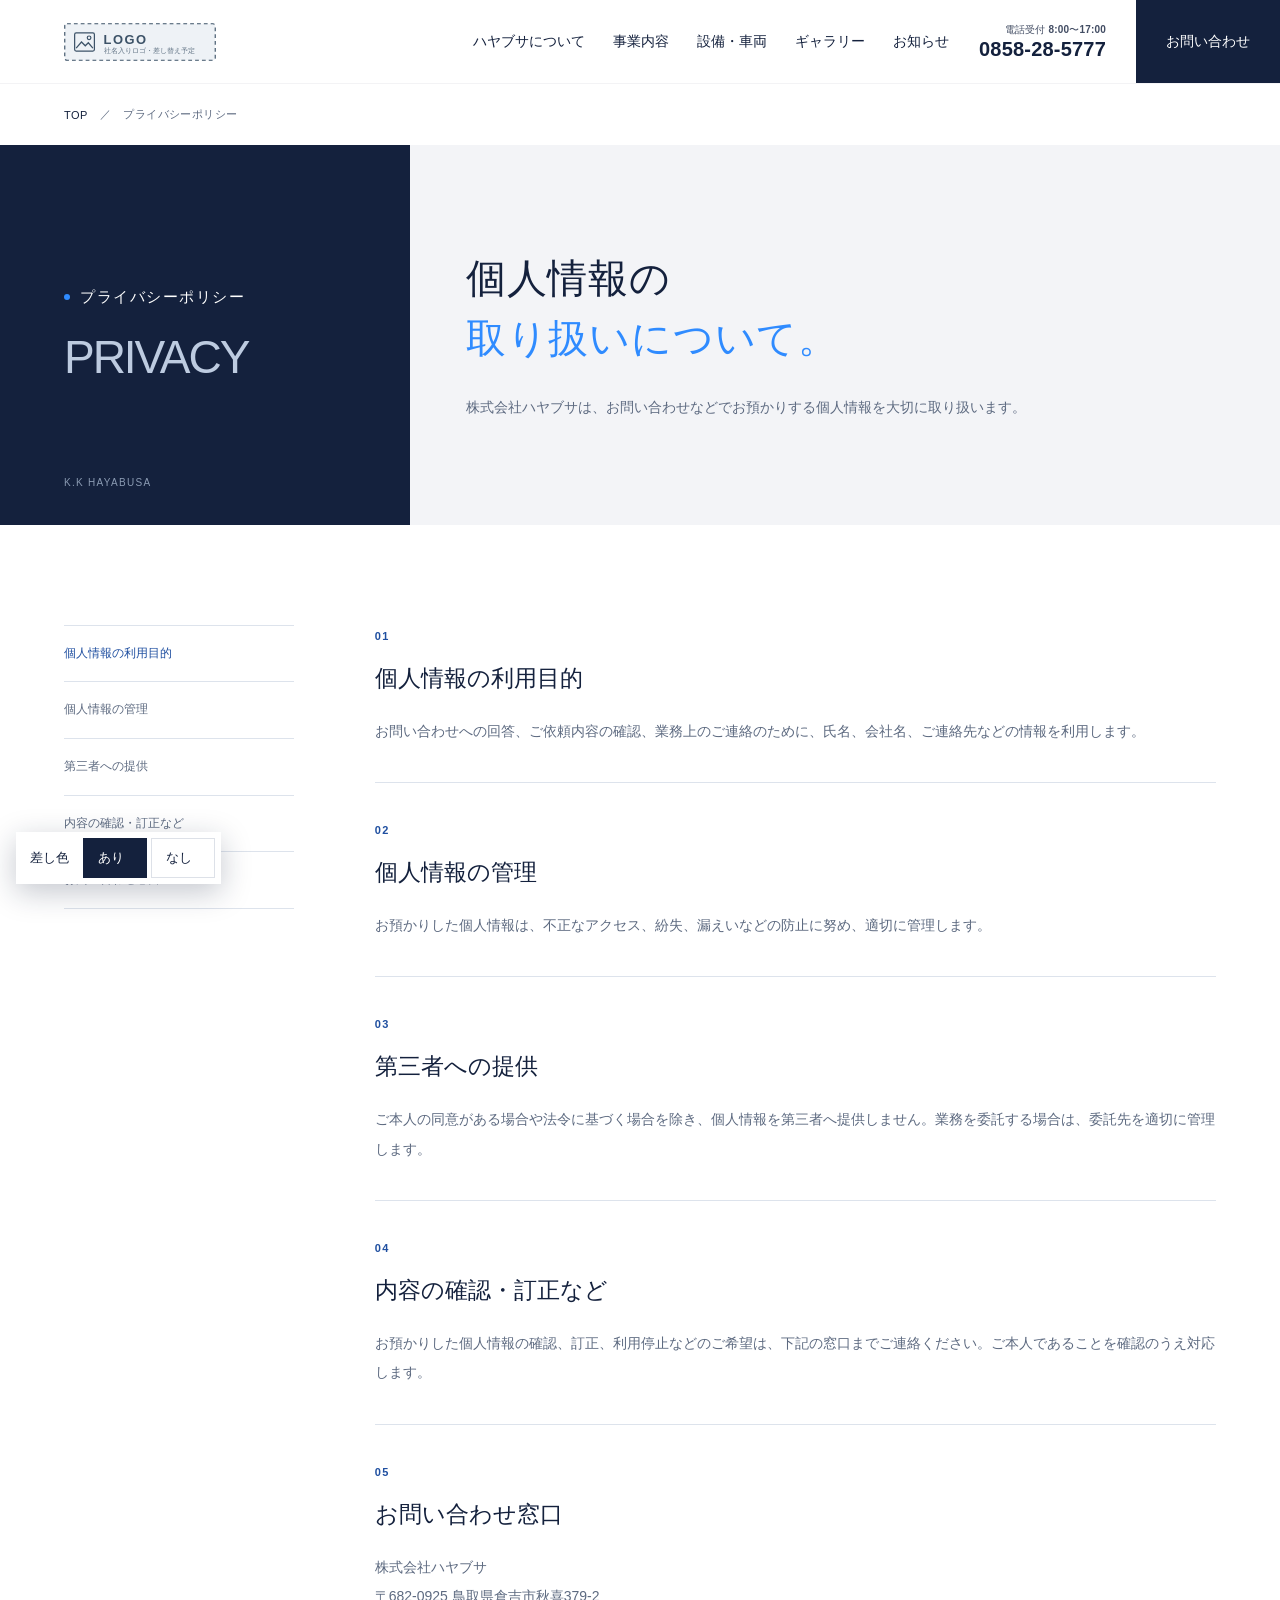
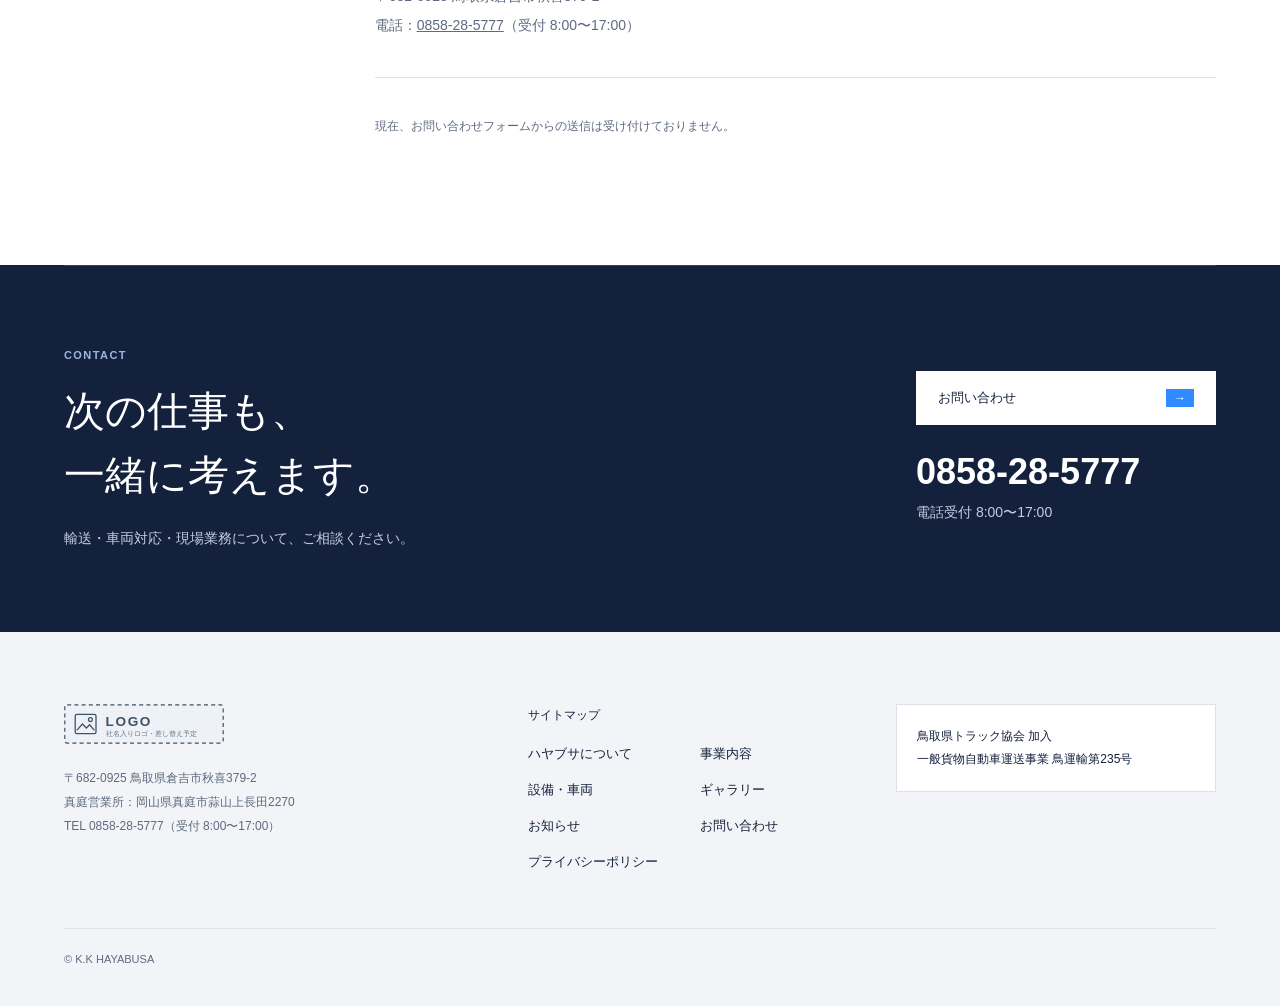
<file: privacy/index.html>
<!DOCTYPE html>
<html lang="ja"><head><meta charset="utf-8"/><meta content="width=device-width,initial-scale=1" name="viewport"/><meta content="noindex,nofollow,noarchive" name="robots"/><meta content="light" name="color-scheme"/><meta content="株式会社ハヤブサは、お問い合わせなどでお預かりする個人情報を大切に取り扱います。" name="description"/><title>プライバシーポリシー｜株式会社ハヤブサ</title><link href="../styles.css?v=32" rel="stylesheet"/><link href="../pages.css?v=2" rel="stylesheet"/><link href="../subpages-design.css?v=1" rel="stylesheet"/><link href="../share.css?v=1" rel="stylesheet"/><script defer="" src="../client.js?v=4"></script><script defer="" src="../pages.js?v=1"></script><script defer="" src="../share.js?v=1"></script><script defer="" src="../subpages-design.js?v=1"></script></head><body class="hb-subpage" data-page="privacy"><a class="skip-link" href="#page-content">本文へ進む</a><header class="hb-top"><a aria-label="株式会社ハヤブサ トップページ" class="hb-brand" href="../"><img alt="株式会社ハヤブサ" class="hb-logo hb-logo-light" height="40" src="../logo-placeholder-light.svg" width="160"/><img alt="株式会社ハヤブサ" class="hb-logo hb-logo-dark" height="40" src="../logo-placeholder.svg" width="160"/></a><nav aria-label="メインナビゲーション" class="hb-nav" id="hb-nav"><a href="../company/">ハヤブサについて</a><a href="../service/">事業内容</a><a href="../equipment/">設備・車両</a><a href="../gallery/">ギャラリー</a><a href="../news/">お知らせ</a></nav><a class="hb-headtel" href="tel:0858285777"><small>電話受付 8:00〜17:00</small>0858-28-5777</a><a class="hb-headcta" href="../contact/">お問い合わせ</a><button aria-controls="hb-nav" aria-expanded="false" class="hb-menu" type="button"><span></span><span></span><b>メニュー</b></button></header><main id="page-content"><nav aria-label="パンくず" class="sp-breadcrumb"><a href="../">TOP</a><span aria-hidden="true">／</span><span aria-current="page">プライバシーポリシー</span></nav><div class="sp-hero sp-editorial-hero sp-editorial-plain"><div class="sp-editorial-heading"><h1>プライバシーポリシー</h1><p aria-hidden="true" class="sp-editorial-en">PRIVACY</p><p class="sp-editorial-brand">K.K HAYABUSA</p></div><div class="sp-editorial-scene"><div class="sp-hero-copy"><h2>個人情報の<br/><em>取り扱いについて。</em></h2><p>株式会社ハヤブサは、お問い合わせなどでお預かりする個人情報を大切に取り扱います。</p></div></div></div><section class="sp-wrap sp-prose"><nav aria-label="個人情報の取り扱い 目次" class="sp-policy-nav"><a href="#policy-1">個人情報の利用目的</a><a href="#policy-2">個人情報の管理</a><a href="#policy-3">第三者への提供</a><a href="#policy-4">内容の確認・訂正など</a><a href="#policy-5">お問い合わせ窓口</a></nav><div class="sp-policy-body"><section id="policy-1"><p class="sp-kicker">01</p><h2>個人情報の利用目的</h2><p>お問い合わせへの回答、ご依頼内容の確認、業務上のご連絡のために、氏名、会社名、ご連絡先などの情報を利用します。</p></section><section id="policy-2"><p class="sp-kicker">02</p><h2>個人情報の管理</h2><p>お預かりした個人情報は、不正なアクセス、紛失、漏えいなどの防止に努め、適切に管理します。</p></section><section id="policy-3"><p class="sp-kicker">03</p><h2>第三者への提供</h2><p>ご本人の同意がある場合や法令に基づく場合を除き、個人情報を第三者へ提供しません。業務を委託する場合は、委託先を適切に管理します。</p></section><section id="policy-4"><p class="sp-kicker">04</p><h2>内容の確認・訂正など</h2><p>お預かりした個人情報の確認、訂正、利用停止などのご希望は、下記の窓口までご連絡ください。ご本人であることを確認のうえ対応します。</p></section><section id="policy-5"><p class="sp-kicker">05</p><h2>お問い合わせ窓口</h2><p>株式会社ハヤブサ<br/>〒682-0925 鳥取県倉吉市秋喜379-2<br/>電話：<a href="tel:0858285777">0858-28-5777</a>（受付 8:00〜17:00）</p></section><p class="sp-note">現在、お問い合わせフォームからの送信は受け付けておりません。</p></div></section><section class="sp-cta"><div><p class="sp-kicker">CONTACT</p><h2>次の仕事も、<br/>一緒に考えます。</h2><p>輸送・車両対応・現場業務について、ご相談ください。</p></div><div><a class="hb-btn hb-btn-light" href="../contact/">お問い合わせ<i aria-hidden="true" class="hb-chip">→</i></a><a class="sp-cta-tel" href="tel:0858285777">0858-28-5777</a><p>電話受付 8:00〜17:00</p></div></section></main><footer class="hb-footer"><div class="hb-footer-inner"><div><a href="../"><img alt="株式会社ハヤブサ" class="hb-logo" height="40" src="../logo-placeholder.svg" width="160"/></a><p>〒682-0925 鳥取県倉吉市秋喜379-2<br/>真庭営業所：岡山県真庭市蒜山上長田2270<br/>TEL 0858-28-5777（受付 8:00〜17:00）</p></div><nav aria-label="フッターナビゲーション" class="hb-footnav"><p class="hb-footnav-title">サイトマップ</p><a href="../company/">ハヤブサについて</a><a href="../service/">事業内容</a><a href="../equipment/">設備・車両</a><a href="../gallery/">ギャラリー</a><a href="../news/">お知らせ</a><a href="../contact/">お問い合わせ</a><a href="../privacy/">プライバシーポリシー</a></nav><div class="hb-footer-badge"><p>鳥取県トラック協会 加入</p><p>一般貨物自動車運送事業 鳥運輸第235号</p></div></div><p class="hb-copyright">© K.K HAYABUSA</p></footer><div class="hb-spbar"><a href="tel:0858285777"><span aria-hidden="true">☎</span><b>0858-28-5777<small>電話受付 8:00〜17:00</small></b></a><a class="hb-spcontact" href="../contact/"><span aria-hidden="true">✉</span><b>お問い合わせ<small>ご相談はこちら</small></b></a></div><div aria-label="差し色の切り替え" class="share-toggle" role="group"><span class="share-label">差し色</span><button aria-pressed="true" data-accent="on" type="button">あり</button><button aria-pressed="false" data-accent="off" type="button">なし</button></div></body></html>
</file>
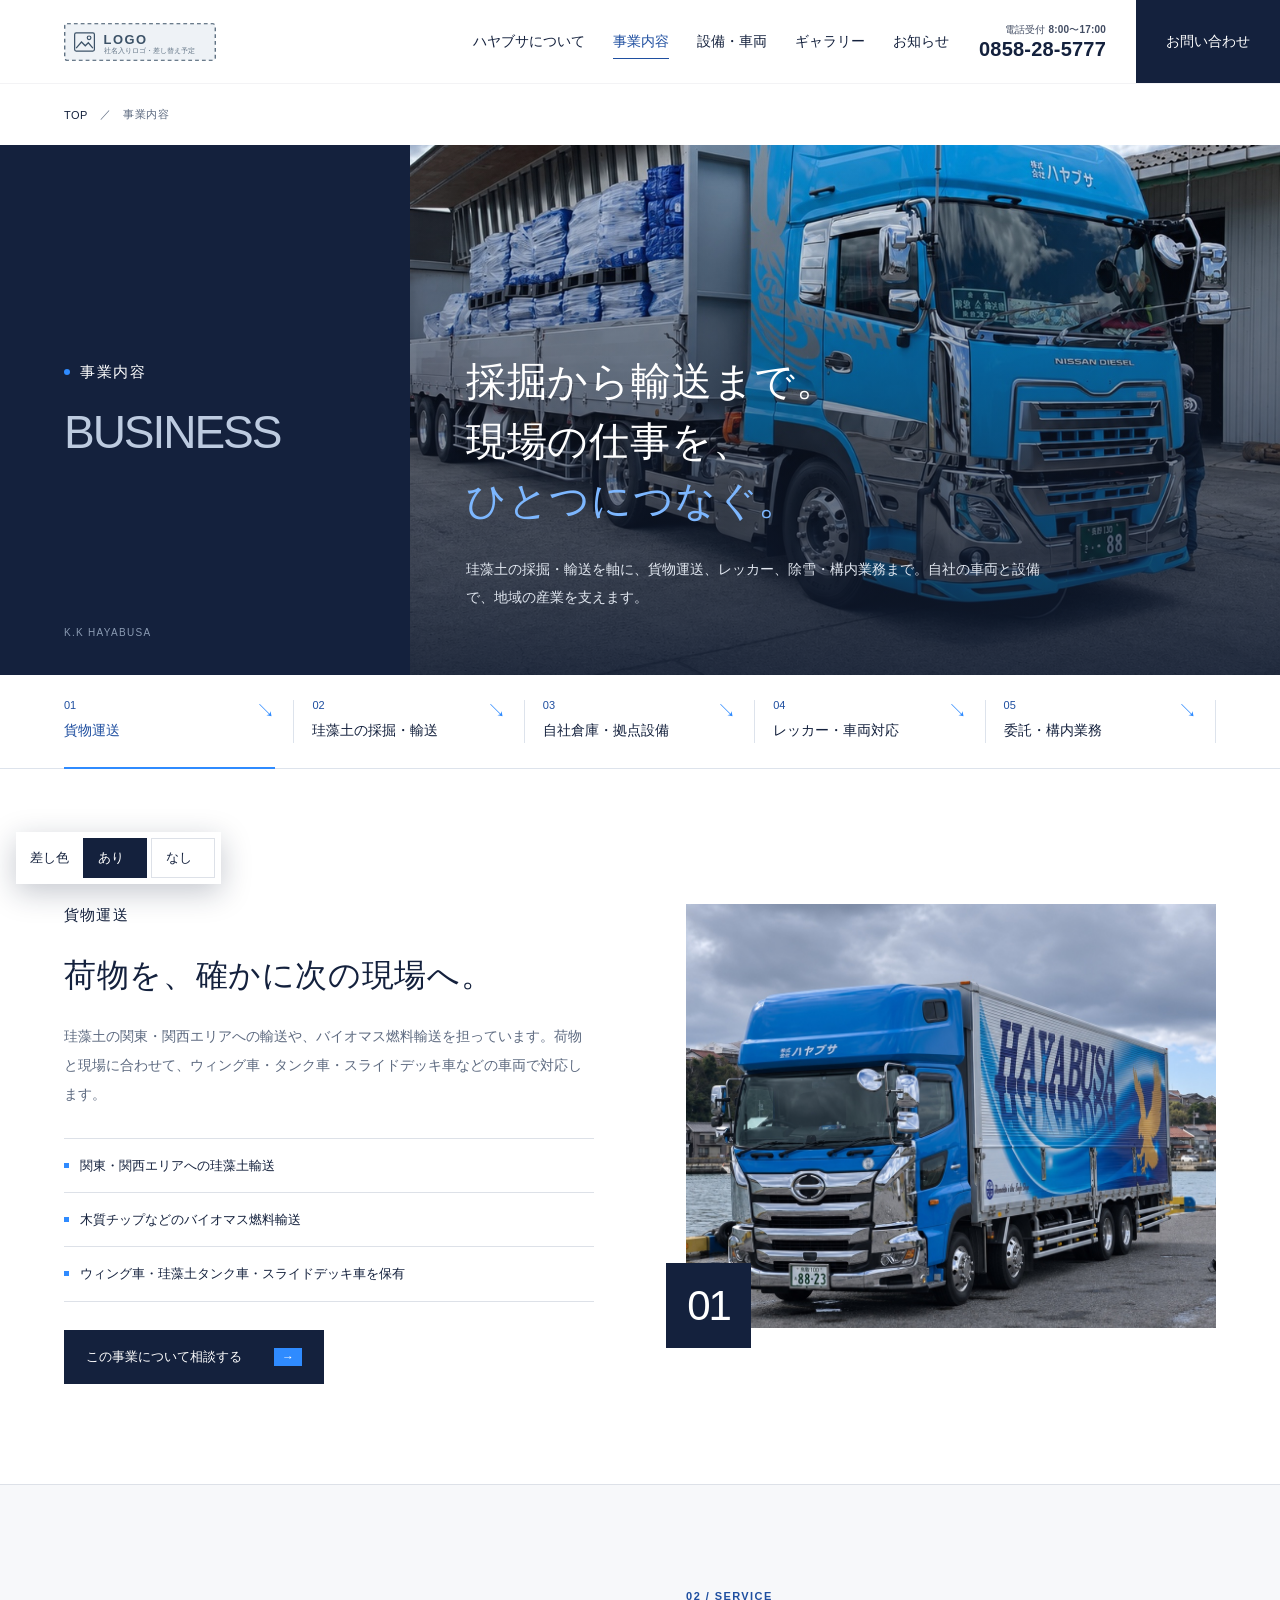
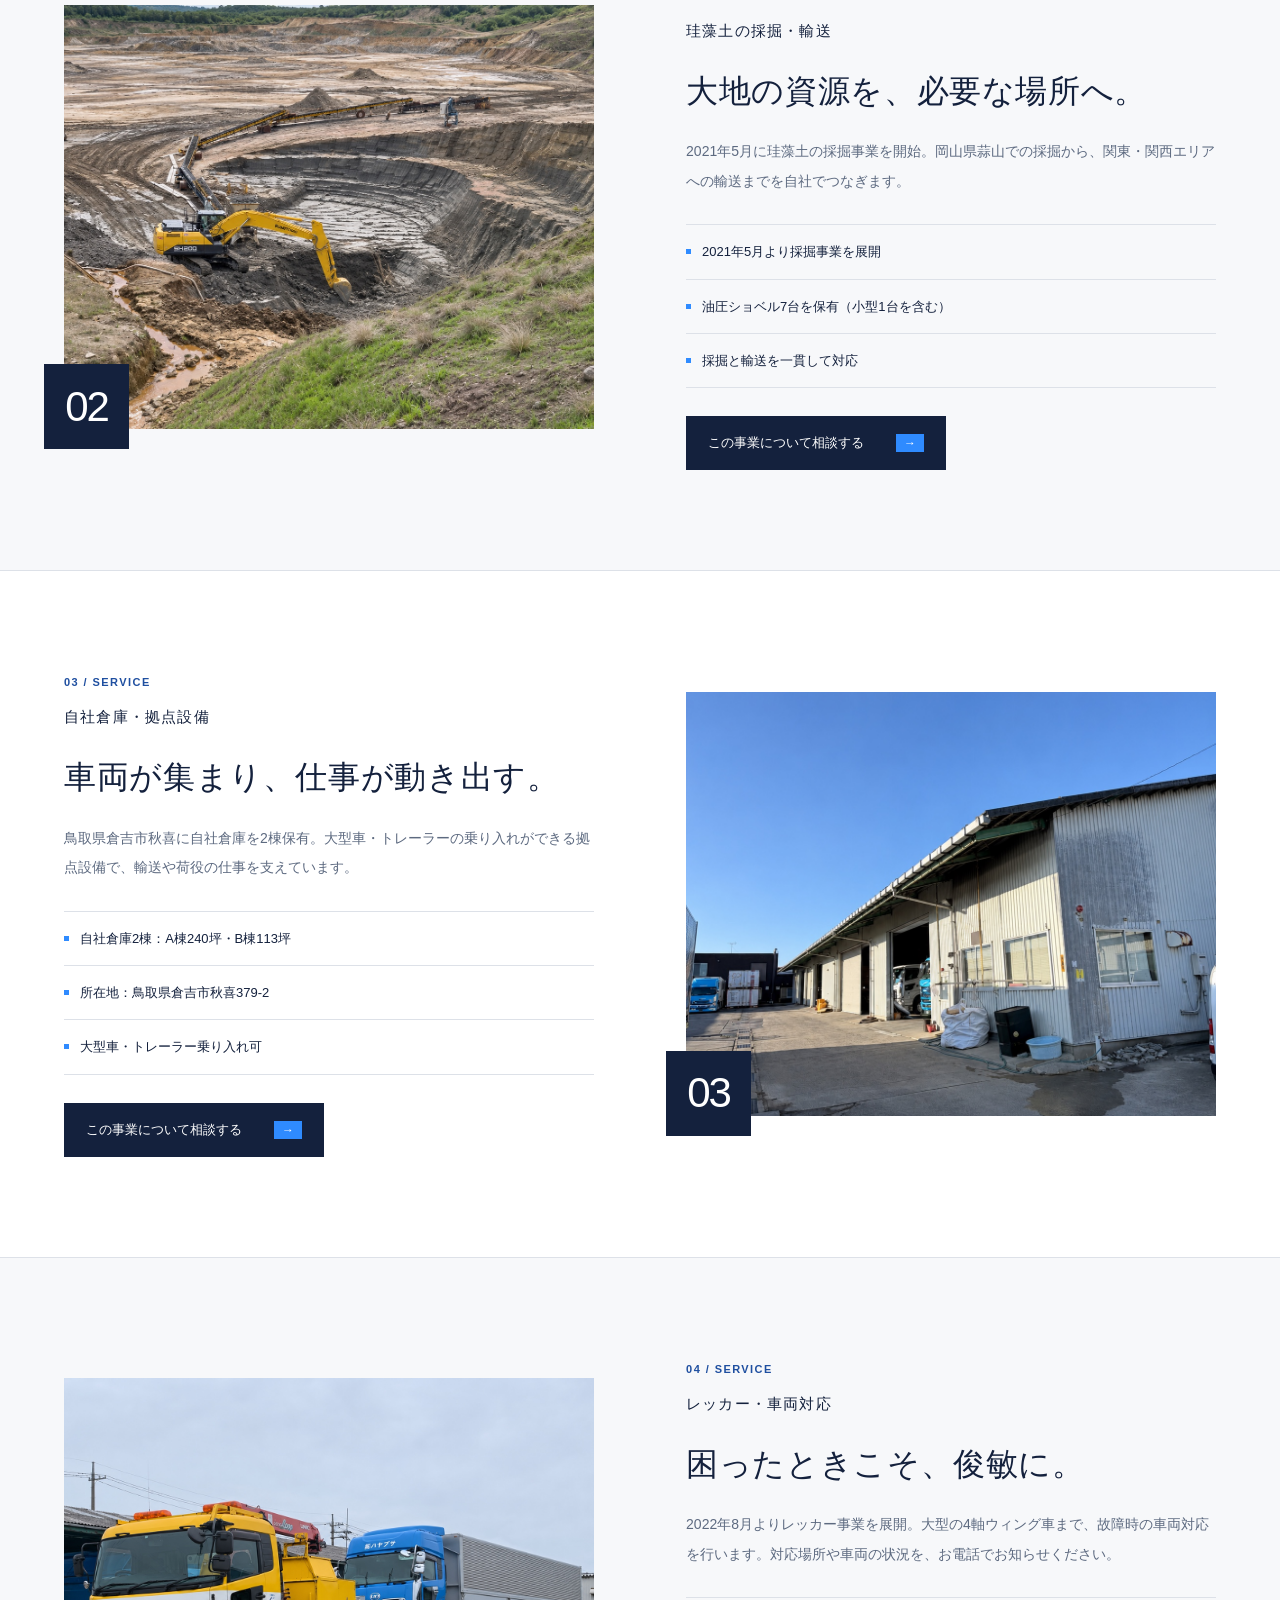
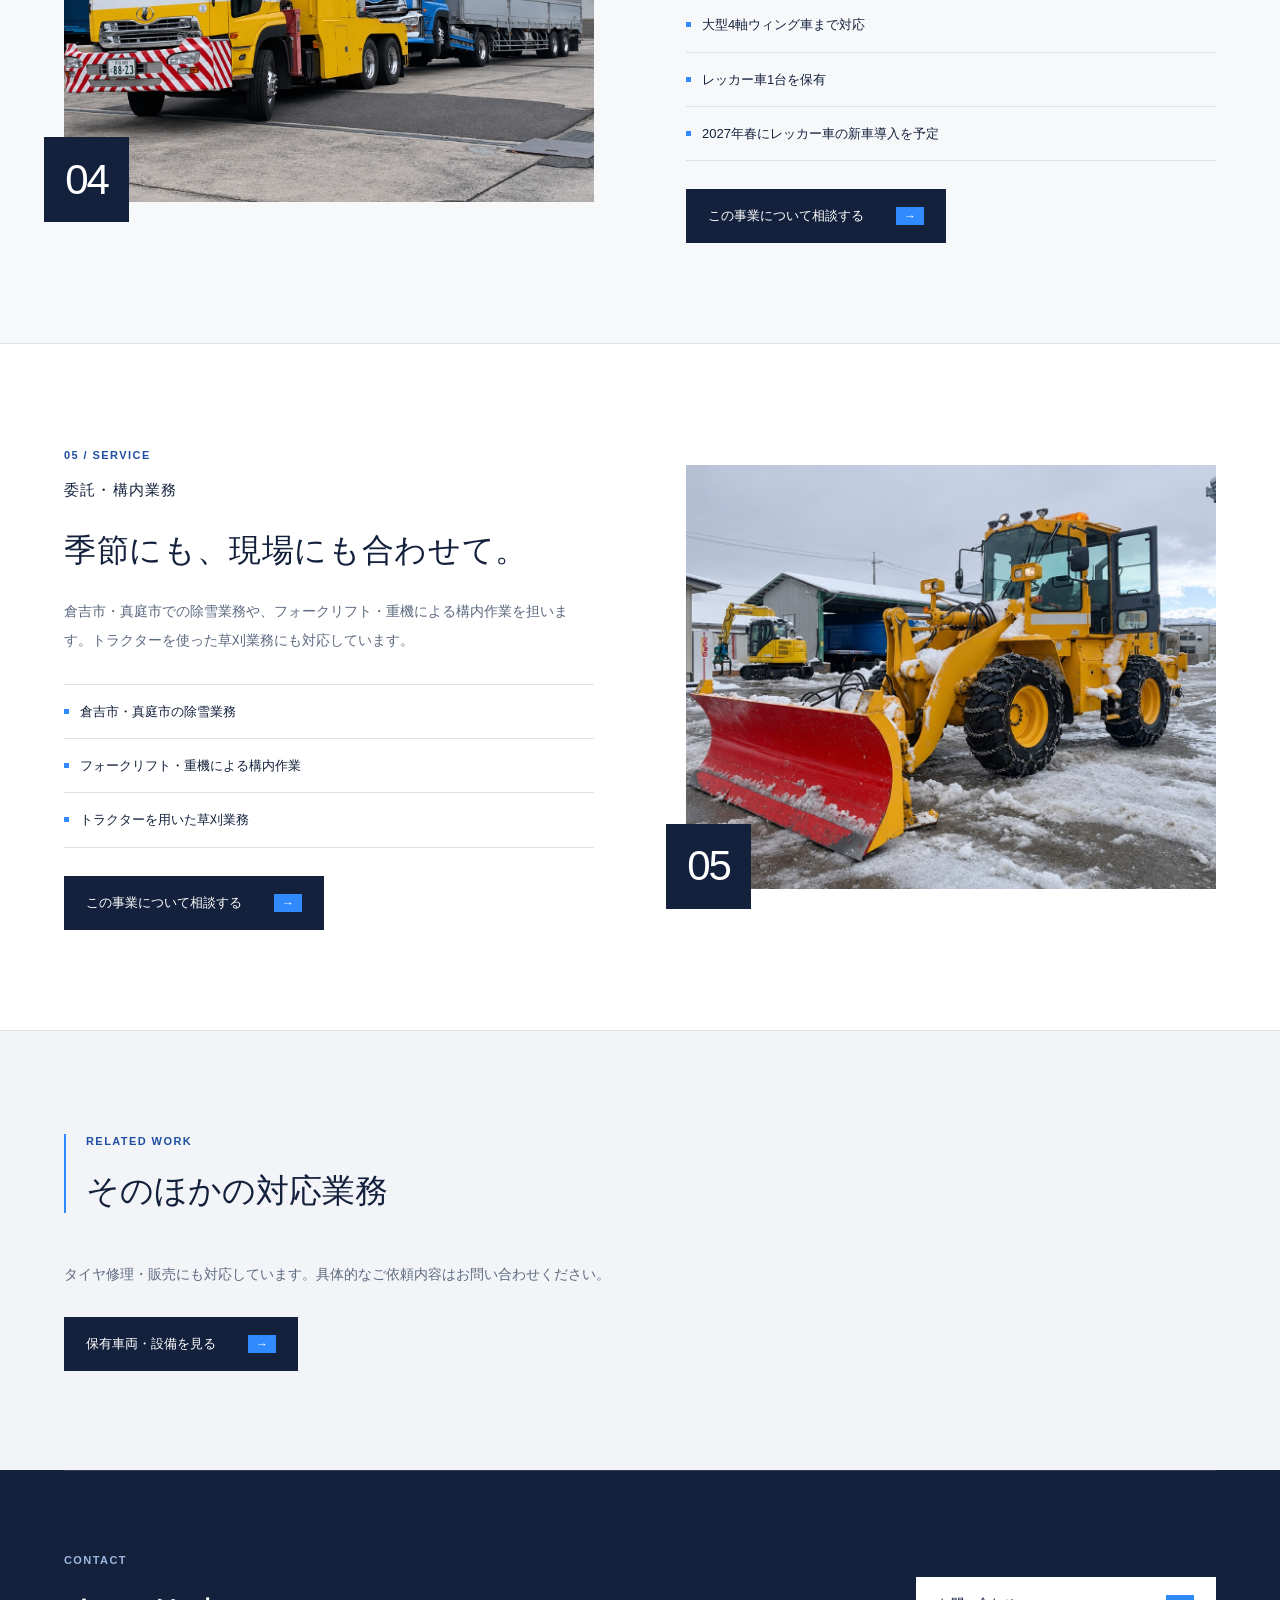
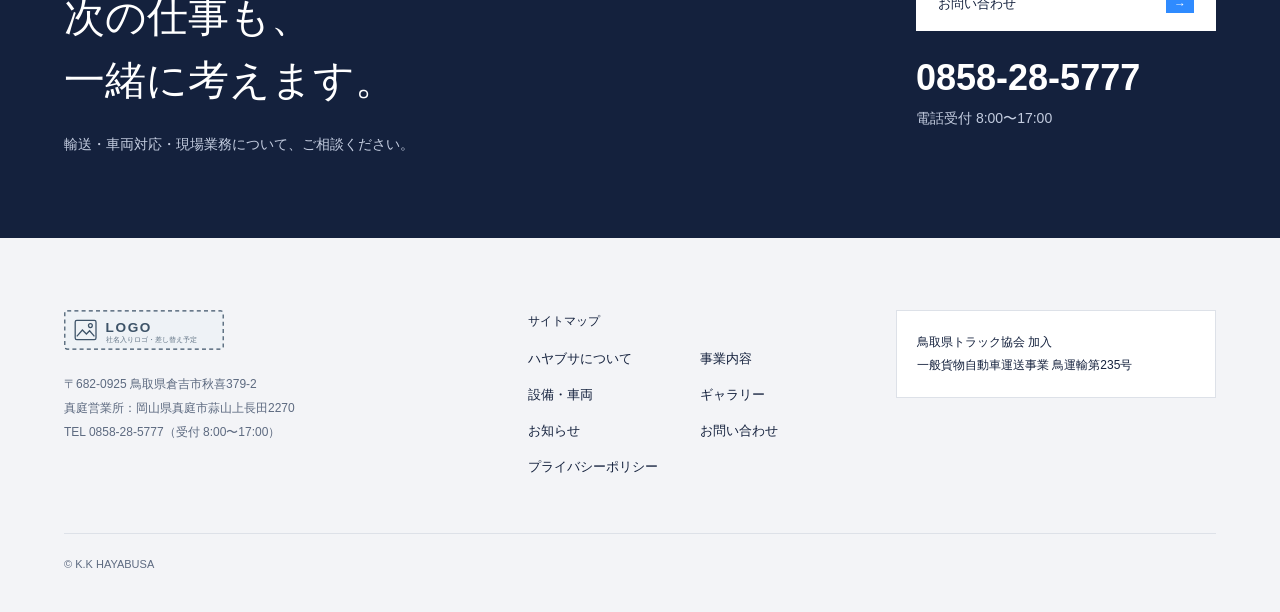
<file: service/index.html>
<!DOCTYPE html>
<html lang="ja"><head><meta charset="utf-8"/><meta content="width=device-width,initial-scale=1" name="viewport"/><meta content="noindex,nofollow,noarchive" name="robots"/><meta content="light" name="color-scheme"/><meta content="珪藻土の採掘・輸送を軸に、貨物運送、レッカー、除雪・構内業務まで。自社の車両と設備で、地域の産業を支えます。" name="description"/><title>事業内容｜株式会社ハヤブサ</title><link href="../styles.css?v=32" rel="stylesheet"/><link href="../pages.css?v=2" rel="stylesheet"/><link href="../subpages-design.css?v=1" rel="stylesheet"/><link href="../share.css?v=1" rel="stylesheet"/><script defer="" src="../client.js?v=4"></script><script defer="" src="../pages.js?v=1"></script><script defer="" src="../share.js?v=1"></script><script defer="" src="../subpages-design.js?v=1"></script></head><body class="hb-subpage" data-page="service"><a class="skip-link" href="#page-content">本文へ進む</a><header class="hb-top"><a aria-label="株式会社ハヤブサ トップページ" class="hb-brand" href="../"><img alt="株式会社ハヤブサ" class="hb-logo hb-logo-light" height="40" src="../logo-placeholder-light.svg" width="160"/><img alt="株式会社ハヤブサ" class="hb-logo hb-logo-dark" height="40" src="../logo-placeholder.svg" width="160"/></a><nav aria-label="メインナビゲーション" class="hb-nav" id="hb-nav"><a href="../company/">ハヤブサについて</a><a aria-current="page" href="../service/">事業内容</a><a href="../equipment/">設備・車両</a><a href="../gallery/">ギャラリー</a><a href="../news/">お知らせ</a></nav><a class="hb-headtel" href="tel:0858285777"><small>電話受付 8:00〜17:00</small>0858-28-5777</a><a class="hb-headcta" href="../contact/">お問い合わせ</a><button aria-controls="hb-nav" aria-expanded="false" class="hb-menu" type="button"><span></span><span></span><b>メニュー</b></button></header><main id="page-content"><nav aria-label="パンくず" class="sp-breadcrumb"><a href="../">TOP</a><span aria-hidden="true">／</span><span aria-current="page">事業内容</span></nav><div class="sp-hero sp-editorial-hero"><div class="sp-editorial-heading"><h1>事業内容</h1><p aria-hidden="true" class="sp-editorial-en">BUSINESS</p><p class="sp-editorial-brand">K.K HAYABUSA</p></div><div class="sp-editorial-scene"><figure class="sp-photo"><img alt="事業内容" decoding="async" fetchpriority="high" src="../images/enhanced/IMG_9866.jpg"/></figure><div class="sp-hero-copy"><h2>採掘から輸送まで。<br/>現場の仕事を、<br/><em>ひとつにつなぐ。</em></h2><p>珪藻土の採掘・輸送を軸に、貨物運送、レッカー、除雪・構内業務まで。自社の車両と設備で、地域の産業を支えます。</p></div></div></div><nav aria-label="事業一覧" class="sp-jump"><a href="#transport"><small>01</small>貨物運送<span aria-hidden="true">↘</span></a><a href="#diatomite"><small>02</small>珪藻土の採掘・輸送<span aria-hidden="true">↘</span></a><a href="#warehouse"><small>03</small>自社倉庫・拠点設備<span aria-hidden="true">↘</span></a><a href="#towing"><small>04</small>レッカー・車両対応<span aria-hidden="true">↘</span></a><a href="#field-work"><small>05</small>委託・構内業務<span aria-hidden="true">↘</span></a></nav><section class="sp-service sp-wrap" id="transport"><div class="sp-service-text"><p class="sp-kicker">01 / SERVICE</p><h2>貨物運送</h2><h3>荷物を、確かに次の現場へ。</h3><p>珪藻土の関東・関西エリアへの輸送や、バイオマス燃料輸送を担っています。荷物と現場に合わせて、ウィング車・タンク車・スライドデッキ車などの車両で対応します。</p><ul class="sp-points"><li>関東・関西エリアへの珪藻土輸送</li><li>木質チップなどのバイオマス燃料輸送</li><li>ウィング車・珪藻土タンク車・スライドデッキ車を保有</li></ul><a class="hb-btn" href="../contact/?type=transport">この事業について相談する<i aria-hidden="true" class="hb-chip">→</i></a></div><figure class="sp-photo"><img alt="貨物運送" decoding="async" loading="lazy" src="../images/enhanced/F501E256.jpg"/><span aria-hidden="true" class="sp-story-number">01</span></figure></section><section class="sp-service sp-wrap" id="diatomite"><div class="sp-service-text"><p class="sp-kicker">02 / SERVICE</p><h2>珪藻土の採掘・輸送</h2><h3>大地の資源を、必要な場所へ。</h3><p>2021年5月に珪藻土の採掘事業を開始。岡山県蒜山での採掘から、関東・関西エリアへの輸送までを自社でつなぎます。</p><ul class="sp-points"><li>2021年5月より採掘事業を展開</li><li>油圧ショベル7台を保有（小型1台を含む）</li><li>採掘と輸送を一貫して対応</li></ul><a class="hb-btn" href="../contact/?type=diatomite">この事業について相談する<i aria-hidden="true" class="hb-chip">→</i></a></div><figure class="sp-photo"><img alt="珪藻土の採掘・輸送" decoding="async" loading="lazy" src="../images/enhanced/quarry-wide.jpg"/><span aria-hidden="true" class="sp-story-number">02</span></figure></section><section class="sp-service sp-wrap" id="warehouse"><div class="sp-service-text"><p class="sp-kicker">03 / SERVICE</p><h2>自社倉庫・拠点設備</h2><h3>車両が集まり、仕事が動き出す。</h3><p>鳥取県倉吉市秋喜に自社倉庫を2棟保有。大型車・トレーラーの乗り入れができる拠点設備で、輸送や荷役の仕事を支えています。</p><ul class="sp-points"><li>自社倉庫2棟：A棟240坪・B棟113坪</li><li>所在地：鳥取県倉吉市秋喜379-2</li><li>大型車・トレーラー乗り入れ可</li></ul><a class="hb-btn" href="../contact/?type=warehouse">この事業について相談する<i aria-hidden="true" class="hb-chip">→</i></a></div><figure class="sp-photo"><img alt="自社倉庫・拠点設備" decoding="async" loading="lazy" src="../images/enhanced/IMG_0410.jpg"/><span aria-hidden="true" class="sp-story-number">03</span></figure></section><section class="sp-service sp-wrap" id="towing"><div class="sp-service-text"><p class="sp-kicker">04 / SERVICE</p><h2>レッカー・車両対応</h2><h3>困ったときこそ、俊敏に。</h3><p>2022年8月よりレッカー事業を展開。大型の4軸ウィング車まで、故障時の車両対応を行います。対応場所や車両の状況を、お電話でお知らせください。</p><ul class="sp-points"><li>大型4軸ウィング車まで対応</li><li>レッカー車1台を保有</li><li>2027年春にレッカー車の新車導入を予定</li></ul><a class="hb-btn" href="../contact/?type=towing">この事業について相談する<i aria-hidden="true" class="hb-chip">→</i></a></div><figure class="sp-photo"><img alt="レッカー・車両対応" decoding="async" loading="lazy" src="../images/enhanced/522DA483.jpg"/><span aria-hidden="true" class="sp-story-number">04</span></figure></section><section class="sp-service sp-wrap" id="field-work"><div class="sp-service-text"><p class="sp-kicker">05 / SERVICE</p><h2>委託・構内業務</h2><h3>季節にも、現場にも合わせて。</h3><p>倉吉市・真庭市での除雪業務や、フォークリフト・重機による構内作業を担います。トラクターを使った草刈業務にも対応しています。</p><ul class="sp-points"><li>倉吉市・真庭市の除雪業務</li><li>フォークリフト・重機による構内作業</li><li>トラクターを用いた草刈業務</li></ul><a class="hb-btn" href="../contact/?type=field-work">この事業について相談する<i aria-hidden="true" class="hb-chip">→</i></a></div><figure class="sp-photo"><img alt="委託・構内業務" decoding="async" loading="lazy" src="../images/enhanced/D3CCD402.jpg"/><span aria-hidden="true" class="sp-story-number">05</span></figure></section><section class="sp-soft sp-wrap"><div class="sp-section-head"><p class="sp-kicker">RELATED WORK</p><h2>そのほかの対応業務</h2></div><p>タイヤ修理・販売にも対応しています。具体的なご依頼内容はお問い合わせください。</p><a class="hb-btn" href="../equipment/">保有車両・設備を見る<i aria-hidden="true" class="hb-chip">→</i></a></section><section class="sp-cta"><div><p class="sp-kicker">CONTACT</p><h2>次の仕事も、<br/>一緒に考えます。</h2><p>輸送・車両対応・現場業務について、ご相談ください。</p></div><div><a class="hb-btn hb-btn-light" href="../contact/">お問い合わせ<i aria-hidden="true" class="hb-chip">→</i></a><a class="sp-cta-tel" href="tel:0858285777">0858-28-5777</a><p>電話受付 8:00〜17:00</p></div></section></main><footer class="hb-footer"><div class="hb-footer-inner"><div><a href="../"><img alt="株式会社ハヤブサ" class="hb-logo" height="40" src="../logo-placeholder.svg" width="160"/></a><p>〒682-0925 鳥取県倉吉市秋喜379-2<br/>真庭営業所：岡山県真庭市蒜山上長田2270<br/>TEL 0858-28-5777（受付 8:00〜17:00）</p></div><nav aria-label="フッターナビゲーション" class="hb-footnav"><p class="hb-footnav-title">サイトマップ</p><a href="../company/">ハヤブサについて</a><a href="../service/">事業内容</a><a href="../equipment/">設備・車両</a><a href="../gallery/">ギャラリー</a><a href="../news/">お知らせ</a><a href="../contact/">お問い合わせ</a><a href="../privacy/">プライバシーポリシー</a></nav><div class="hb-footer-badge"><p>鳥取県トラック協会 加入</p><p>一般貨物自動車運送事業 鳥運輸第235号</p></div></div><p class="hb-copyright">© K.K HAYABUSA</p></footer><div class="hb-spbar"><a href="tel:0858285777"><span aria-hidden="true">☎</span><b>0858-28-5777<small>電話受付 8:00〜17:00</small></b></a><a class="hb-spcontact" href="../contact/"><span aria-hidden="true">✉</span><b>お問い合わせ<small>ご相談はこちら</small></b></a></div><div aria-label="差し色の切り替え" class="share-toggle" role="group"><span class="share-label">差し色</span><button aria-pressed="true" data-accent="on" type="button">あり</button><button aria-pressed="false" data-accent="off" type="button">なし</button></div></body></html>
</file>
<file: styles.css>
:root{--accent:#2f8bff;--ink:#14213d;--navy:#14213d;--blue:#1f4fa0;--blue-soft:#9db6e0;--paper:#fff;--soft:#f3f4f7;--muted:#5d6a80;--line:#dde1e8;--side:240px;--gutter:clamp(22px,5vw,80px);--wrap:max(var(--gutter),calc((100vw - 1240px)/2));--header:84px;--sans:-apple-system,BlinkMacSystemFont,"Hiragino Kaku Gothic ProN","Yu Gothic",Meiryo,sans-serif;font-family:var(--sans);color:var(--ink);background:var(--paper);font-synthesis:none}
*{box-sizing:border-box}body{margin:0}button,a{-webkit-tap-highlight-color:transparent}button{font:inherit;color:inherit;cursor:pointer;border:0;background:none;padding:0;text-align:left}a{color:inherit}h1,h2,h3,h4,p,ol,ul{margin:0}ol,ul{padding:0;list-style:none}button:focus-visible,a:focus-visible{outline:3px solid #e8a33a;outline-offset:4px}section{scroll-margin-top:72px}
h1,h2,h3,h4{font-feature-settings:"palt"}p{font-size:14px;line-height:1.95;color:var(--muted)}
.skip-link{position:fixed;top:-100px;left:12px;background:#fff;padding:12px;z-index:90}.skip-link:focus{top:10px}
.hb-page{overflow-x:clip}.hb-nw{display:inline-block}

/* Flat photo frames until the shoot */
.hb-placeholder{position:relative;display:block;overflow:hidden;background:#dfe2e7;aspect-ratio:4/3}.hb-photo-tag{position:absolute;left:14px;top:12px;right:14px;font-size:11px;font-weight:700;line-height:1.5;color:#5c6676;z-index:1}

/* Buttons: dark block with a small white arrow chip (reference: tokusha.jp) */
.hb-chip{display:inline-grid;place-items:center;width:28px;height:18px;background:#fff;color:var(--navy);font-size:12px;font-style:normal;line-height:1;flex-shrink:0;transition:transform .2s}
.hb-btn{display:inline-flex;align-items:center;gap:28px;margin-top:28px;padding:15px 16px 15px 22px;min-height:52px;background:var(--navy);color:#fff;font-size:14px;font-weight:700}.hb-btn:hover .hb-chip{transform:translateX(3px)}
.hb-btn-light{background:#fff;color:var(--navy)}.hb-btn-light .hb-chip{background:var(--navy);color:#fff}

/* Headings (reference: tokusha.jp): small Japanese label with a navy dot + large pale English word */
.hb-title{display:flex;flex-direction:column;gap:10px}
.hb-title-ja{display:flex;align-items:center;gap:8px;font-size:14px;font-weight:600;letter-spacing:.04em;color:var(--ink)}.hb-title-ja::before{content:'';width:6px;height:6px;border-radius:50%;background:var(--navy)}
.hb-title-en{font-family:"Avenir Next","Helvetica Neue",Arial,sans-serif;font-size:clamp(48px,5.6vw,80px);font-weight:600;line-height:1;letter-spacing:-.02em;background:linear-gradient(to right,#abbcd1 8%,#8b9aad 33%,#dae4f0 66%);-webkit-background-clip:text;background-clip:text;color:transparent}
.hb-title-light .hb-title-ja{color:#fff}.hb-title-light .hb-title-ja::before{background:#fff}.hb-title-light .hb-title-en{background-image:linear-gradient(to right,#dfe7f2 8%,#9fb0c8 33%,#f4f7fb 66%)}
.hb-lead{font-size:clamp(22px,2.2vw,30px);font-weight:800;line-height:1.55;letter-spacing:.01em;color:var(--ink)}
.hb-section{padding:120px var(--wrap)}
.hb-split{display:grid;grid-template-columns:1fr 1fr;gap:6%;align-items:end;margin-bottom:64px}.hb-split-text>p{margin-top:16px;max-width:560px}

/* Header: beside the side panel over the FV, full-width white bar after scrolling */
.hb-top{position:fixed;top:0;left:var(--side);right:0;z-index:60;height:var(--header);display:flex;align-items:center;gap:30px;padding:0 0 0 var(--gutter);color:#fff;transition:background .25s,box-shadow .25s}
.hb-brand{margin-right:auto}.hb-top .hb-logo{display:none;height:38px;width:auto}
.hb-nav{display:flex;gap:28px}.hb-nav button{font-size:14px;font-weight:700;min-height:44px;white-space:nowrap}.hb-nav button:hover{opacity:.7}
.hb-headtel{display:flex;flex-direction:column;align-items:flex-end;font-size:20px;font-weight:800;line-height:1.1;text-decoration:none;letter-spacing:.01em}.hb-headtel small{font-size:10px;font-weight:600;opacity:.8;margin-bottom:3px}
.hb-headcta{align-self:stretch;padding:0 30px;background:var(--navy);color:#fff;font-size:14px;font-weight:700}.hb-headcta:hover{background:var(--blue)}.hb-menu{display:none}
.hb-top.is-solid{left:0;background:#fff;color:var(--ink);box-shadow:0 1px 0 var(--line)}.hb-top.is-solid .hb-logo-dark{display:block}

/* FV: navy side panel listing the bases, full-bleed photo, copy at bottom-left, link card at bottom-right */
.hb-hero{position:relative;min-height:max(640px,100svh);color:#fff}
.hb-side{position:absolute;left:0;top:0;bottom:0;width:var(--side);z-index:2;display:flex;flex-direction:column;padding:26px 24px;background:var(--navy)}.hb-side .hb-logo{height:40px;width:auto;align-self:flex-start}
.hb-side-list{margin-top:56px}.hb-side-title{font-size:12px;font-weight:700;color:var(--blue-soft);padding-bottom:10px;border-bottom:1px solid #ffffff33}.hb-side ul{margin-top:8px}.hb-side li{padding:12px 0;font-size:11px;line-height:1.6;color:#c4cde0;border-bottom:1px solid #ffffff1a}.hb-side li b{display:block;font-size:14px;color:#fff;margin-bottom:2px}.hb-side-foot{margin-top:auto;font-family:"Avenir Next","Helvetica Neue",Arial,sans-serif;font-size:20px;font-weight:500;letter-spacing:.03em;line-height:1;color:#4a5a7d}
.hb-hero-media{position:absolute;top:0;right:0;bottom:0;left:var(--side);aspect-ratio:auto;background:#2b323d}.hb-hero-media .hb-photo-tag{top:calc(var(--header) + 12px);left:var(--gutter);color:#ffffffaa}
.hb-hero-media::after{content:'';position:absolute;inset:0;background:linear-gradient(0deg,#0c1424cc,#0c142400 60%)}
.hb-hero-copy{position:absolute;left:calc(var(--side) + var(--gutter));bottom:clamp(56px,9vh,96px);z-index:1;max-width:680px}.hb-hero h1{font-size:clamp(38px,4.6vw,66px);font-weight:800;line-height:1.35;letter-spacing:.01em}.hb-hero-copy p{margin-top:22px;font-size:15px;color:#e1e6f0}
.hb-hero-card{position:absolute;right:var(--gutter);bottom:clamp(56px,9vh,96px);z-index:1;display:flex;align-items:center;gap:18px;padding:12px 16px 12px 12px;background:#fff;color:var(--ink);font-size:14px;font-weight:700}.hb-hero-card .hb-placeholder{width:96px;aspect-ratio:3/2}.hb-hero-card .hb-photo-tag{left:6px;top:4px;font-size:9px}.hb-hero-card .hb-chip{background:var(--navy);color:#fff}.hb-hero-card:hover .hb-chip{transform:translateX(3px)}

/* About: copy and photo pair side by side, key facts on one line, vision as a closing statement */
.hb-about-main{display:grid;grid-template-columns:minmax(0,5fr) minmax(0,7fr);gap:7%;align-items:center}
.hb-about-copy{margin:44px 0 24px;font-size:clamp(28px,2.8vw,40px);font-weight:800;line-height:1.45;letter-spacing:.01em}.hb-about-text>p{max-width:460px}
.hb-about-photos{position:relative;padding-bottom:18%}.hb-ph-main{width:72%;margin-left:auto;aspect-ratio:4/5}.hb-ph-sub{position:absolute;left:0;bottom:0;width:46%;aspect-ratio:4/3;outline:10px solid #fff}
.hb-sub-title{display:flex;align-items:center;gap:8px;font-size:13px;font-weight:700;color:var(--blue)}.hb-sub-title::before{content:'';width:6px;height:6px;border-radius:50%;background:currentColor}
/* Vision: CEO photo beside the vision copy and message */
.hb-vision{background:var(--soft)}.hb-vision-grid{display:grid;grid-template-columns:minmax(0,5fr) minmax(0,7fr);gap:8%;align-items:center}.hb-vision-photo{aspect-ratio:4/5}
.hb-vision-copy{margin:40px 0 24px;font-size:clamp(28px,2.8vw,40px);font-weight:800;line-height:1.45}.hb-vision-text>p:not(.hb-vision-name){max-width:560px}.hb-vision-text>p+p{margin-top:14px}.hb-vision-name{margin-top:28px;font-size:12px;color:var(--muted)}.hb-vision-name b{margin-left:12px;font-size:20px;color:var(--ink)}

/* Business: list rows with thumbnails + one tall photo */
.hb-business{background:#fff}.hb-biz{display:grid;grid-template-columns:1.25fr 1fr;gap:48px;align-items:start}
.hb-biz-list{border-top:1px solid var(--line)}.hb-biz-list button{display:grid;grid-template-columns:120px 1fr auto;gap:24px;align-items:center;width:100%;padding:20px 0;border-bottom:1px solid var(--line)}.hb-thumb{aspect-ratio:3/2}.hb-thumb .hb-photo-tag{left:8px;top:6px;font-size:10px}
.hb-biz-body b{display:block;font-size:19px;font-weight:800;margin-bottom:4px}.hb-biz-body span{font-size:13px;line-height:1.8;color:var(--muted)}.hb-biz-list .hb-chip{background:var(--navy);color:#fff}.hb-biz-list button:hover b{color:var(--blue)}.hb-biz-list button:hover .hb-chip{transform:translateX(3px)}
.hb-biz-photo{position:sticky;top:110px;aspect-ratio:4/5}

/* Strengths: "in numbers" layout on a dark band, sticky heading on the left */
/* The photo stays pinned while the content scrolls up over it; blur and the navy veil follow --p (0→1, set in client.js) */
.hb-strengths{--p:0;position:relative;clip-path:inset(0);background:#1c2638;color:#fff;padding:0 var(--wrap) 120px}
.hb-strengths-bg{position:sticky;top:0;height:100vh;margin:0 calc(var(--wrap) * -1) -100vh;overflow:hidden}.hb-strengths-bg .hb-placeholder{position:absolute;inset:-24px;aspect-ratio:auto;background:linear-gradient(180deg,#c9d3df,#8e9cb0);filter:blur(calc(var(--p) * 12px))}.hb-strengths-bg .hb-photo-tag{top:calc(var(--header) + 36px);left:calc(var(--wrap) + 24px);color:#2b3442}
.hb-strengths-veil{position:absolute;inset:0;background:linear-gradient(180deg,rgb(28 52 84 / calc(var(--p) * .88)) 0%,rgb(28 56 90 / calc(.3 + var(--p) * .6)) 55%,#1c2638 100%)}
.hb-strengths-inner{position:relative;padding-top:78vh;display:grid;grid-template-columns:1fr 1.15fr;gap:6%;align-items:start}
.hb-strengths-head{position:sticky;top:120px}.hb-strengths .hb-lead{margin-top:20px;color:#fff}
.hb-figures li{padding:36px 0;border-top:1px solid #ffffff2e}.hb-figures li:last-child{border-bottom:1px solid #ffffff2e}.hb-figures h3{font-size:16px;font-weight:800;color:var(--blue-soft)}
.hb-figure{display:flex;align-items:baseline;gap:10px;margin:10px 0 14px;color:#fff;line-height:1}.hb-figure strong{font-size:clamp(64px,6.4vw,96px);font-weight:800;letter-spacing:-.03em}.hb-figure span{font-size:16px;font-weight:700}
.hb-figures p:last-child{color:#c3cbdb;max-width:520px}

/* Relief record: closes the strengths section on the dark band */
.hb-relief{position:relative;display:grid;grid-template-columns:1fr 1.15fr;gap:6%;margin-top:100px;padding-top:56px;border-top:1px solid #ffffff2e}.hb-strengths .hb-sub-title{color:var(--blue-soft)}.hb-relief-head h3{margin:0 0 14px;font-size:clamp(22px,2vw,28px);font-weight:800;line-height:1.5}.hb-relief-head p{color:#c3cbdb}.hb-relief-head .hb-placeholder{margin-top:28px;max-width:360px;aspect-ratio:4/3;background:#ffffff1a}.hb-relief-head .hb-photo-tag{color:#ffffffaa}
.hb-relief-list li{display:grid;grid-template-columns:110px 1fr;gap:20px;padding:22px 0;border-bottom:1px solid #ffffff2e}.hb-relief-list li:first-child{border-top:1px solid #ffffff2e}.hb-relief-list time{font-size:14px;font-weight:800;color:var(--blue-soft)}.hb-relief-list h4{font-size:18px;font-weight:800}.hb-relief-list p{margin-top:4px;color:#c3cbdb}

/* Equipment: three stock cards */
.hb-equip-grid{display:grid;grid-template-columns:repeat(3,minmax(0,1fr));gap:24px}.hb-equip{padding:22px 22px 26px;border:1px solid var(--line);background:#fff}.hb-equip-label{font-size:13px;font-weight:800;color:var(--blue);margin-bottom:14px}.hb-equip .hb-placeholder{aspect-ratio:16/10}
.hb-count{display:flex;align-items:baseline;gap:6px;margin-top:18px;padding-bottom:14px;border-bottom:1px solid var(--line);color:var(--ink)}.hb-count span{font-size:14px;font-weight:700;color:var(--ink)}.hb-count strong{margin-left:auto;font-size:64px;font-weight:800;line-height:1;letter-spacing:-.03em;color:var(--navy)}
.hb-equip ul{margin-top:12px}.hb-equip li{font-size:13px;line-height:2.1;color:var(--muted);padding-left:14px;position:relative}.hb-equip li::before{content:'';position:absolute;left:0;top:.95em;width:6px;height:6px;background:var(--blue)}

/* Gallery: panorama + strip */
.hb-gallerysection{padding-bottom:120px}.hb-gallery-head{padding-bottom:0}.hb-panorama{aspect-ratio:auto;height:clamp(280px,38vw,560px)}
.hb-strip{display:grid;grid-template-columns:repeat(4,minmax(0,1fr));gap:16px;padding:16px var(--wrap) 0}.hb-strip .hb-placeholder{aspect-ratio:4/3}.hb-strip p{margin-top:8px;font-size:13px;font-weight:700;color:var(--ink)}

/* News */
.hb-newssection{background:var(--soft)}.hb-news-grid{display:grid;grid-template-columns:1fr 1.8fr;gap:6%;align-items:start}
.hb-news{border-top:1px solid var(--ink)}.hb-news button{display:grid;grid-template-columns:110px 96px 1fr auto;gap:16px;align-items:center;width:100%;padding:24px 4px;border-bottom:1px solid var(--line)}.hb-news time{font-size:13px;font-weight:700;color:var(--muted)}.hb-newstag{font-size:11px;font-weight:700;text-align:center;padding:4px;background:#fff;border:1px solid var(--line)}.hb-newstitle{font-size:15px;font-weight:700}.hb-news .hb-chip{background:var(--navy);color:#fff}.hb-news button:hover .hb-newstitle{color:var(--blue)}

/* Company: table + office list */
.hb-company .hb-split{align-items:start}.hb-companytable{width:100%;border-collapse:collapse;font-size:14px;line-height:1.9}.hb-companytable th,.hb-companytable td{padding:14px 0;border-bottom:1px solid var(--line);text-align:left;vertical-align:top}.hb-companytable tr:first-child th,.hb-companytable tr:first-child td{border-top:1px solid var(--ink)}.hb-companytable th{width:140px;font-weight:800}.hb-companytable td{color:var(--muted)}.hb-cell-list li,.hb-cell-history li{position:relative;padding-left:12px}.hb-cell-list li::before,.hb-cell-history li::before{content:'';position:absolute;left:0;top:.9em;width:3px;height:3px;border-radius:50%;background:currentColor}.hb-cell-history time{display:inline-block;min-width:7.5em}
.hb-offices-title{display:flex;align-items:baseline;gap:16px;font-size:18px;font-weight:800;color:var(--ink);padding-bottom:16px;border-bottom:1px solid var(--ink)}.hb-offices-title small{font-size:12px;font-weight:600;color:var(--muted)}
.hb-offices-body{display:grid;grid-template-columns:minmax(0,5fr) minmax(0,7fr);gap:48px;align-items:start}.hb-offices ul{display:grid;grid-template-columns:1fr}.hb-map{position:sticky;top:110px;margin-top:22px;aspect-ratio:4/3;background:var(--soft)}.hb-map iframe{display:block;width:100%;height:100%;border:0;filter:grayscale(.35)}.hb-maplink[aria-pressed=true]{color:var(--ink);border-bottom-color:transparent}.hb-maplink[aria-pressed=true]::before{content:"● ";color:var(--blue)}.hb-offices li{display:grid;grid-template-columns:110px 1fr;gap:18px;padding:22px 0;border-bottom:1px solid var(--line)}.hb-offices .hb-placeholder{aspect-ratio:1}.hb-offices .hb-photo-tag{left:8px;top:6px;font-size:10px}.hb-offices h3{font-size:16px;font-weight:800;margin-bottom:4px}.hb-offices p{font-size:13px;line-height:1.8}.hb-offices a{text-decoration:none;font-weight:700;color:var(--ink)}
.hb-maplink{margin-top:6px;min-height:32px;font-size:12px;font-weight:700;color:var(--blue);border-bottom:1px solid currentColor}


/* Contact */
.hb-contact{background:var(--navy);color:#fff;padding:110px var(--wrap)}.hb-contact-inner{display:grid;grid-template-columns:1fr 1fr;gap:6%;align-items:center}.hb-contact .hb-lead{margin-top:20px;color:#fff}.hb-contact p{color:#c3cbdb}.hb-contact .hb-lead+p{margin-top:12px}
.hb-contact-box{padding:40px;background:#ffffff0f;border:1px solid #ffffff2e}.hb-contact-label{font-size:13px;font-weight:700}.hb-tel{display:block;margin:8px 0 6px;font-size:clamp(40px,4.4vw,60px);font-weight:800;letter-spacing:.01em;line-height:1.1;text-decoration:none}.hb-contact-box .hb-btn{width:100%;justify-content:space-between}

/* Footer */
.hb-footer{background:var(--soft);padding:72px var(--wrap) 36px}.hb-footer-inner{display:grid;grid-template-columns:1.3fr 1fr 1fr;gap:48px}.hb-footer .hb-logo{height:40px;width:auto}.hb-footer-inner>div:first-child p{margin-top:18px;font-size:12px;line-height:2}
.hb-footnav{display:grid;grid-template-columns:1fr 1fr;align-content:start;gap:0 24px}.hb-footnav-title{grid-column:1/-1;font-size:12px;font-weight:800;color:var(--ink);margin-bottom:8px}.hb-footnav button{min-height:36px;font-size:13px;font-weight:600}.hb-footnav button:hover{color:var(--blue)}
.hb-footer-badge{align-self:start;padding:20px;background:#fff;border:1px solid var(--line)}.hb-footer-badge p{font-size:12px;line-height:1.9;color:var(--ink)}.hb-footer-badge p:first-child{font-weight:800}
.hb-copyright{margin-top:48px;padding-top:20px;border-top:1px solid var(--line);font-size:11px}
.hb-spbar{display:none}

dialog{border:0;padding:44px;max-width:min(520px,calc(100vw - 32px));box-shadow:0 30px 100px #0005;color:var(--ink)}dialog::backdrop{background:#14213d99}dialog h2{font-size:22px;margin:12px 0}dialog p{margin:8px 0}.dialog-kicker{font-size:12px;font-weight:800;color:var(--blue)}.dialog-close{position:absolute;right:12px;top:8px;min-width:44px;min-height:44px;font-size:26px;text-align:center}dialog .hb-btn{width:100%;justify-content:space-between}

/* Accent: bright blue used sparingly — dots, arrow chips, small labels on dark grounds and hover states (not for small text on white, where contrast would be too low) */
.hb-chip,.hb-btn-light .hb-chip,.hb-hero-card .hb-chip,.hb-biz-list .hb-chip,.hb-news .hb-chip{background:var(--accent);color:#fff}
.hb-title-ja::before,.hb-title-light .hb-title-ja::before,.hb-sub-title::before{background:var(--accent)}
.hb-side-title,.hb-strengths .hb-figures h3,.hb-relief-list time,.hb-strengths .hb-sub-title{color:var(--accent)}
.hb-equip li::before{background:var(--accent)}.hb-maplink[aria-pressed=true]::before{color:var(--accent)}
.hb-headcta:hover,.hb-btn:hover{background:var(--accent)}.hb-btn-light:hover{background:#fff}.hb-btn:hover .hb-chip{background:#fff;color:var(--accent)}

/* Accent at key points: keywords in headings, big figures, and a bold block behind the CEO photo (reference: a recruit block on a carrier's site) */
.hb-em{font-style:normal;color:var(--accent)}
.hb-strengths .hb-figure strong{color:var(--accent)}
.hb-vision-media{position:relative;padding-bottom:96px}.hb-vision-media::before{content:'';position:absolute;left:calc(var(--wrap) * -1);right:22%;top:38%;bottom:0;background:var(--accent)}
.hb-vision-photo{position:relative;z-index:1;width:78%;margin-left:auto}.hb-vision-band{position:absolute;left:0;bottom:26px;z-index:1;font-family:"Avenir Next","Helvetica Neue",Arial,sans-serif;font-size:clamp(15px,1.4vw,20px);font-weight:800;line-height:1.35;letter-spacing:.08em;color:#fff}
@media(max-width:1180px){.hb-nav{gap:20px}.hb-headtel{display:none}}
@media(max-width:1000px){
.hb-top{left:0;padding:0 0 0 var(--gutter)}.hb-top .hb-logo-light{display:block}.hb-top.is-solid .hb-logo-light,.hb-top.menu-open .hb-logo-light{display:none}.hb-top.is-solid .hb-logo-dark,.hb-top.menu-open .hb-logo-dark{display:block}.hb-top.menu-open{background:#fff;color:var(--ink)}
.hb-nav{display:none}.hb-nav.open{display:flex;flex-direction:column;position:absolute;left:0;right:0;top:100%;gap:0;padding:8px var(--gutter) 24px;background:#fff;color:var(--ink);box-shadow:0 20px 30px #14213d22}.hb-nav.open button{padding:14px 0;border-bottom:1px solid var(--line);font-size:16px}
.hb-headcta{padding:0 20px}.hb-menu{display:flex;flex-direction:column;align-items:center;justify-content:center;gap:6px;width:72px;align-self:stretch}.hb-menu span{width:24px;height:2px;background:currentColor;transition:transform .2s}.hb-menu b{font-size:10px;font-weight:700}.hb-menu[aria-expanded=true] span:first-of-type{transform:translateY(4px) rotate(45deg)}.hb-menu[aria-expanded=true] span:nth-of-type(2){transform:translateY(-4px) rotate(-45deg)}
.hb-side{display:none}.hb-hero-media{left:0}.hb-hero-copy{left:var(--gutter);right:var(--gutter)}
.hb-biz{grid-template-columns:1fr}.hb-biz-photo{display:none}.hb-biz-list{display:grid;grid-template-columns:repeat(2,minmax(0,1fr));gap:36px 24px;border-top:0}.hb-biz-list li:first-child{grid-column:1/-1}.hb-biz-list li:first-child .hb-thumb{aspect-ratio:16/9}.hb-biz-list button{grid-template-columns:minmax(0,1fr) auto;grid-template-areas:"photo photo" "body chip";gap:16px 12px;align-items:start;padding:0 0 20px;text-align:left}.hb-biz-list .hb-thumb{grid-area:photo;width:100%}.hb-biz-body{grid-area:body}.hb-biz-list .hb-chip{grid-area:chip;margin-top:4px}.hb-thumb .hb-photo-tag{font-size:11px}.hb-strengths-inner,.hb-news-grid{grid-template-columns:1fr;gap:40px}.hb-strengths-head{position:static}
.hb-equip-grid{grid-template-columns:1fr 1fr}.hb-offices-body{grid-template-columns:1fr;gap:24px}.hb-map{position:static;margin-top:0}.hb-relief{grid-template-columns:1fr;gap:36px}.hb-footer-inner{grid-template-columns:1fr 1fr}}
@media(max-width:800px){:root{--header:64px}
.hb-headcta{display:none}.hb-top .hb-logo{height:32px}
.hb-hero{min-height:600px}.hb-hero h1{font-size:clamp(28px,8.2vw,36px)}.hb-hero-copy{bottom:48px}.hb-hero-copy p{font-size:14px}.hb-hero-copy br{display:none}.hb-hero h1 br{display:inline}.hb-hero-card{display:none}
.hb-section,.hb-contact{padding-top:72px;padding-bottom:72px}.hb-strengths{padding-bottom:72px}.hb-strengths-inner{padding-top:62vh}.hb-title-en{font-size:clamp(40px,11.6vw,52px)}.hb-lead{font-size:21px}
.hb-split{grid-template-columns:1fr;gap:24px;margin-bottom:40px}.hb-btn{margin-top:20px}
.hb-about-main{grid-template-columns:1fr;gap:40px}.hb-about-copy{margin:28px 0 18px;font-size:26px}.hb-vision-grid{grid-template-columns:1fr;gap:0}.hb-vision-text{display:contents}.hb-vision-media{order:1;margin-top:32px}.hb-vision-name{order:2}.hb-vision-photo{aspect-ratio:4/3;width:84%}.hb-vision-media{padding-bottom:76px}.hb-vision-media::before{right:8%;top:30%}.hb-vision-band{bottom:18px;font-size:14px}.hb-vision-copy{margin:28px 0 18px;font-size:26px}.hb-biz-body b{font-size:17px}
.hb-figures li{padding:28px 0}.hb-figure strong{font-size:60px}
.hb-equip-grid{grid-template-columns:1fr}.hb-count strong{font-size:56px}.hb-relief{margin-top:64px;padding-top:40px}.hb-relief-list li{grid-template-columns:1fr;gap:6px;padding:18px 0}
.hb-panorama{height:240px}.hb-strip{grid-template-columns:1fr 1fr;gap:12px}.hb-gallerysection{padding-bottom:72px}
.hb-news button{grid-template-columns:auto auto 1fr;gap:10px;padding:18px 0}.hb-newstitle{grid-column:1/-1}.hb-news .hb-chip{display:none}
.hb-companytable th{width:96px}.hb-cell-history li+li{margin-top:6px}.hb-cell-history time{display:block;min-width:0}.hb-companytable td{overflow-wrap:anywhere}.hb-offices li{grid-template-columns:84px 1fr}
.hb-contact-inner{grid-template-columns:1fr;gap:32px}.hb-contact-box{padding:26px 22px}.hb-tel{font-size:clamp(34px,10vw,44px)}
.hb-footer{padding-bottom:100px}.hb-footer-inner{grid-template-columns:1fr;gap:28px}
.hb-spbar{display:grid;grid-template-columns:1fr 1fr;position:fixed;left:0;right:0;bottom:0;z-index:58;box-shadow:0 -6px 20px #0003}.hb-spbar a,.hb-spbar button{display:flex;align-items:center;justify-content:center;gap:8px;min-height:58px;padding:8px;font-size:14px;font-weight:700;text-decoration:none}.hb-spbar a{background:#fff;color:var(--ink)}.hb-spbar button{background:var(--navy);color:#fff}.hb-spbar b{display:flex;flex-direction:column;align-items:flex-start;line-height:1.3}.hb-spbar a b{font-size:17px;font-weight:800}.hb-spbar small{font-size:10px;font-weight:500;opacity:.85;margin-top:2px}
dialog{padding:32px 22px}}
@media(max-width:600px){.hb-biz-list{grid-template-columns:1fr;gap:32px}.hb-biz-list .hb-thumb,.hb-biz-list li:first-child .hb-thumb{aspect-ratio:16/10}}
@media(max-width:360px){.hb-title-en{font-size:36px}.hb-spbar a b{font-size:15px}.hb-spbar a,.hb-spbar button{gap:5px;font-size:13px}}
@media(prefers-reduced-motion:reduce){.hb-strengths{--p:1}*,*::before,*::after{transition:none!important;animation:none!important;scroll-behavior:auto!important}}


/* Supplied photographs: keep each existing frame and crop within it. */
.hb-photo img{position:absolute;inset:0;display:block;width:100%;height:100%;object-fit:cover;object-position:center}
.hb-hero-media>img{object-position:50% 46%}
.hb-hero-media::after{background:linear-gradient(180deg,#0c142455 0%,#0c142410 32%,#0c1424e6 100%)}
.hb-ph-main>img{object-position:50% 58%}
.hb-relief-head .hb-photo img{object-fit:contain}
.hb-panorama>img{object-position:50% 55%}
@media(max-width:800px){.hb-hero-media>img{object-position:60% 50%}}

/* Full-width restored quarry photograph with a wider composition. */
.hb-strengths-bg .hb-placeholder{inset:0;background:var(--navy)}
.hb-strengths-bg .hb-photo img{max-width:none;margin:0;object-fit:cover;object-position:50% 54%}

/* Updated fleet list, 2026-11-01. */
.hb-fleet-date{margin-top:14px;color:var(--muted);font-size:13px}
.hb-fleet-details{margin-top:40px;border-top:1px solid var(--line);border-bottom:1px solid var(--line)}
.hb-fleet-details summary{cursor:pointer;padding:22px 0;font-size:16px;font-weight:700;color:var(--ink)}
.hb-fleet-details summary::marker{color:var(--accent)}
.hb-fleet-details summary:focus-visible{outline:3px solid #e8a33a;outline-offset:4px}
.hb-fleet-table-wrap{padding-bottom:28px}
.hb-fleet-table{width:100%;border-collapse:collapse;table-layout:fixed;font-size:14px;line-height:1.8}
.hb-fleet-table caption{text-align:left;padding:0 0 16px;font-weight:700}
.hb-fleet-table th,.hb-fleet-table td{padding:14px 16px;border-bottom:1px solid var(--line);text-align:left;vertical-align:top;overflow-wrap:anywhere}
.hb-fleet-table thead th{background:var(--navy);color:#fff;font-weight:700}
.hb-fleet-table thead th:first-child{width:20%}.hb-fleet-table thead th:nth-child(2){width:47%}
.hb-fleet-table tbody th{font-weight:600}.hb-fleet-table tbody td{color:var(--muted)}
@media(max-width:600px){.hb-fleet-table{font-size:12px}.hb-fleet-table th,.hb-fleet-table td{padding:12px 7px}.hb-fleet-table thead th:first-child{width:24%}.hb-fleet-table thead th:nth-child(2){width:43%}.hb-fleet-details summary{font-size:14px}}

/* Real site links share the existing button and navigation styling. */
.hb-nav a{display:flex;align-items:center;min-height:44px;font-size:14px;font-weight:700;white-space:nowrap;text-decoration:none}.hb-nav a:hover{opacity:.7}.hb-nav a[aria-current=page]{color:var(--blue)}
.hb-brand{display:block;text-decoration:none}.hb-btn,.hb-headcta,.hb-biz-list a,.hb-hero-card,.hb-footnav a{text-decoration:none}
.hb-headcta{display:flex;align-items:center;justify-content:center}
.hb-biz-list a{display:grid;grid-template-columns:120px 1fr auto;gap:24px;align-items:center;width:100%;padding:20px 0;border-bottom:1px solid var(--line)}
.hb-footnav a{display:flex;align-items:center;min-height:36px;font-size:13px;font-weight:600}.hb-footnav a:hover{color:var(--blue)}
.hb-spbar .hb-spcontact{background:var(--navy);color:#fff}.hb-spbar .hb-spcontact b{font-size:14px}
.hb-news-empty{border-top:1px solid var(--ink);border-bottom:1px solid var(--line);padding:36px 0}
@media(max-width:1000px){.hb-nav.open a{padding:14px 0;border-bottom:1px solid var(--line);font-size:16px}.hb-biz-list a{grid-template-columns:minmax(0,1fr) auto;grid-template-areas:"photo photo" "body chip";gap:16px 12px;align-items:start;padding:0 0 20px}}

@media(max-width:800px){.hb-headcta{display:none}}
</file>
<file: share.css>
body{background:#fff}
/* Comparison switch */
.share-toggle{position:fixed;left:max(16px,env(safe-area-inset-left,0px));bottom:calc(16px + env(safe-area-inset-bottom,0px));z-index:90;display:flex;align-items:center;gap:4px;padding:6px;background:#fff;color:var(--ink);box-shadow:0 8px 30px #14213d40;font-size:13px;font-weight:700}
.share-label{padding:0 10px 0 8px}
.share-toggle button{min-width:64px;min-height:40px;padding:0 14px;border:1px solid var(--line);background:#fff;color:var(--ink);font:inherit;cursor:pointer}
.share-toggle button[aria-pressed=true]{background:var(--navy);border-color:var(--navy);color:#fff}
.share-toggle button:focus-visible{outline:3px solid var(--accent);outline-offset:2px}
@media(max-width:1000px){.share-toggle{bottom:calc(70px + env(safe-area-inset-bottom,0px))}}

/* 差し色なし: every accent use goes back to navy on light grounds and pale blue / white on dark grounds */
.no-accent{--accent:var(--navy)}
.no-accent .hb-em{color:inherit}
.no-accent .hb-btn .hb-chip,.no-accent dialog .hb-btn .hb-chip{background:#fff;color:var(--navy)}
.no-accent .hb-btn-light .hb-chip,.no-accent .hb-hero-card .hb-chip,.no-accent .hb-biz-list .hb-chip,.no-accent .hb-news .hb-chip{background:var(--navy);color:#fff}
.no-accent .hb-title-light .hb-title-ja::before{background:#fff}
.no-accent .hb-sub-title::before{background:currentColor}
.no-accent .hb-side-title,.no-accent .hb-strengths .hb-figures h3,.no-accent .hb-relief-list time,.no-accent .hb-strengths .hb-sub-title{color:var(--blue-soft)}
.no-accent .hb-strengths .hb-figure strong{color:#fff}
.no-accent .hb-equip li::before{background:var(--blue)}
.no-accent .hb-maplink[aria-pressed=true]::before{color:var(--blue)}
.no-accent .hb-headcta:hover,.no-accent .hb-btn:hover{background:var(--blue)}
.no-accent .hb-btn-light:hover{background:#fff}
.no-accent .hb-btn:hover .hb-chip{background:#fff;color:var(--navy)}
.no-accent .hb-btn-light:hover .hb-chip{background:var(--navy);color:#fff}
</file>
<file: pages.css>
.hb-subpage .hb-top{left:0;background:#fff;color:var(--ink);box-shadow:0 1px 0 var(--line)}
.hb-subpage .hb-top .hb-logo-dark{display:block}.hb-subpage .hb-top .hb-logo-light{display:none}
.hb-subpage main{padding-top:var(--header);overflow-x:clip}
.sp-wrap{padding:88px var(--wrap)}.sp-soft{background:var(--soft)}
.sp-breadcrumb{display:flex;align-items:center;gap:12px;padding:26px var(--wrap);font-size:11px;color:var(--muted)}.sp-breadcrumb a{color:var(--ink);text-decoration:none}
.sp-kicker{font-family:"Avenir Next",Arial,sans-serif;color:var(--blue);font-size:12px;font-weight:800;letter-spacing:.13em}
.sp-hero{display:grid;grid-template-columns:1fr 1fr;min-height:500px;background:var(--soft);position:relative}
.sp-hero-copy{padding:64px 10% 72px max(28px,var(--wrap));align-self:center;position:relative;z-index:1}
.sp-hero h1{font-size:16px;margin:12px 0 32px;font-weight:700}.sp-hero h2{font-size:clamp(26px,3.3vw,46px);line-height:1.5;letter-spacing:.015em;font-weight:800}.sp-hero em{font-style:normal;color:var(--accent)}.sp-hero-copy>p:last-child{margin-top:26px;max-width:490px}
.sp-photo{display:block;margin:0;position:relative;overflow:hidden;background:#dfe2e7;aspect-ratio:4/3;min-width:0}.sp-photo img{display:block;width:100%;height:100%;object-fit:cover}
.sp-hero>.sp-photo{aspect-ratio:auto;height:100%;min-height:500px}.sp-hero>.sp-photo img{position:absolute;inset:0;object-position:center 55%}
.sp-hero-plain{grid-template-columns:1fr;min-height:390px;overflow:hidden}.sp-hero-plain .sp-hero-copy{padding-top:48px;padding-bottom:64px;max-width:840px}.sp-hero-word{position:absolute;right:-12px;bottom:-35px;line-height:1;font-family:"Avenir Next",Arial,sans-serif;font-weight:800;font-size:clamp(100px,18vw,250px);letter-spacing:-.06em;color:#e6e9ef;pointer-events:none}
.sp-section-head{margin-bottom:40px}.sp-section-head h2{font-size:clamp(24px,2.8vw,36px);line-height:1.55;margin-top:12px;font-weight:800}.sp-wrap h3{font-size:23px;line-height:1.6;color:var(--ink);margin-bottom:20px}
.sp-jump{display:grid;grid-template-columns:repeat(5,minmax(0,1fr));padding:40px var(--wrap);gap:0;background:var(--navy)}.sp-jump a{display:flex;flex-direction:column;gap:12px;text-decoration:none;font-size:14px;line-height:1.7;font-weight:700;padding:0 20px;color:#fff;border-right:1px solid #ffffff33}.sp-jump a:first-child{padding-left:0}.sp-jump a:last-child{border-right:0}.sp-jump small{font-size:11px;color:#9db6e0}.sp-jump a>span{color:var(--accent);font-size:22px}
.sp-service{display:grid;grid-template-columns:1fr 1fr;gap:7%;align-items:center;border-bottom:1px solid var(--line)}.sp-service:nth-of-type(2n) .sp-service-text{order:1}.sp-service-text>h2{font-size:18px;margin:12px 0 26px}.sp-service-text h3{font-size:clamp(23px,2.5vw,32px);line-height:1.6}.sp-service>.sp-photo{aspect-ratio:5/4}.sp-service p{max-width:540px}.sp-points{margin-top:28px;border-top:1px solid var(--line)}.sp-points li{position:relative;padding:14px 0 14px 16px;border-bottom:1px solid var(--line);font-size:13px;line-height:1.8}.sp-points li:before{content:"";position:absolute;left:0;top:24px;width:5px;height:5px;background:var(--accent)}
.sp-note{font-size:12px;margin:18px 0 26px;color:var(--muted)}
.sp-two{display:grid;grid-template-columns:1fr 1fr;gap:7%;align-items:center}.sp-two p+p{margin-top:18px}
.sp-message{position:relative;max-width:760px;margin:auto;padding:28px 0 0 60px;border-left:3px solid var(--accent)}.sp-quote{position:absolute;left:20px;top:-15px;color:var(--accent);font-size:90px;font-family:Georgia,serif;line-height:1}.sp-message>p{font-size:17px;line-height:2.2;margin:24px 0}.sp-message .sp-sign{text-align:right;font-size:13px}.sp-sign strong{font-size:20px;color:var(--ink);margin-left:16px}
.sp-history{max-width:850px;margin:auto;border-top:1px solid var(--line)}.sp-history li{display:grid;grid-template-columns:150px 1fr;gap:28px;padding:28px 0;border-bottom:1px solid var(--line)}.sp-history time{font-size:24px;font-weight:800;color:var(--blue)}.sp-history p{color:var(--ink);align-self:center}
.hb-subpage .hb-companytable{max-width:940px;margin:auto}.hb-subpage .hb-offices-title{margin-bottom:8px}
.sp-filters{display:flex;gap:10px;flex-wrap:wrap;margin-bottom:20px}.sp-filters button{padding:12px 22px;min-height:44px;border:1px solid var(--line);font-weight:700;font-size:13px}.sp-filters button[aria-pressed=true]{background:var(--navy);border-color:var(--navy);color:#fff}.sp-gallery-count{font-size:12px;margin-bottom:28px}
.sp-gallery{display:grid;grid-template-columns:repeat(3,minmax(0,1fr));gap:40px 24px}.sp-gallery-item{display:block;min-width:0}.sp-gallery-item[hidden]{display:none}.sp-gallery-item>.sp-photo{aspect-ratio:4/3}.sp-gallery-item>span{display:flex;align-items:center;justify-content:space-between;gap:10px;margin-top:14px;font-size:13px;font-weight:700;line-height:1.7}.sp-gallery-item b{font-size:20px;color:var(--blue)}.sp-gallery-item:hover img{transform:scale(1.025)}.sp-gallery-item img{transition:transform .25s}
.sp-lightbox{padding:52px 20px 20px;width:min(1000px,calc(100vw - 32px));max-width:1000px;max-height:90svh}.sp-lightbox>img{display:block;max-width:100%;max-height:70svh;width:auto;height:auto;object-fit:contain;margin:auto}.sp-lightbox>p{margin-top:14px;text-align:center;color:var(--ink)}
.sp-empty{text-align:center;max-width:700px;margin:0 auto;padding:20px 0 70px}.sp-empty-mark{display:block;color:#abbcd1;font-size:72px;margin-bottom:16px}.sp-empty h2{font-size:24px;margin:0 0 18px}.sp-related{display:flex;justify-content:center;gap:24px;border-top:1px solid var(--line);padding-top:20px}
.sp-cta{padding:72px var(--wrap);background:var(--navy);color:#fff;display:grid;grid-template-columns:1fr 1fr;gap:8%;align-items:center}.sp-cta h2{font-size:clamp(28px,3.2vw,44px);line-height:1.55;margin:14px 0 18px}.sp-cta p{color:#c4cde0}.sp-cta .sp-kicker{color:#9db6e0}.sp-cta>div:last-child{justify-self:end;min-width:300px}.sp-cta .hb-btn{margin-top:0;justify-content:space-between;width:100%}.sp-cta-tel{display:block;font-size:36px;line-height:1.5;font-weight:800;color:#fff;text-decoration:none;margin-top:20px}
.sp-contact-layout{display:grid;grid-template-columns:340px minmax(0,1fr);gap:8%;align-items:start}.sp-phone{position:sticky;top:112px;background:var(--navy);padding:32px 28px;color:#fff}.sp-phone h2{font-size:17px;margin:18px 0}.sp-phone>a{display:block;font-size:31px;font-weight:800;text-decoration:none;white-space:nowrap}.sp-phone p{font-size:12px;color:#c4cde0}.sp-phone p:last-child{margin-top:24px;border-top:1px solid #ffffff33;padding-top:24px}.sp-phone .sp-kicker{color:#9db6e0}
.sp-form-notice{padding:20px 24px;background:var(--soft);border-left:3px solid var(--accent);margin-bottom:36px}.sp-form-notice strong{font-size:15px}.sp-form-notice p{font-size:13px;margin-top:10px}.sp-steps{display:flex;gap:20px;margin-bottom:36px;border-bottom:1px solid var(--line)}.sp-steps li{padding:10px 8px 16px;font-weight:700;color:var(--muted);font-size:14px}.sp-steps [aria-current=step]{border-bottom:3px solid var(--accent);color:var(--ink)}
.sp-field{margin-bottom:26px}.sp-field label{display:block;font-size:14px;font-weight:700;margin-bottom:12px}.sp-field label>span{font-size:10px;margin-left:10px;background:var(--navy);color:#fff;padding:3px 7px;font-weight:500}.sp-field input,.sp-field select,.sp-field textarea{width:100%;max-width:100%;border:1px solid #b9c1ce;border-radius:0;background:#fff;color:var(--ink);padding:14px;font:inherit;font-size:16px;line-height:1.5;min-height:50px}.sp-field textarea{resize:vertical}.sp-field :is(input,select,textarea):focus{outline:2px solid var(--accent);outline-offset:2px}.sp-consent{display:flex;gap:10px;align-items:flex-start;font-size:13px;line-height:1.9}.sp-consent input{margin-top:5px;accent-color:var(--navy);width:16px;height:16px;flex-shrink:0}.sp-consent a{text-underline-offset:4px}
#contact-review h2{font-size:24px;margin-bottom:18px}#contact-review>p{font-size:13px}#review-values{margin-top:28px}#review-values dt{font-size:12px;color:var(--muted);padding-top:18px}#review-values dd{margin:8px 0 0;padding-bottom:18px;border-bottom:1px solid var(--line);white-space:pre-wrap;overflow-wrap:anywhere;font-size:15px;line-height:1.8}
.sp-prose{max-width:1000px;margin:auto}.sp-prose>section{padding:28px 0;border-bottom:1px solid var(--line)}.sp-prose h2{font-size:22px;margin:12px 0 20px}
[hidden]{display:none!important}
@media(max-width:1180px){.sp-contact-layout{grid-template-columns:300px minmax(0,1fr);gap:5%}.sp-phone{padding:28px 20px}.sp-phone>a{font-size:28px}}
@media(max-width:1000px){.sp-jump{grid-template-columns:repeat(3,1fr);gap:24px}.sp-jump a{padding:0 16px}.sp-gallery{grid-template-columns:repeat(2,minmax(0,1fr))}.sp-contact-layout{grid-template-columns:1fr}.sp-phone{position:static;max-width:none}.sp-phone>a{font-size:36px}.sp-form-area{margin-top:40px}}
@media(max-width:800px){.sp-wrap{padding:64px var(--gutter)}.sp-breadcrumb{padding:20px var(--gutter)}.sp-hero{grid-template-columns:1fr;min-height:0}.sp-hero-copy{padding:40px var(--gutter) 44px}.sp-hero h1{font-size:14px;margin:8px 0 24px}.sp-hero h2{font-size:30px}.sp-hero-copy>p:last-child{margin-top:20px}.sp-hero>.sp-photo{min-height:0;height:auto;aspect-ratio:16/10}.sp-hero-plain .sp-hero-copy{padding:36px var(--gutter) 56px}.sp-hero-word{bottom:-10px;font-size:100px}.sp-hero-plain .sp-hero-copy>p:last-child{max-width:490px}.sp-section-head{margin-bottom:30px}.sp-section-head h2{font-size:26px}.sp-service{grid-template-columns:1fr;gap:36px}.sp-service:nth-of-type(2n) .sp-service-text{order:0}.sp-service>.sp-photo{aspect-ratio:4/3}.sp-service-text h3{font-size:25px}.sp-two{grid-template-columns:1fr;gap:32px}.sp-two h3{font-size:22px}.sp-message{padding-left:26px}.sp-quote{left:8px;font-size:60px}.sp-message>p{font-size:15px}.sp-history li{grid-template-columns:100px 1fr;gap:18px;padding:22px 0}.sp-history time{font-size:20px}.sp-cta{grid-template-columns:1fr;gap:32px;padding:56px var(--gutter)}.sp-cta>div:last-child{justify-self:stretch;min-width:0}.sp-cta .hb-btn{max-width:400px}.sp-related{flex-direction:column;gap:0}.sp-related .hb-btn{justify-content:space-between}.sp-jump{padding:30px var(--gutter)}.sp-jump a{font-size:12px}.sp-gallery{gap:28px 14px}.sp-filters{gap:8px}.sp-filters button{padding:10px 15px;font-size:12px}.sp-gallery-item>span{font-size:12px}.sp-gallery-count{margin-bottom:22px}.sp-cta-tel{font-size:32px}.sp-form-notice{padding:18px}.sp-empty h2{font-size:22px}}
@media(max-width:480px){.sp-jump{grid-template-columns:1fr 1fr;gap:24px 12px}.sp-jump a{padding:0 12px}.sp-jump a:nth-child(2n){border:0}.sp-jump a:first-child{padding-left:12px}.sp-gallery-item>span{gap:6px}.sp-hero h2{font-size:28px}.sp-phone>a{font-size:30px}.sp-prose h2{font-size:20px}}
@media(prefers-reduced-motion:reduce){.sp-gallery-item:hover img{transform:none}.sp-gallery-item img{transition:none}}

#contact-review{scroll-margin-top:calc(var(--header) + 24px)}
</file>
<file: subpages-design.css>
/* Lower pages only. This stylesheet is deliberately not loaded by TOP. */
.hb-subpage{--sp-ease:cubic-bezier(.22,.68,.3,1);--sp-rule:#dde3ec}
.hb-subpage section[id]{scroll-margin-top:calc(var(--header) + 24px)}
.hb-subpage .hb-top{border-bottom:1px solid #14213d0d;box-shadow:none}
.hb-subpage .hb-nav a{position:relative;transition:color .2s}
.hb-subpage .hb-nav a::after{content:"";position:absolute;left:0;right:0;bottom:5px;height:1px;background:var(--blue);transform:scaleX(0);transform-origin:right;transition:transform .32s var(--sp-ease)}
.hb-subpage .hb-nav a:hover::after,.hb-subpage .hb-nav a[aria-current=page]::after{transform:scaleX(1);transform-origin:left}
.hb-subpage .sp-breadcrumb{padding-top:23px;padding-bottom:23px;letter-spacing:.04em}
.hb-subpage .sp-editorial-hero{grid-template-columns:32% minmax(0,1fr);min-height:530px;background:var(--navy)}
.sp-editorial-heading{position:relative;display:flex;flex-direction:column;justify-content:center;align-items:flex-start;padding:64px 32px 68px var(--wrap);color:#fff;min-width:0}
.hb-subpage .sp-editorial-heading h1{display:flex;align-items:center;gap:10px;font-size:15px;font-weight:600;line-height:1.8;letter-spacing:.1em;margin:0 0 22px}
.sp-editorial-heading h1::before{content:"";width:6px;height:6px;flex-shrink:0;border-radius:50%;background:var(--accent)}
.sp-editorial-en{font-family:"Avenir Next","Helvetica Neue",Arial,sans-serif;font-size:clamp(32px,3.6vw,54px);font-weight:500;letter-spacing:-.045em;line-height:1.1;color:#bdcbe0}
.sp-editorial-brand{position:absolute;left:var(--wrap);bottom:35px;color:#8b9bb3;font:500 10px/1.5 "Avenir Next",Arial,sans-serif;letter-spacing:.13em}
.sp-editorial-scene{position:relative;display:flex;align-items:flex-end;min-width:0;overflow:hidden}
.sp-editorial-scene>.sp-photo{position:absolute;inset:0;margin:0;aspect-ratio:auto;z-index:0}
.sp-editorial-scene>.sp-photo img{width:100%;height:100%;object-fit:cover;object-position:center 52%}
.sp-editorial-scene::after{content:"";position:absolute;inset:0;background:linear-gradient(180deg,#14213d00 0%,#101b30aa 75%,#101b30e0 100%);z-index:0;pointer-events:none}
.hb-subpage .sp-editorial-scene .sp-hero-copy{align-self:auto;width:100%;padding:64px clamp(28px,4.4vw,72px);z-index:1;color:#fff}
.hb-subpage .sp-editorial-scene h2{font-size:clamp(28px,3.1vw,43px);font-weight:700;line-height:1.5;letter-spacing:.02em;color:#fff}
.hb-subpage .sp-editorial-scene em{color:#7db7ff;font-style:normal}
.hb-subpage .sp-editorial-scene .sp-hero-copy>p{font-size:14px;max-width:580px;color:#e1e7f0;line-height:2;margin-top:24px}
.hb-subpage .sp-editorial-plain{min-height:380px}
.sp-editorial-plain .sp-editorial-scene{background:var(--soft);align-items:center}
.sp-editorial-plain .sp-editorial-scene::after{display:none}
.hb-subpage .sp-editorial-plain .sp-editorial-scene h2{color:var(--ink)}
.hb-subpage .sp-editorial-plain .sp-editorial-scene em{color:var(--accent)}
.hb-subpage .sp-editorial-plain .sp-editorial-scene p{color:var(--muted)}
.hb-subpage .sp-wrap{padding-top:clamp(80px,7.8vw,120px);padding-bottom:clamp(80px,7.8vw,120px)}
.hb-subpage .sp-section-head{margin-bottom:44px;position:relative;padding-left:22px}
.hb-subpage .sp-section-head::before{content:"";position:absolute;left:0;top:3px;bottom:4px;width:2px;background:var(--accent)}
.hb-subpage .sp-section-head h2{font-size:clamp(24px,2.6vw,35px);font-weight:700;line-height:1.6}
.hb-subpage .sp-kicker{font-size:11px;font-weight:700;letter-spacing:.13em}
.hb-subpage .hb-btn{min-height:54px;padding:16px 22px;gap:32px;font-size:13px;transition:background .25s,color .25s,box-shadow .25s}
.hb-subpage .hb-btn .hb-chip{transition:transform .3s var(--sp-ease),background .25s,color .25s}
.hb-subpage .hb-btn:hover .hb-chip,.hb-subpage .hb-btn:focus-visible .hb-chip{transform:translateX(4px)}
.hb-subpage .sp-jump{position:sticky;top:var(--header);z-index:30;padding:25px var(--wrap);border-bottom:1px solid var(--sp-rule);background:#fff;gap:0}
.hb-subpage .sp-jump a{position:relative;color:var(--ink);font-weight:600;border-right:1px solid var(--sp-rule);padding:0 18px;gap:8px;transition:color .22s}
.hb-subpage .sp-jump a:first-child{padding-left:0}
.hb-subpage .sp-jump small{color:var(--blue);font:500 11px/1 "Avenir Next",Arial,sans-serif}
.hb-subpage .sp-jump a>span{position:absolute;right:18px;top:-5px;font-size:19px;transition:transform .3s var(--sp-ease)}
.hb-subpage .sp-jump a:hover,.hb-subpage .sp-jump a[aria-current=location]{color:var(--blue)}
.hb-subpage .sp-jump a[aria-current=location]::after{content:"";position:absolute;left:18px;right:18px;bottom:-26px;height:2px;background:var(--accent)}
.hb-subpage .sp-jump a:first-child[aria-current=location]::after{left:0}
.hb-subpage .sp-jump a:hover>span{transform:translate(3px,3px)}
.hb-subpage .sp-service{gap:8%;align-items:center;scroll-margin-top:calc(var(--header) + 110px)}
.hb-subpage .sp-service:nth-of-type(2n){background:#f7f8fa}
.hb-subpage .sp-service>.sp-photo{aspect-ratio:5/4;overflow:visible;margin-bottom:20px}
.hb-subpage .sp-service>.sp-photo img{overflow:hidden}
.sp-story-number{position:absolute;left:-20px;bottom:-20px;display:grid;place-items:center;width:85px;height:85px;background:var(--navy);color:#fff;font:500 42px/1 "Avenir Next",Arial,sans-serif;letter-spacing:-.05em}
.hb-subpage .sp-service-text>h2{font-size:15px;font-weight:600;letter-spacing:.08em;margin:14px 0 24px}
.hb-subpage .sp-service-text h3{font-size:clamp(24px,2.5vw,32px);line-height:1.65;letter-spacing:.02em}
.hb-subpage .sp-service-text>p{line-height:2.1}
.hb-subpage .sp-points{margin-top:28px}.hb-subpage .sp-points li{padding-top:15px;padding-bottom:15px}
.hb-subpage .hb-equip-grid{gap:32px}
.hb-subpage .hb-equip{border:0;border-top:1px solid var(--sp-rule);padding:22px 0 0;background:transparent}
.hb-subpage .hb-equip-label{font-size:12px;margin-bottom:18px;letter-spacing:.06em}
.hb-subpage .hb-count{padding-bottom:20px;margin-top:24px}
.hb-subpage .hb-count strong{font:500 68px/1 "Avenir Next",Arial,sans-serif;letter-spacing:-.05em}
.hb-subpage .hb-count span{font-size:13px}.hb-subpage .hb-equip li{line-height:2.15}
.hb-subpage .hb-equip li::before{width:4px;height:4px;top:1em}
.sp-fleet-controls{display:flex;gap:8px;flex-wrap:wrap;margin-bottom:16px}
.sp-fleet-controls button{border:1px solid var(--sp-rule);padding:12px 22px;min-height:44px;font-size:13px;font-weight:600;transition:background .2s,color .2s,border-color .2s}
.sp-fleet-controls button[aria-pressed=true]{background:var(--navy);border-color:var(--navy);color:#fff}
.sp-fleet-controls button:hover{border-color:var(--navy)}
.sp-fleet-count{font-size:12px;margin-bottom:24px}
.hb-subpage .hb-fleet-table tbody tr{transition:background .2s}
.hb-subpage .hb-fleet-table tbody tr:hover{background:#eaf0f8}
.sp-message-layout{display:grid;grid-template-columns:minmax(0,5fr) minmax(0,7fr);gap:8%;align-items:center}
.sp-message-photo{aspect-ratio:4/5;align-self:stretch;min-height:480px}
.sp-message-photo img{position:absolute;inset:0;object-position:58% center}
.sp-message-photo figcaption{position:absolute;left:0;bottom:0;right:0;background:var(--navy);padding:16px 20px;color:#fff;font-size:12px;letter-spacing:.05em}
.hb-subpage .sp-message{padding:20px 0 0 35px;max-width:none;border-left:1px solid var(--sp-rule)}
.hb-subpage .sp-quote{left:10px;top:-12px;font-size:68px;font-weight:400}
.hb-subpage .sp-message>p{font-size:15px;line-height:2.2;margin:24px 0}
.hb-subpage .sp-message .sp-sign{font-size:12px;margin-top:36px}
.hb-subpage .sp-history{border:0;padding-left:26px;position:relative}
.hb-subpage .sp-history::before{content:"";position:absolute;left:0;top:0;bottom:0;width:1px;background:var(--sp-rule)}
.hb-subpage .sp-history li{position:relative;padding:30px 0;grid-template-columns:170px 1fr;border-bottom:1px solid var(--sp-rule)}
.hb-subpage .sp-history li::before{content:"";position:absolute;left:-29px;top:42px;width:7px;height:7px;border-radius:50%;background:var(--accent)}
.hb-subpage .sp-history time{font-family:"Avenir Next",Arial,sans-serif;letter-spacing:-.03em;font-weight:500;font-size:28px}
.hb-subpage .hb-companytable th,.hb-subpage .hb-companytable td{padding-top:19px;padding-bottom:19px}
.hb-subpage .sp-filters button{transition:color .2s,background .2s,border-color .2s}
.hb-subpage .sp-filters button:hover{border-color:var(--navy)}
.hb-subpage .sp-gallery{gap:42px 28px;align-items:start}
.hb-subpage .sp-gallery[data-active-filter=all]>.sp-gallery-item:first-child{grid-column:span 2}
.hb-subpage .sp-gallery[data-active-filter=all]>.sp-gallery-item:first-child>.sp-photo{aspect-ratio:16/10}
.hb-subpage .sp-gallery[data-active-filter=all]>.sp-gallery-item:nth-child(2)>.sp-photo{aspect-ratio:4/5}
.hb-subpage .sp-gallery-item>.sp-photo{display:block;position:relative;margin:0;overflow:hidden}
.hb-subpage .sp-gallery-item>.sp-photo img{transition:transform .65s var(--sp-ease)}
.hb-subpage .sp-gallery-item>span:last-child{padding-bottom:15px;border-bottom:1px solid var(--sp-rule);font-weight:600}
.hb-subpage .sp-gallery-item b{font-size:20px;font-weight:400;transition:transform .3s var(--sp-ease)}
.hb-subpage .sp-gallery-item:hover b{transform:rotate(90deg)}
.hb-subpage .sp-gallery-item:hover img{transform:scale(1.025)}
.hb-subpage .sp-empty{padding:40px 32px 56px;max-width:none;background:var(--soft);border-top:1px solid var(--sp-rule);border-bottom:1px solid var(--sp-rule)}
.hb-subpage .sp-empty-mark{font-size:45px;margin-bottom:20px}
.hb-subpage .sp-related{display:grid;grid-template-columns:1fr 1fr;gap:28px;padding-top:48px;border:0}
.sp-discover{position:relative;display:block;padding:32px 28px 64px;border:1px solid var(--sp-rule);color:var(--ink);text-decoration:none;transition:background .25s,border-color .25s}
.sp-discover h2{font-size:22px;margin:16px 0;line-height:1.6}
.sp-discover .hb-chip{position:absolute;right:28px;bottom:26px;transition:transform .3s var(--sp-ease)}
.sp-discover:hover{background:var(--soft);border-color:#aebccf}
.sp-discover:hover .hb-chip{transform:translateX(4px)}
.hb-subpage .sp-phone{border-top:3px solid var(--accent);padding-top:35px}
.hb-subpage .sp-phone .sp-kicker{font-size:10px}
.hb-subpage .sp-form-notice{border-left-width:2px;background:#f4f6f9}
.hb-subpage .sp-steps{gap:0;border:1px solid var(--sp-rule)}
.hb-subpage .sp-steps li{flex:1;padding:15px 18px;font-size:13px;border:0}
.hb-subpage .sp-steps [aria-current=step]{background:var(--navy);color:#fff}
.hb-subpage .sp-field input,.hb-subpage .sp-field select,.hb-subpage .sp-field textarea{border-color:#d2dae6;background:#fafbfd;transition:border-color .2s,background .2s}
.hb-subpage .sp-field:focus-within label{color:var(--blue)}
.hb-subpage .sp-field :is(input,select,textarea):focus{background:#fff}
.hb-subpage .sp-prose{display:grid;grid-template-columns:230px minmax(0,1fr);gap:7%;max-width:1400px}
.sp-policy-nav{position:sticky;top:calc(var(--header) + 28px);align-self:start;display:grid;border-top:1px solid var(--sp-rule)}
.sp-policy-nav a{padding:17px 0;border-bottom:1px solid var(--sp-rule);font-size:12px;line-height:1.8;text-decoration:none;color:var(--muted);transition:color .2s}
.sp-policy-nav a:hover,.sp-policy-nav a[aria-current=location]{color:var(--blue)}
.sp-policy-body>section{padding:0 0 36px;margin-bottom:36px;border-bottom:1px solid var(--sp-rule)}
.sp-policy-body h2{font-size:23px;line-height:1.6}.sp-policy-body p{line-height:2.1}
.hb-subpage .sp-cta{padding-top:80px;padding-bottom:80px;position:relative}
.hb-subpage .sp-cta::before{content:"";position:absolute;top:0;left:var(--wrap);right:var(--wrap);height:1px;background:#ffffff25}
.hb-subpage.sp-motion-ready [data-sp-reveal=pending]{opacity:0;transform:translateY(24px)}
.hb-subpage.sp-motion-ready [data-sp-reveal=pending]:focus-within{opacity:1;transform:none}
@media(max-width:1180px){.sp-editorial-heading{padding-left:var(--gutter);padding-right:24px}.sp-editorial-brand{left:var(--gutter)}.hb-subpage .sp-jump a{font-size:12px}}
@media(max-width:1000px){.hb-subpage .sp-editorial-hero{grid-template-columns:30% minmax(0,1fr);min-height:490px}.sp-editorial-en{font-size:clamp(28px,3.5vw,38px)}.sp-editorial-heading{padding-left:var(--gutter);padding-right:18px}.hb-subpage .sp-editorial-heading h1{font-size:13px}.hb-subpage .sp-jump{position:static;grid-template-columns:repeat(3,minmax(0,1fr));gap:24px 0}.hb-subpage .sp-jump a[aria-current=location]::after{display:none}.sp-message-layout{gap:6%}.sp-message-photo{min-height:440px}.hb-subpage .sp-message{padding-left:28px}.hb-subpage .sp-gallery[data-active-filter=all]>.sp-gallery-item:nth-child(2)>.sp-photo{aspect-ratio:4/3}.hb-subpage .sp-prose{grid-template-columns:190px minmax(0,1fr);gap:5%}.hb-subpage .hb-nav.open a::after{display:none}}
@media(max-width:800px){.hb-subpage .sp-editorial-hero{grid-template-columns:1fr;min-height:0}.sp-editorial-heading{padding:32px var(--gutter) 36px;display:block}.hb-subpage .sp-editorial-heading h1{margin:0 0 15px;font-size:12px}.sp-editorial-en{font-size:clamp(38px,10vw,58px);line-height:1}.sp-editorial-brand{display:none}.sp-editorial-scene{min-height:430px}.hb-subpage .sp-editorial-scene .sp-hero-copy{padding:38px var(--gutter)}.hb-subpage .sp-editorial-scene h2{font-size:28px;line-height:1.55}.hb-subpage .sp-editorial-scene .sp-hero-copy>p{font-size:13px;margin-top:20px}.hb-subpage .sp-editorial-plain .sp-editorial-scene{min-height:0}.hb-subpage .sp-editorial-plain .sp-hero-copy{padding:36px var(--gutter) 42px}.hb-subpage .sp-wrap{padding-top:64px;padding-bottom:64px}.hb-subpage .sp-section-head{padding-left:18px;margin-bottom:32px}.hb-subpage .sp-section-head h2{font-size:25px}.hb-subpage .sp-service{scroll-margin-top:calc(var(--header) + 20px);gap:36px}.hb-subpage .sp-service>.sp-photo{aspect-ratio:4/3;margin:0 0 12px 12px}.sp-story-number{left:-12px;bottom:-12px;width:66px;height:66px;font-size:32px}.hb-subpage .sp-service-text>h2{font-size:14px;margin-bottom:18px}.hb-subpage .sp-service-text h3{font-size:24px}.hb-subpage .hb-equip-grid{gap:32px}.hb-subpage .hb-count strong{font-size:58px}.sp-fleet-controls{gap:8px}.sp-fleet-controls button{font-size:12px;padding:11px 13px}.sp-message-layout{grid-template-columns:1fr;gap:34px}.sp-message-photo{min-height:0;aspect-ratio:16/11}.sp-message-photo img{position:static}.sp-message-photo figcaption{padding:12px 16px}.hb-subpage .sp-message{padding:10px 0 0 26px}.hb-subpage .sp-message>p{font-size:14px}.hb-subpage .sp-history{padding-left:20px}.hb-subpage .sp-history li{grid-template-columns:100px 1fr;gap:18px;padding:24px 0}.hb-subpage .sp-history li::before{left:-23px;top:34px}.hb-subpage .sp-history time{font-size:21px}.hb-subpage .sp-gallery{gap:28px 16px}.hb-subpage .sp-gallery[data-active-filter=all]>.sp-gallery-item:first-child>.sp-photo{aspect-ratio:16/10}.hb-subpage .sp-related{grid-template-columns:1fr;gap:16px;padding-top:32px}.sp-discover{padding:26px 22px 58px}.sp-discover h2{font-size:20px}.hb-subpage .sp-empty{padding:32px 20px 40px}.hb-subpage .sp-prose{grid-template-columns:1fr;gap:36px}.sp-policy-nav{position:static;grid-template-columns:1fr 1fr;gap:0 16px}.sp-policy-nav a{padding:13px 0;font-size:11px}.sp-policy-body>section{padding-bottom:28px;margin-bottom:28px}.sp-policy-body h2{font-size:21px}.hb-subpage .sp-cta{padding-top:56px;padding-bottom:56px}}
@media(max-width:480px){.hb-subpage .sp-jump{grid-template-columns:1fr 1fr;padding:26px var(--gutter);gap:26px 0}.hb-subpage .sp-jump a{padding:0 12px;font-size:11px}.hb-subpage .sp-jump a:first-child{padding-left:12px}.hb-subpage .sp-jump a:nth-child(2n){border-right:0}.hb-subpage .sp-jump a>span{right:12px;font-size:16px}.hb-subpage .sp-gallery-item>span:last-child{font-size:11px}.sp-editorial-scene{min-height:450px}}
@media(prefers-reduced-motion:reduce){.hb-subpage.sp-motion-ready [data-sp-reveal]{opacity:1!important;transform:none!important}.hb-subpage .sp-gallery-item:hover img,.hb-subpage .sp-gallery-item:hover b,.hb-subpage .sp-jump a:hover>span{transform:none}.hb-subpage .hb-nav a::after{transition:none}}
@media print{.hb-subpage.sp-motion-ready [data-sp-reveal]{opacity:1!important;transform:none!important}}

.hb-subpage .sp-jump-company{grid-template-columns:repeat(4,minmax(0,1fr))}
@media(max-width:800px){.hb-subpage .sp-jump-company{grid-template-columns:1fr 1fr}}
</file>
